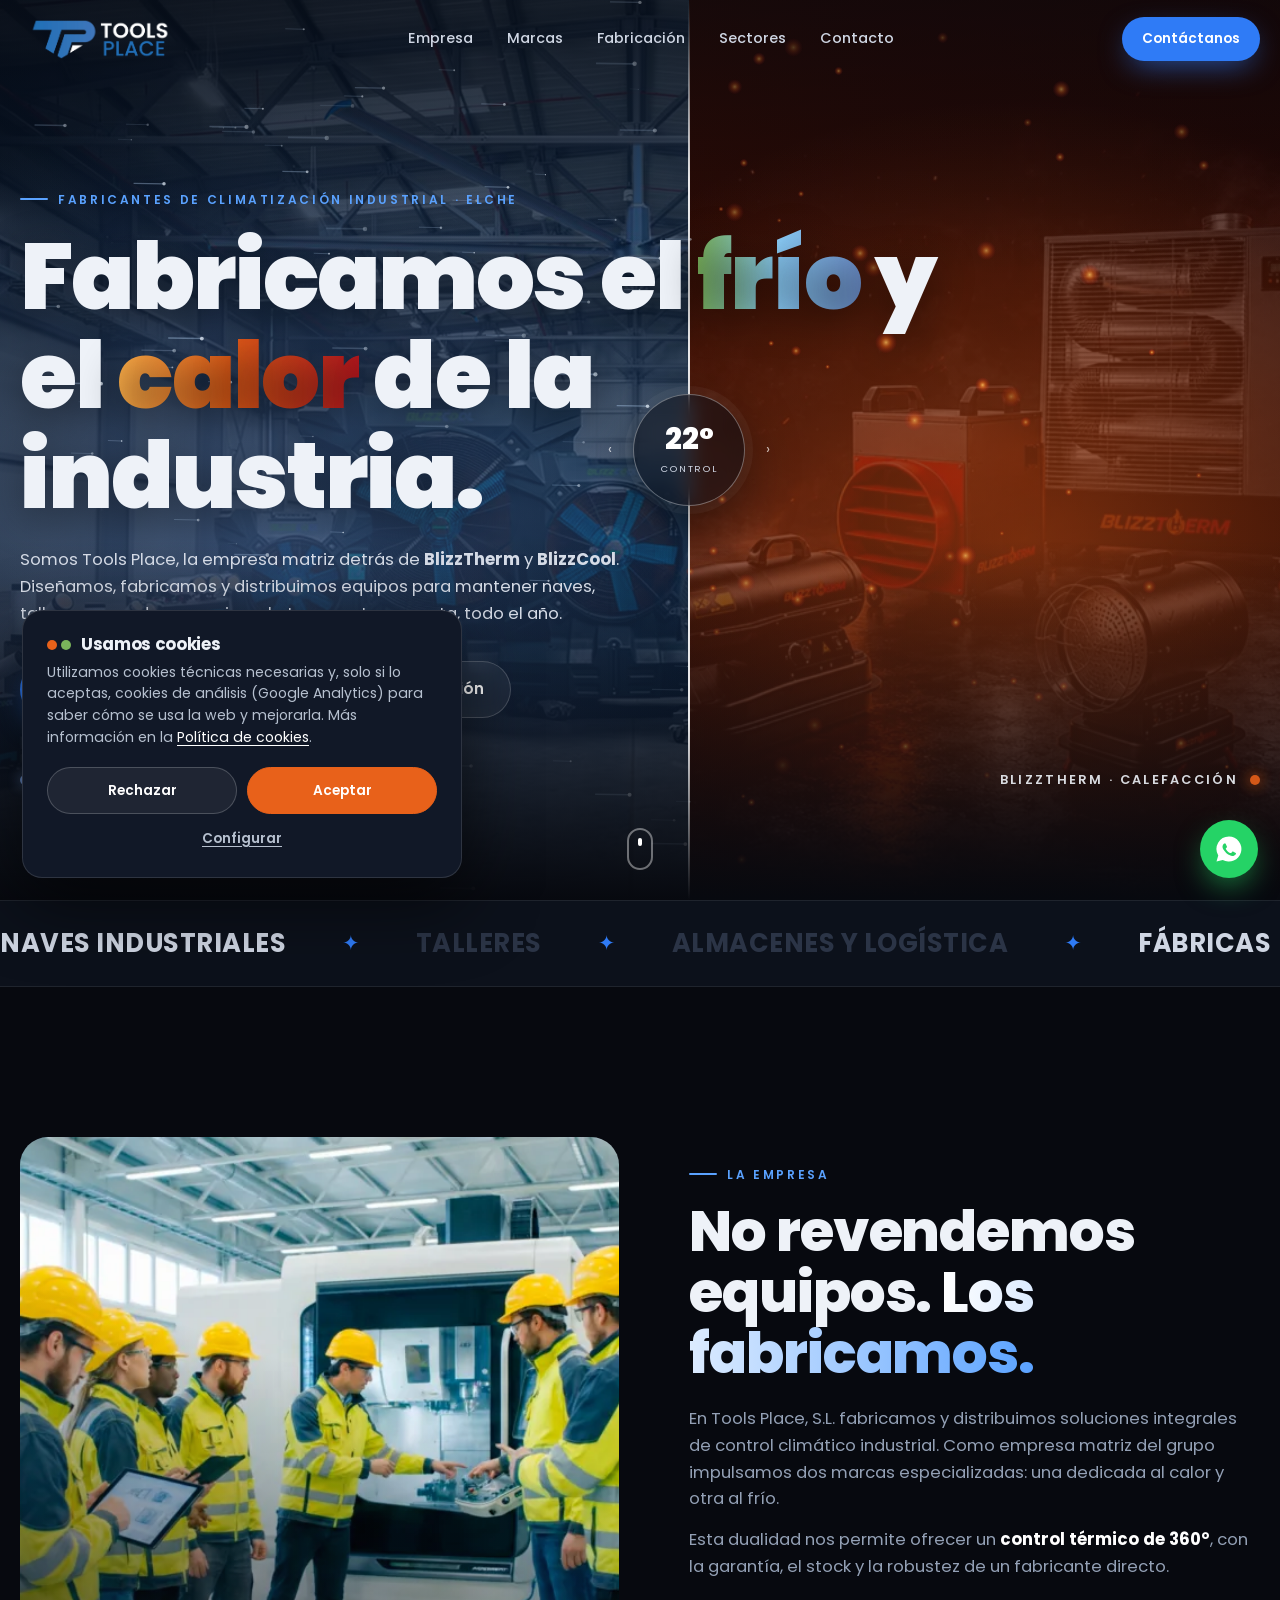
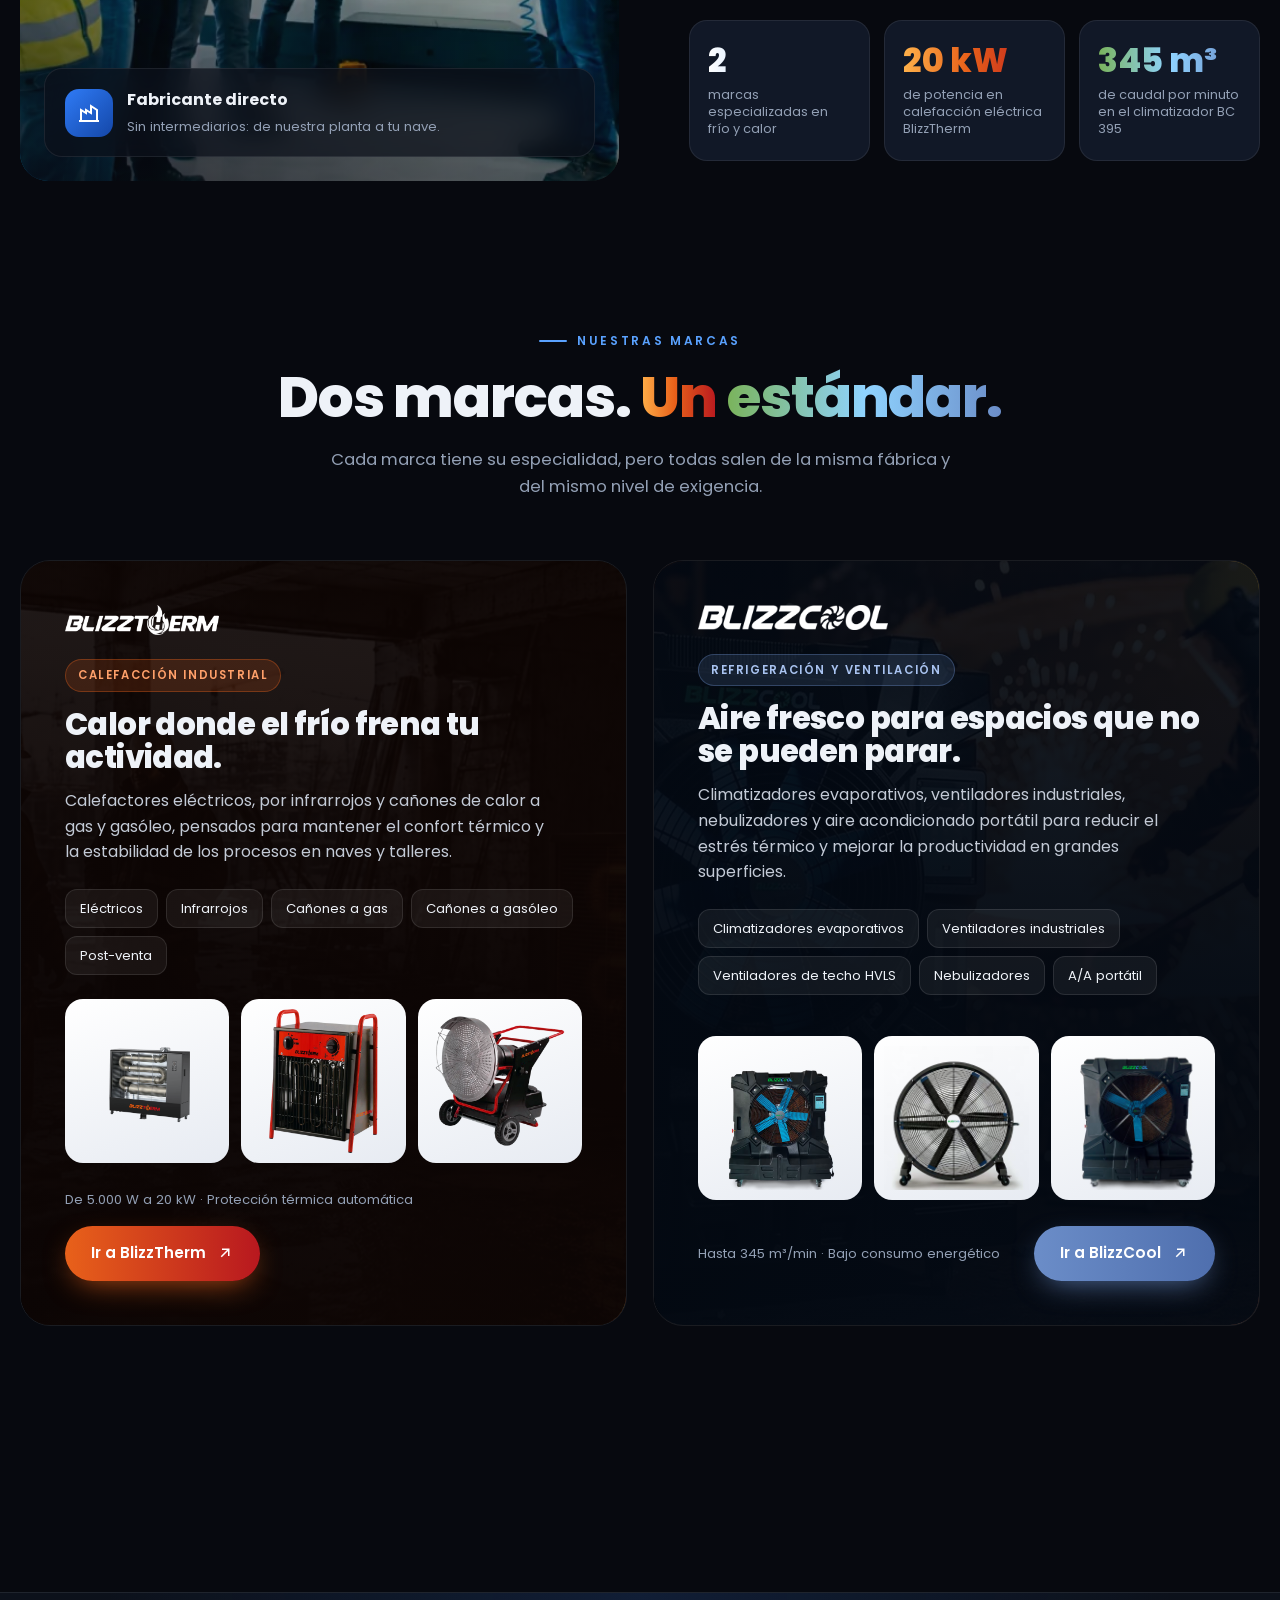
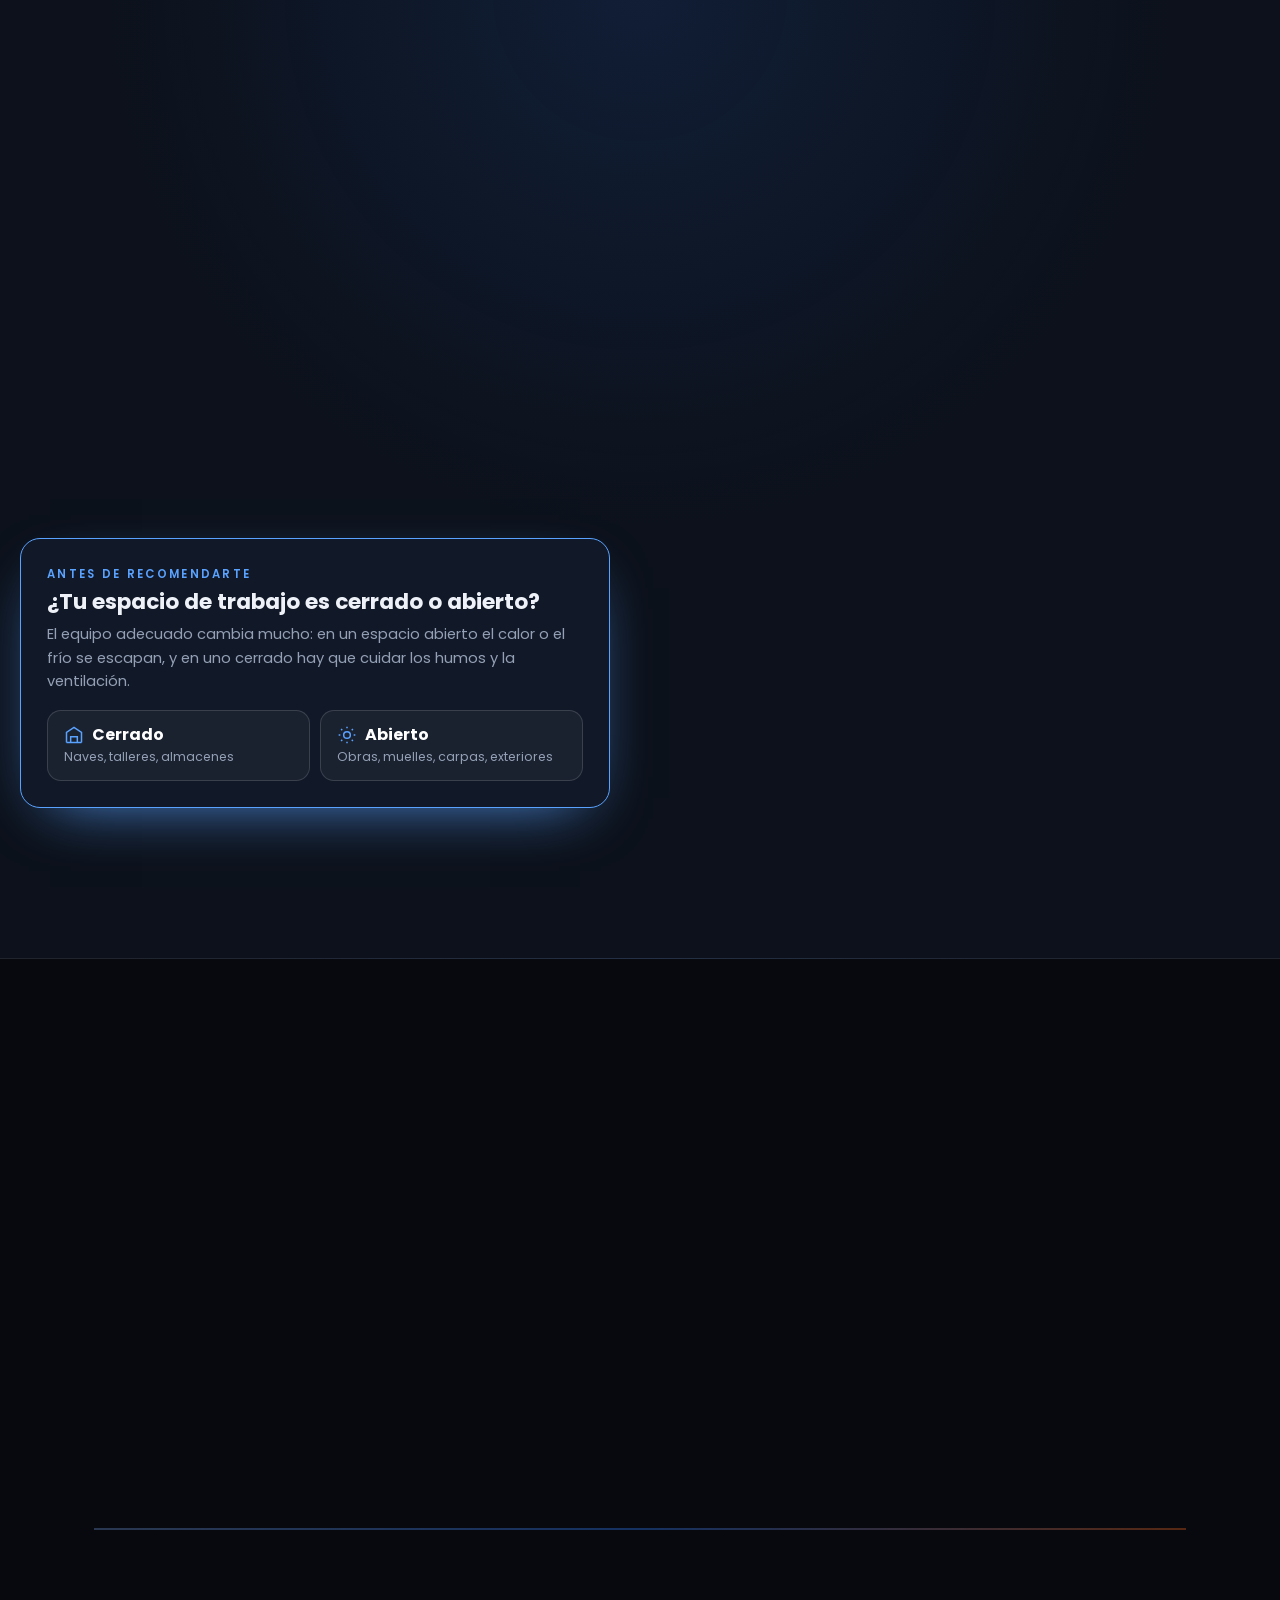
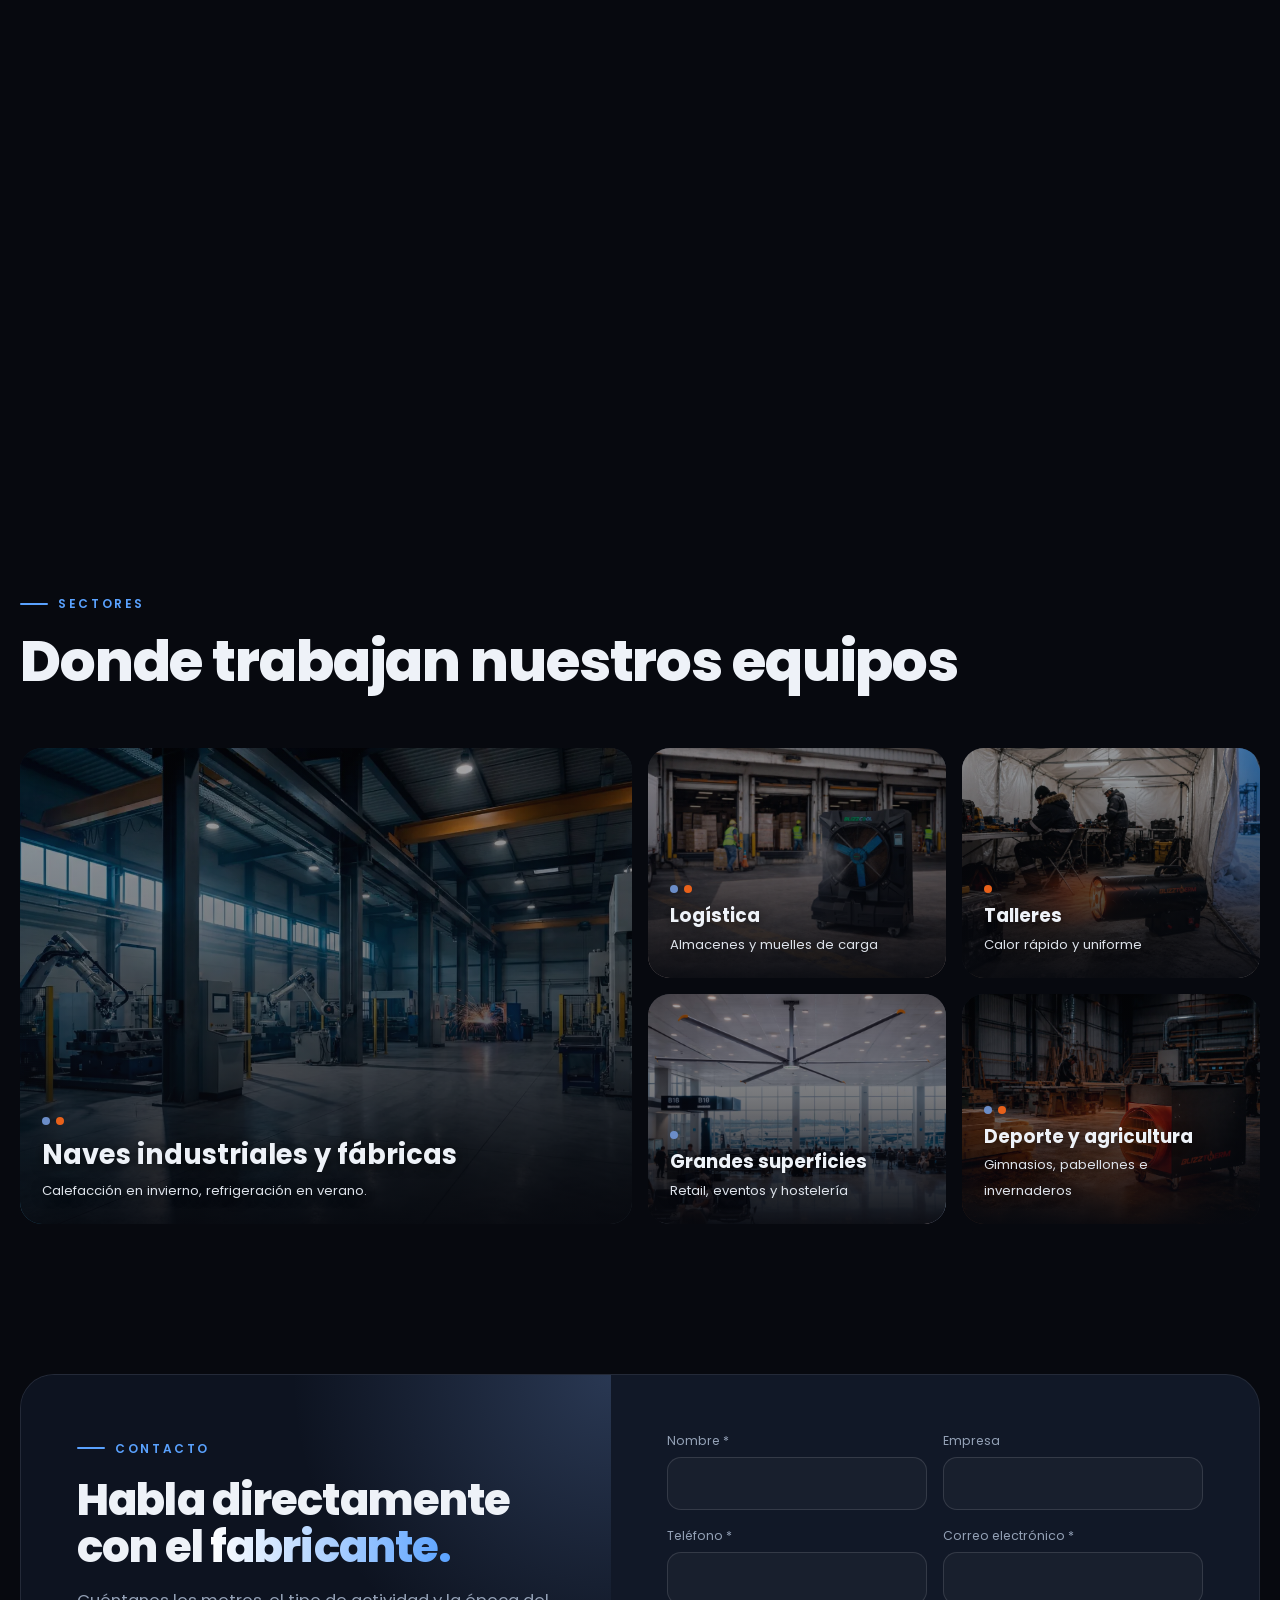
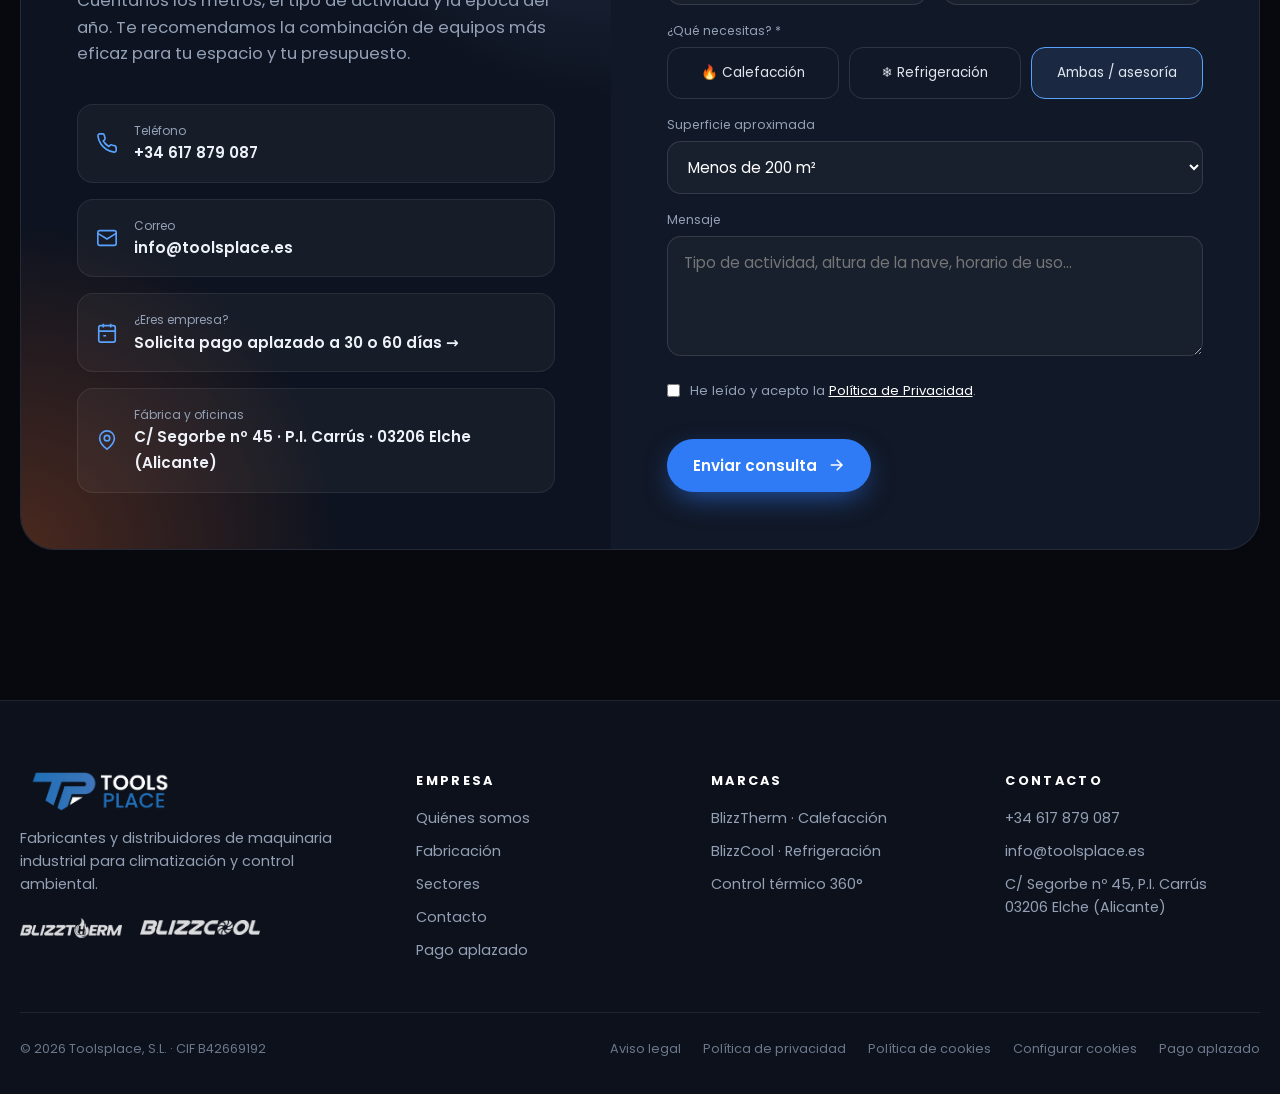
<file: index.html>
<!DOCTYPE html>
<html lang="es">
<head>
<meta charset="UTF-8">
<meta name="viewport" content="width=device-width, initial-scale=1">
<title>Tools Place | Fabricantes de climatización industrial · BlizzTherm y BlizzCool</title>
<meta name="description" content="Tools Place, S.L. es el fabricante detrás de BlizzTherm (calefacción industrial) y BlizzCool (refrigeración y ventilación industrial). Control térmico 360° para naves, talleres y grandes espacios.">
<link rel="icon" href="favicon.ico" sizes="48x48">
<link rel="icon" href="assets/icons/favicon-32.png" type="image/png" sizes="32x32">
<link rel="apple-touch-icon" href="assets/icons/apple-touch-icon.png">
<link rel="manifest" href="site.webmanifest">
<meta name="theme-color" content="#07090F">
<link rel="canonical" href="https://toolsplace.es/">
<meta property="og:type" content="website">
<meta property="og:site_name" content="Tools Place">
<meta property="og:locale" content="es_ES">
<meta property="og:url" content="https://toolsplace.es/">
<meta property="og:title" content="Tools Place | Fabricantes de climatización industrial · BlizzTherm y BlizzCool">
<meta property="og:description" content="Tools Place, S.L. es el fabricante detrás de BlizzTherm (calefacción industrial) y BlizzCool (refrigeración y ventilación industrial). Control térmico 360° para naves, talleres y grandes espacios.">
<meta property="og:image" content="https://toolsplace.es/assets/og/og-home.jpg">
<meta property="og:image:width" content="1200">
<meta property="og:image:height" content="630">
<meta property="og:image:alt" content="Tools Place: fabricamos el frío y el calor de la industria">
<meta name="twitter:card" content="summary_large_image">
<meta name="twitter:title" content="Tools Place | Fabricantes de climatización industrial · BlizzTherm y BlizzCool">
<meta name="twitter:description" content="Tools Place, S.L. es el fabricante detrás de BlizzTherm (calefacción industrial) y BlizzCool (refrigeración y ventilación industrial). Control térmico 360° para naves, talleres y grandes espacios.">
<meta name="twitter:image" content="https://toolsplace.es/assets/og/og-home.jpg">
<script type="application/ld+json">
{
 "@context": "https://schema.org",
 "@type": "Organization",
 "@id": "https://toolsplace.es/#organizacion",
 "name": "Tools Place, S.L.",
 "alternateName": "Tools Place",
 "url": "https://toolsplace.es/",
 "logo": "https://toolsplace.es/assets/img/Logo-Web-2-e1770219357109.webp",
 "image": "https://toolsplace.es/assets/og/og-home.jpg",
 "description": "Fabricante de climatización industrial: calefacción con BlizzTherm y refrigeración y ventilación con BlizzCool.",
 "email": "info@toolsplace.es",
 "telephone": "+34 617 879 087",
 "taxID": "B42669192",
 "address": {
  "@type": "PostalAddress",
  "streetAddress": "C/ Segorbe nº 45, P. I. Carrús",
  "postalCode": "03206",
  "addressLocality": "Elche",
  "addressRegion": "Alicante",
  "addressCountry": "ES"
 },
 "brand": [
  {
   "@type": "Brand",
   "name": "BlizzTherm",
   "url": "https://blizztherm.es/"
  },
  {
   "@type": "Brand",
   "name": "BlizzCool",
   "url": "https://blizzcool.es/"
  }
 ],
 "contactPoint": {
  "@type": "ContactPoint",
  "contactType": "customer service",
  "telephone": "+34 617 879 087",
  "email": "info@toolsplace.es",
  "areaServed": "ES",
  "availableLanguage": "es",
  "hoursAvailable": [
   {
    "@type": "OpeningHoursSpecification",
    "dayOfWeek": [
     "Monday",
     "Tuesday",
     "Wednesday",
     "Thursday",
     "Friday"
    ],
    "opens": "08:00",
    "closes": "14:00"
   },
   {
    "@type": "OpeningHoursSpecification",
    "dayOfWeek": [
     "Monday",
     "Tuesday",
     "Wednesday",
     "Thursday",
     "Friday"
    ],
    "opens": "15:30",
    "closes": "18:00"
   }
  ]
 }
}
</script>
<link rel="stylesheet" href="assets/css/fonts.css">
<style>
:root{
  --bg:#07090F;
  --bg-2:#0C111B;
  --panel:#111827;
  --line:rgba(255,255,255,.08);
  --text:#EEF2F8;
  --muted:#93A0B5;
  --tp:#2F7BF6;          /* azul Tools Place */
  --tp-2:#5AA2FF;
  --heat:#E8611A;        /* BlizzTherm */
  --heat-2:#B8181F;
  --cool:#6B8DC8;        /* BlizzCool */
  --cool-2:#7AB35B;
  --radius:22px;
  --ease:cubic-bezier(.22,1,.36,1);
}
*{box-sizing:border-box;margin:0;padding:0}
html{scroll-behavior:smooth}
body{font-family:'Poppins',system-ui,sans-serif;background:var(--bg);color:var(--text);overflow-x:hidden;-webkit-font-smoothing:antialiased;line-height:1.6}
img{max-width:100%;display:block}
a{color:inherit;text-decoration:none}
.wrap{width:min(1240px,100% - 40px);margin-inline:auto}
.eyebrow{display:inline-flex;align-items:center;gap:10px;font-size:.75rem;font-weight:600;letter-spacing:.22em;text-transform:uppercase;color:var(--tp-2)}
.eyebrow::before{content:"";width:28px;height:2px;background:currentColor;border-radius:2px}
h1,h2,h3{line-height:1.08;letter-spacing:-.02em}
h2{font-size:clamp(2rem,4.4vw,3.6rem);font-weight:800}
.lead{color:var(--muted);font-size:clamp(1rem,1.3vw,1.12rem);max-width:640px}
.t-heat{background:linear-gradient(90deg,#FFB14A,var(--heat) 45%,var(--heat-2));-webkit-background-clip:text;background-clip:text;color:transparent}
.t-cool{background:linear-gradient(90deg,var(--cool-2),#8FD3FF 50%,var(--cool));-webkit-background-clip:text;background-clip:text;color:transparent}
.t-tp{background:linear-gradient(90deg,#fff,var(--tp-2));-webkit-background-clip:text;background-clip:text;color:transparent}

.btn{display:inline-flex;align-items:center;gap:10px;padding:15px 26px;border-radius:999px;font-weight:600;font-size:.95rem;transition:transform .3s var(--ease),box-shadow .3s,background .3s;cursor:pointer;border:0;font-family:inherit}
.btn svg{width:18px;height:18px;transition:transform .3s var(--ease)}
.btn:hover svg{transform:translateX(4px)}
.btn-primary{background:var(--tp);color:#fff;box-shadow:0 10px 30px -8px rgba(47,123,246,.7)}
.btn-primary:hover{transform:translateY(-2px);box-shadow:0 16px 40px -8px rgba(47,123,246,.9)}
.btn-ghost{background:rgba(255,255,255,.06);color:#fff;border:1px solid rgba(255,255,255,.18);backdrop-filter:blur(8px)}
.btn-ghost:hover{background:rgba(255,255,255,.12)}

/* ---------- HEADER ---------- */
header{position:fixed;inset:0 0 auto 0;z-index:50;transition:background .4s,backdrop-filter .4s,border-color .4s;border-bottom:1px solid transparent}
header.scrolled{background:rgba(7,9,15,.78);backdrop-filter:blur(16px);border-color:var(--line)}
.nav{display:flex;align-items:center;justify-content:space-between;height:78px}
.logo{display:flex;align-items:center;gap:10px;font-weight:800;letter-spacing:.02em}
.logo img{height:40px;width:auto}
.logo .fallback{display:none;font-size:1.2rem}
.nav ul{display:flex;gap:34px;list-style:none;font-size:.9rem;font-weight:500}
.nav ul a{position:relative;color:#cfd6e3;transition:color .3s}
.nav ul a::after{content:"";position:absolute;left:0;bottom:-6px;height:2px;width:0;background:linear-gradient(90deg,var(--heat),var(--cool));transition:width .35s var(--ease)}
.nav ul a:hover{color:#fff}.nav ul a:hover::after{width:100%}
.nav .btn{padding:11px 20px;font-size:.85rem}
.burger{display:none;background:none;border:0;width:42px;height:42px;cursor:pointer}
.burger span{display:block;width:24px;height:2px;background:#fff;margin:5px auto;border-radius:2px;transition:transform .35s var(--ease),opacity .25s}
/* hamburguesa -> X */
.nav.open .burger span:nth-child(1){transform:translateY(7px) rotate(45deg)}
.nav.open .burger span:nth-child(2){opacity:0;transform:scaleX(0)}
.nav.open .burger span:nth-child(3){transform:translateY(-7px) rotate(-45deg)}

/* ---------- HERO (split frío / calor) ---------- */
.hero{position:relative;height:100vh;min-height:720px;overflow:hidden;--split:50%;cursor:ew-resize;user-select:none}
.hero .side{position:absolute;inset:0;background-size:cover;background-position:center}
.hero .cool{background-image:linear-gradient(115deg,rgba(6,20,40,.82),rgba(20,60,110,.55)),url("assets/img/General-4.avif");background-color:#0E2440}
.hero .heat{background-image:linear-gradient(245deg,rgba(40,8,4,.8),rgba(120,30,10,.5)),url("assets/img/Banner-1.webp");background-color:#3A1208;clip-path:inset(0 0 0 var(--split))}
.hero .cool::after,.hero .heat::after{content:"";position:absolute;inset:0}
.hero .cool::after{background:radial-gradient(60% 70% at 20% 60%,rgba(107,141,200,.35),transparent 70%)}
.hero .heat::after{background:radial-gradient(60% 70% at 80% 60%,rgba(232,97,26,.4),transparent 70%)}
#fx{position:absolute;inset:0;z-index:2;pointer-events:none}
.hero .shade{position:absolute;inset:0;z-index:3;background:linear-gradient(180deg,rgba(7,9,15,.55) 0%,transparent 30%,transparent 60%,var(--bg) 100%);pointer-events:none}
.divider{position:absolute;top:0;bottom:0;left:var(--split);z-index:4;width:2px;transform:translateX(-1px);background:linear-gradient(180deg,transparent,rgba(255,255,255,.9) 20%,rgba(255,255,255,.9) 80%,transparent);pointer-events:none}
.knob{position:absolute;top:50%;left:50%;transform:translate(-50%,-50%);width:112px;height:112px;border-radius:50%;background:rgba(10,14,22,.55);backdrop-filter:blur(10px);border:1px solid rgba(255,255,255,.35);display:grid;place-items:center;text-align:center;box-shadow:0 0 0 8px rgba(255,255,255,.04),0 20px 50px rgba(0,0,0,.5)}
.knob b{font-size:1.9rem;font-weight:800;line-height:1;font-variant-numeric:tabular-nums}
.knob small{display:block;font-size:.6rem;letter-spacing:.2em;color:#cfd6e3;margin-top:4px}
.knob .arrows{position:absolute;inset:-26px;display:flex;justify-content:space-between;align-items:center;font-size:.9rem;color:rgba(255,255,255,.7)}
.hero-content{position:absolute;z-index:5;inset:0;display:flex;flex-direction:column;justify-content:center;pointer-events:none}
.hero-content .wrap>*{pointer-events:auto}
.hero h1{font-size:clamp(2.6rem,7.2vw,6.4rem);font-weight:900;max-width:1000px;margin:18px 0 22px;text-shadow:0 10px 40px rgba(0,0,0,.45)}
.hero p.lead{color:#d5dbe6;max-width:600px}
.hero-cta{display:flex;gap:14px;flex-wrap:wrap;margin-top:34px}
.hero-labels{position:absolute;z-index:5;bottom:110px;left:0;right:0;pointer-events:none}
.hero-labels .wrap{display:flex;justify-content:space-between}
.hlabel{display:flex;align-items:center;gap:12px;font-size:.8rem;letter-spacing:.18em;text-transform:uppercase;font-weight:600;opacity:.9}
.hlabel i{width:10px;height:10px;border-radius:50%}
.hlabel.c i{background:var(--cool);box-shadow:0 0 14px var(--cool)}
.hlabel.h i{background:var(--heat);box-shadow:0 0 14px var(--heat)}
.scroll-hint{position:absolute;z-index:5;left:50%;bottom:30px;transform:translateX(-50%);width:26px;height:42px;border:2px solid rgba(255,255,255,.4);border-radius:14px}
.scroll-hint::after{content:"";position:absolute;left:50%;top:8px;width:4px;height:8px;margin-left:-2px;border-radius:2px;background:#fff;animation:sh 1.8s infinite}
@keyframes sh{0%{opacity:0;transform:translateY(0)}40%{opacity:1}100%{opacity:0;transform:translateY(14px)}}

/* ---------- MARQUEE ---------- */
.marquee{border-block:1px solid var(--line);background:var(--bg-2);overflow:hidden;padding:22px 0}
.marquee .track{display:flex;gap:56px;width:max-content;animation:mq 38s linear infinite}
.marquee span{display:flex;align-items:center;gap:56px;font-size:clamp(1.1rem,2vw,1.6rem);font-weight:700;color:#2b3446;white-space:nowrap;text-transform:uppercase;letter-spacing:.02em}
.marquee span::after{content:"✦";color:var(--tp);font-size:.8em}
.marquee span:nth-child(3n+1){color:#cfd6e3}
@keyframes mq{to{transform:translateX(-50%)}}

section{position:relative}
.sec{padding:clamp(90px,12vw,150px) 0}

/* ---------- FABRICANTES ---------- */
.maker{display:grid;grid-template-columns:1.05fr 1fr;gap:70px;align-items:center}
.maker-visual{position:relative;aspect-ratio:4/4.3;border-radius:28px;overflow:hidden;background:linear-gradient(135deg,#0f1a2e,#1b0f0c)}
.maker-visual img{width:100%;height:100%;object-fit:cover;transform:scale(1.08);transition:transform 1.4s var(--ease)}
.maker-visual.in img{transform:scale(1)}
.maker-visual::after{content:"";position:absolute;inset:0;background:linear-gradient(200deg,transparent 40%,rgba(7,9,15,.85))}
.badge-float{position:absolute;z-index:2;left:24px;bottom:24px;right:24px;display:flex;gap:14px;align-items:center;padding:18px 20px;border-radius:18px;background:rgba(12,17,27,.7);backdrop-filter:blur(14px);border:1px solid var(--line)}
.badge-float .ico{flex:none;width:48px;height:48px;border-radius:14px;display:grid;place-items:center;background:linear-gradient(135deg,var(--tp),#1447a8)}
.badge-float strong{display:block;font-size:1rem}
.badge-float small{color:var(--muted);font-size:.82rem}
.maker h2{margin:18px 0 22px}
.maker .lead+.lead{margin-top:14px}
.stats{display:grid;grid-template-columns:repeat(3,1fr);gap:14px;margin-top:40px}
.stat{padding:22px 18px;border-radius:18px;background:var(--panel);border:1px solid var(--line)}
.stat b{display:block;font-size:clamp(1.6rem,2.6vw,2.2rem);font-weight:800;line-height:1.1}
.stat small{color:var(--muted);font-size:.8rem;line-height:1.35;display:block;margin-top:6px}

/* ---------- MARCAS ---------- */
.brands-head{text-align:center;display:flex;flex-direction:column;align-items:center;gap:18px;margin-bottom:60px}
.brands{display:grid;grid-template-columns:1fr 1fr;gap:26px}
.brand{position:relative;border-radius:30px;overflow:hidden;min-height:660px;padding:44px;display:flex;flex-direction:column;border:1px solid var(--line);isolation:isolate;transform-style:preserve-3d;transition:transform .5s var(--ease),box-shadow .5s}
.brand .bg{position:absolute;inset:0;z-index:-2;background-size:cover;background-position:center;filter:grayscale(.35) brightness(.7);transform:scale(1.05);transition:transform 1.2s var(--ease)}
.brand:hover .bg{transform:scale(1.12)}
.brand::before{content:"";position:absolute;inset:0;z-index:-1}
.brand.therm .bg{background-image:url("assets/img/Calefactores-por-infrarrojos.webp");background-color:#2A0E08}
.brand.therm::before{background:linear-gradient(180deg,rgba(14,5,3,.86),rgba(12,5,4,.97) 55%),radial-gradient(80% 50% at 50% 115%,rgba(232,97,26,.45),transparent 70%)}
.brand.cool .bg{background-image:url("assets/img/Fundicion-2.webp");background-color:#0A1D33}
.brand.cool::before{background:linear-gradient(180deg,rgba(3,10,20,.86),rgba(3,9,18,.97) 55%),radial-gradient(80% 50% at 50% 115%,rgba(107,141,200,.45),transparent 70%)}
.brand.therm:hover{box-shadow:0 30px 90px -30px rgba(232,97,26,.65)}
.brand.cool:hover{box-shadow:0 30px 90px -30px rgba(107,141,200,.7)}
.brand .glow{position:absolute;z-index:-1;width:420px;height:420px;border-radius:50%;filter:blur(60px);opacity:0;transition:opacity .4s;pointer-events:none;transform:translate(-50%,-50%)}
.brand.therm .glow{background:rgba(232,97,26,.35)}
.brand.cool .glow{background:rgba(122,179,91,.28)}
.brand:hover .glow{opacity:1}
.brand-logo{align-self:flex-start;width:auto;height:auto;max-height:30px;max-width:190px;object-fit:contain;margin-bottom:6px}
.brand-logo-fb{display:none;font-size:2.2rem;font-weight:900;font-style:italic;letter-spacing:.02em}
.tag{display:inline-block;align-self:flex-start;padding:6px 12px;border-radius:999px;font-size:.72rem;font-weight:600;letter-spacing:.14em;text-transform:uppercase;margin:18px 0 16px}
.therm .tag{background:rgba(232,97,26,.16);color:#FFA06A;border:1px solid rgba(232,97,26,.35)}
.cool .tag{background:rgba(107,141,200,.16);color:#A9C3F0;border:1px solid rgba(107,141,200,.35)}
.brand h3{font-size:clamp(1.6rem,2.4vw,2.2rem);font-weight:800;margin-bottom:14px}
.brand p{color:#c3cad6;max-width:480px}
.lines{display:flex;flex-wrap:wrap;gap:8px;margin:24px 0}
.lines li{list-style:none}.lines a{display:block;padding:8px 14px;transition:background .3s,border-color .3s;border-radius:12px;background:rgba(255,255,255,.06);border:1px solid rgba(255,255,255,.1);font-size:.82rem}
.therm .lines a:hover{background:rgba(232,97,26,.2);border-color:rgba(232,97,26,.5)}.cool .lines a:hover{background:rgba(107,141,200,.2);border-color:rgba(107,141,200,.5)}
.products{margin-top:auto;display:grid;grid-template-columns:repeat(3,1fr);gap:12px}
.pcard{aspect-ratio:1;border-radius:18px;background:linear-gradient(160deg,#fff,#e7ebf2);display:grid;place-items:center;padding:10px;transition:transform .45s var(--ease)}
.pcard img{max-height:100%;object-fit:contain;mix-blend-mode:multiply}
.brand:hover .pcard:nth-child(1){transform:translateY(-6px)}
.brand:hover .pcard:nth-child(2){transform:translateY(-12px)}
.brand:hover .pcard:nth-child(3){transform:translateY(-6px)}
.brand-foot{display:flex;justify-content:space-between;align-items:center;margin-top:26px;gap:16px;flex-wrap:wrap}
.brand-foot small{color:var(--muted);font-size:.82rem}
.therm .btn{background:linear-gradient(90deg,var(--heat),var(--heat-2));color:#fff;box-shadow:0 10px 30px -10px rgba(232,97,26,.8)}
.cool .btn{background:linear-gradient(90deg,var(--cool),#4f6fae);color:#fff;box-shadow:0 10px 30px -10px rgba(107,141,200,.8)}
.brand .btn:hover{transform:translateY(-2px)}

/* ---------- PAGO APLAZADO (franja discreta) ---------- */
.paybar{margin-top:26px;display:flex;align-items:center;gap:22px;padding:18px 22px 18px 18px;border-radius:22px;background:var(--panel);border:1px solid var(--line);transition:border-color .4s,transform .4s var(--ease)}
.paybar:hover{border-color:rgba(90,162,255,.4);transform:translateY(-2px)}
.paybar .ico{flex:none;width:52px;height:52px;border-radius:16px;display:grid;place-items:center;background:rgba(47,123,246,.14);color:var(--tp-2)}
.paybar .ico svg{width:24px;height:24px}
.paybar .txt{flex:1;min-width:0}
.paybar strong{display:block;font-size:1rem}
.paybar small{color:var(--muted);font-size:.85rem}
.paybar .days{display:flex;gap:8px}
.paybar .days span{padding:6px 12px;border-radius:999px;font-size:.78rem;font-weight:600;color:#cfd6e3;background:rgba(255,255,255,.05);border:1px solid var(--line);white-space:nowrap}
.paybar .go{flex:none;display:inline-flex;align-items:center;gap:8px;padding:11px 18px;border-radius:999px;font-weight:600;font-size:.85rem;color:#fff;border:1px solid rgba(255,255,255,.18);background:rgba(255,255,255,.05);transition:background .3s}
.paybar:hover .go{background:var(--tp);border-color:var(--tp)}
.paybar .go svg{width:16px;height:16px;transition:transform .3s var(--ease)}
.paybar:hover .go svg{transform:translateX(3px)}
@media (max-width:860px){.paybar{flex-wrap:wrap}.paybar .txt{flex-basis:calc(100% - 80px)}.paybar .days{order:3}.paybar .go{order:4;margin-left:auto}}

/* ---------- 360 ---------- */
.dial-sec{background:radial-gradient(60% 80% at 50% 0%,rgba(47,123,246,.12),transparent 70%),var(--bg-2);border-block:1px solid var(--line);overflow:hidden}
.dial-grid{display:grid;grid-template-columns:1fr 1fr;grid-template-areas:"head dial" "ctrl dial" "reco dial";column-gap:60px;align-items:center}
.dial-head{grid-area:head;align-self:end}.dial-ctrl{grid-area:ctrl}.dial-grid .reco{grid-area:reco;align-self:start}.dial-wrap{grid-area:dial}
.dial-wrap{position:relative;display:grid;place-items:center}
.dial{width:min(460px,100%);aspect-ratio:1;position:relative}
.dial svg{width:100%;height:100%;overflow:visible}
.dial-center{position:absolute;inset:0;display:grid;place-items:center;text-align:center}
.dial-center b{font-size:clamp(3rem,7vw,5rem);font-weight:900;line-height:1;font-variant-numeric:tabular-nums;transition:color .3s}
.dial-center small{display:block;color:var(--muted);letter-spacing:.2em;text-transform:uppercase;font-size:.7rem;margin-top:8px}
.range{width:100%;margin-top:26px;touch-action:pan-y;-webkit-appearance:none;appearance:none;height:10px;border-radius:10px;background:linear-gradient(90deg,var(--cool-2),var(--cool) 30%,#9aa6b8 50%,var(--heat) 70%,var(--heat-2));outline:none}
.range::-webkit-slider-thumb{-webkit-appearance:none;width:28px;height:28px;border-radius:50%;background:#fff;border:4px solid var(--bg);box-shadow:0 0 0 2px #fff,0 6px 18px rgba(0,0,0,.5);cursor:grab}
.range::-moz-range-thumb{width:22px;height:22px;border-radius:50%;background:#fff;border:4px solid var(--bg);cursor:grab}
.range-labels{display:flex;justify-content:space-between;color:var(--muted);font-size:.75rem;margin-top:10px}
.xr{position:relative;display:block;padding:11px 0;cursor:pointer;touch-action:pan-y;-webkit-tap-highlight-color:transparent;-webkit-user-select:none;user-select:none;--xt:28px}
.xr>input{pointer-events:none;margin:0!important;display:block}
.xr>input::-webkit-slider-thumb{opacity:0}
.xr>input::-moz-range-thumb{opacity:0}
.xr-thumb{position:absolute;top:50%;left:calc(var(--xt) / 2 + var(--xp,0) * (100% - var(--xt)));width:var(--xt);height:var(--xt);box-sizing:border-box;border-radius:50%;background:#fff;border:4px solid var(--bg);box-shadow:0 0 0 2px #fff,0 6px 18px rgba(0,0,0,.5);transform:translate(-50%,-50%);pointer-events:none}
.xr:focus-within .xr-thumb{box-shadow:0 0 0 2px #fff,0 0 0 7px rgba(255,255,255,.25),0 6px 18px rgba(0,0,0,.5)}
@media (max-width:640px){.xr{--xt:34px;padding:14px 0}}
.dial-ctrl .xr{margin-top:15px}
@media (max-width:1024px){.dial-ctrl .xr{margin-top:7px}}

.reco{margin-top:30px;padding:26px;border-radius:20px;background:var(--panel);border:1px solid var(--line);min-height:170px;transition:border-color .4s,box-shadow .4s}
.reco .who{font-size:.72rem;letter-spacing:.2em;text-transform:uppercase;font-weight:600}
.reco h4{font-size:1.35rem;margin:6px 0 8px;line-height:1.2}
.reco p{color:var(--muted);font-size:.92rem}
.space-q{display:grid;grid-template-columns:1fr 1fr;gap:10px;margin-top:16px}
.space-q button{font:inherit;line-height:1.3;cursor:pointer;text-align:left;padding:14px 16px;border-radius:14px;border:1px solid rgba(255,255,255,.14);background:rgba(255,255,255,.04);color:#fff;transition:border-color .3s,background .3s,transform .3s}
.space-q button:hover,.space-q button:focus-visible{border-color:var(--tp-2);background:rgba(90,162,255,.1);transform:translateY(-2px);outline:none}
.space-q b{display:flex;align-items:center;gap:8px;font-size:1rem}
.space-q svg{width:20px;height:20px;flex:none;color:var(--tp-2)}
.space-q small{display:block;color:var(--muted);font-size:.78rem;margin-top:4px}
.space-seg{display:inline-flex;gap:4px;padding:4px;border-radius:999px;background:rgba(255,255,255,.05);border:1px solid var(--line);margin-bottom:14px}
.space-seg button{font:inherit;font-size:.78rem;font-weight:600;padding:6px 14px;border-radius:999px;border:0;background:transparent;color:var(--muted);cursor:pointer;transition:background .3s,color .3s}
.space-seg button:hover{color:#fff}
.space-seg button[aria-pressed="true"]{background:#fff;color:#07090F}
.reco-links{display:flex;flex-wrap:wrap;gap:10px;margin-top:16px}.reco-links a{display:inline-block;padding:10px 18px;border-radius:999px;font-weight:600;font-size:.85rem;border:1px solid transparent;transition:transform .3s var(--ease),filter .3s}.reco-links a:hover{transform:translateY(-2px);filter:brightness(1.1)}.reco-links a.sec{background:transparent}

/* ---------- FABRICACIÓN ---------- */
.process{display:grid;grid-template-columns:repeat(4,1fr);gap:18px;margin-top:60px;counter-reset:step;position:relative}
.process::before{content:"";position:absolute;top:34px;left:6%;right:6%;height:2px;background:linear-gradient(90deg,var(--cool),var(--tp),var(--heat));opacity:.35}
.step{position:relative;padding:0 6px}
.step .num{width:68px;height:68px;border-radius:20px;display:grid;place-items:center;background:var(--panel);border:1px solid var(--line);font-weight:800;font-size:1.2rem;margin-bottom:22px;position:relative;z-index:1;transition:transform .4s var(--ease),background .4s}
.step:hover .num{transform:translateY(-6px) rotate(-6deg);background:var(--tp)}
.step h4{font-size:1.12rem;margin-bottom:8px}
.step p{color:var(--muted);font-size:.9rem}
.values{display:grid;grid-template-columns:repeat(4,1fr);gap:18px;margin-top:70px}
.value{padding:30px 24px;border-radius:22px;background:linear-gradient(180deg,rgba(255,255,255,.04),rgba(255,255,255,.01));border:1px solid var(--line);transition:transform .4s var(--ease),border-color .4s}
.value:hover{transform:translateY(-6px);border-color:rgba(90,162,255,.4)}
.value svg{width:34px;height:34px;color:var(--tp-2);margin-bottom:18px}
.value h4{font-size:1.05rem;margin-bottom:6px}
.value p{color:var(--muted);font-size:.88rem}

/* ---------- SECTORES ---------- */
.sectors{display:grid;grid-template-columns:repeat(4,1fr);grid-auto-rows:230px;gap:16px;margin-top:56px}
.sector{position:relative;border-radius:22px;overflow:hidden;background:#141b28;display:flex;align-items:flex-end;padding:22px}
.sector.big{grid-column:span 2;grid-row:span 2}
.sector .img{position:absolute;inset:0;z-index:0;background-size:cover;background-position:center;transition:transform 1s var(--ease)}
.sector:hover .img{transform:scale(1.08)}
.sector::after{content:"";position:absolute;inset:0;background:linear-gradient(180deg,rgba(7,9,15,.35),rgba(7,9,15,.55) 45%,rgba(7,9,15,.95))}
.sector div{position:relative;z-index:1}
.sector h4{font-size:1.15rem}
.sector.big h4{font-size:1.7rem}
.sector small{color:#dde2ea;font-size:.82rem}
.sector h4,.sector small{text-shadow:0 2px 12px rgba(0,0,0,.7)}
.chips{display:flex;gap:6px;margin-bottom:8px}
.chip{width:8px;height:8px;border-radius:50%}
.chip.h{background:var(--heat)}.chip.c{background:var(--cool)}

/* ---------- CONTACTO ---------- */
.contact{border-radius:34px;overflow:hidden;display:grid;grid-template-columns:1fr 1.1fr;background:var(--panel);border:1px solid var(--line)}
.contact-info{padding:56px;position:relative;background:radial-gradient(90% 70% at 0% 100%,rgba(232,97,26,.28),transparent 60%),radial-gradient(90% 70% at 100% 0%,rgba(107,141,200,.3),transparent 60%),#0d1320}
.contact-info h2{font-size:clamp(1.9rem,3.4vw,2.8rem);margin:18px 0 18px}
.cinfo{margin-top:36px;display:grid;gap:16px}
.cinfo a,.cinfo div{display:flex;gap:16px;align-items:center;padding:16px 18px;border-radius:16px;background:rgba(255,255,255,.04);border:1px solid var(--line);transition:background .3s}
.cinfo a:hover{background:rgba(255,255,255,.09)}
.cinfo svg{width:22px;height:22px;flex:none;color:var(--tp-2)}
.cinfo small{display:block;color:var(--muted);font-size:.75rem}
.cinfo strong{font-weight:600;font-size:.95rem}
form{padding:56px;display:grid;grid-template-columns:1fr 1fr;gap:16px;align-content:start}
form .full{grid-column:1/-1}
label{font-size:.78rem;color:var(--muted);display:block;margin-bottom:6px}
input:not([type=range]),select,textarea{width:100%;padding:14px 16px;border-radius:14px;border:1px solid rgba(255,255,255,.12);background:rgba(255,255,255,.03);color:#fff;font-family:inherit;font-size:.95rem;transition:border-color .3s,background .3s}
/* iPhone/iPad: sin zoom al tocar los campos (Safari amplía si la letra es menor de 16 px) */
@supports (-webkit-touch-callout:none){input:not([type=range]),select,textarea{font-size:16px}}
input:not([type=range]):focus,select:focus,textarea:focus{outline:none;border-color:var(--tp-2);background:rgba(90,162,255,.06)}
select option{background:var(--panel)}
textarea{min-height:120px;resize:vertical}
.choice{display:grid;grid-template-columns:repeat(3,1fr);gap:10px}
.choice input{display:none}
.choice label{margin:0;padding:14px 10px;border-radius:14px;border:1px solid rgba(255,255,255,.12);text-align:center;color:#dfe5ee;font-size:.85rem;cursor:pointer;transition:.3s}
.choice input:checked+label.h{border-color:var(--heat);background:rgba(232,97,26,.15)}
.choice input:checked+label.c{border-color:var(--cool);background:rgba(107,141,200,.15)}
.choice input:checked+label.b{border-color:var(--tp-2);background:rgba(90,162,255,.12)}
.check{display:flex;gap:10px;align-items:flex-start;font-size:.82rem;color:var(--muted)}
.check input{width:auto;margin-top:4px}

/* ---------- FOOTER ---------- */
footer{border-top:1px solid var(--line);padding:70px 0 34px;margin-top:clamp(90px,12vw,150px);background:var(--bg-2)}
.fgrid{display:grid;grid-template-columns:1.4fr 1fr 1fr 1fr;gap:40px}
footer h5{font-size:.8rem;letter-spacing:.18em;text-transform:uppercase;color:#fff;margin-bottom:16px}
footer ul{list-style:none;display:grid;gap:10px;font-size:.9rem;color:var(--muted)}
footer ul a:hover{color:#fff}
footer p{color:var(--muted);font-size:.9rem;margin-top:16px;max-width:340px}
.fbrands{display:flex;gap:18px;align-items:center;margin-top:22px}
.fbrands img{width:auto;height:auto;max-height:20px;max-width:120px;object-fit:contain;opacity:.85}
.legal{display:flex;justify-content:space-between;gap:20px;flex-wrap:wrap;border-top:1px solid var(--line);margin-top:50px;padding-top:26px;font-size:.8rem;color:#6b778b}
.legal div{display:flex;gap:22px;flex-wrap:wrap}

.wa{position:fixed;right:22px;bottom:22px;z-index:60;width:58px;height:58px;border-radius:50%;background:#25D366;display:grid;place-items:center;box-shadow:0 12px 30px -6px rgba(37,211,102,.6);transition:transform .3s var(--ease)}
.wa:hover{transform:scale(1.08)}
.wa svg{width:30px;height:30px;fill:#fff}

/* reveal */
.rv{opacity:0;transform:translateY(40px);transition:opacity 1s var(--ease),transform 1s var(--ease)}
.rv.in{opacity:1;transform:none}
.rv.d1{transition-delay:.1s}.rv.d2{transition-delay:.2s}.rv.d3{transition-delay:.3s}

/* ---------- RESPONSIVE ---------- */
@media (max-width:1024px){
  .maker,.contact{grid-template-columns:1fr}
  .dial-grid{grid-template-columns:1fr;grid-template-areas:"head" "dial" "ctrl" "reco"}
  .dial-head{text-align:center}.dial-head .lead{margin-inline:auto}
  .dial-wrap{margin:24px 0 -30px}.dial{width:min(320px,72vw)}
  .dial-ctrl,.dial-grid .reco{max-width:560px;width:100%;justify-self:center}.dial-ctrl .range{margin-top:18px}
  .brands{grid-template-columns:1fr}
  .process,.values{grid-template-columns:1fr 1fr}
  .process::before{display:none}
  .sectors{grid-template-columns:1fr 1fr}
  .fgrid{grid-template-columns:1fr 1fr}
}
@media (max-width:860px){
  .nav .btn{display:none}
  .burger{display:block}
  /* menú móvil: aparece deslizando y los enlaces entran escalonados */
  .nav ul{flex-direction:column;position:absolute;top:78px;left:0;right:0;padding:26px 20px;gap:22px;background:rgba(7,9,15,.97);border-bottom:1px solid var(--line);font-size:1.05rem;
    opacity:0;visibility:hidden;transform:translateY(-12px);pointer-events:none;transition:opacity .35s var(--ease),transform .35s var(--ease),visibility 0s linear .35s}
  .nav.open ul{opacity:1;visibility:visible;transform:none;pointer-events:auto;transition:opacity .35s var(--ease),transform .35s var(--ease)}
  .nav ul li{opacity:0;transform:translateY(-8px);transition:opacity .3s,transform .35s var(--ease)}
  .nav.open ul li{opacity:1;transform:none}
  .nav.open ul li:nth-child(2){transition-delay:.05s}.nav.open ul li:nth-child(3){transition-delay:.1s}
  .nav.open ul li:nth-child(4){transition-delay:.15s}.nav.open ul li:nth-child(5){transition-delay:.2s}
}
@media (max-width:640px){
  .wrap{width:calc(100% - 32px)}
  /* hero en móvil: el alto lo marca el contenido; control y etiquetas debajo de los botones */
  .hero{height:auto;min-height:100svh;display:flex;flex-direction:column}
  .hero-content{position:relative;inset:auto;flex:1;justify-content:flex-start;padding:112px 0 232px}
  .hero h1{font-size:clamp(2.3rem,11vw,3rem);margin:14px 0 16px}
  .hero p.lead{font-size:.98rem}
  .hero-cta{margin-top:26px;flex-direction:column;align-items:stretch}.hero-cta .btn{justify-content:center}
  .knob{top:auto;bottom:108px;transform:translate(-50%,0);width:84px;height:84px}.knob b{font-size:1.35rem}.knob .arrows{inset:-22px}
  .hero-labels{bottom:44px}.hlabel{font-size:.66rem;letter-spacing:.12em;gap:8px}
  .scroll-hint{display:none}
  .brand{padding:28px;min-height:auto}
  .stats{grid-template-columns:1fr 1fr}
  .process,.values,.sectors{grid-template-columns:1fr}
  .sector.big{grid-column:auto;grid-row:span 1}
  form,.contact-info{padding:30px 22px}
  form{grid-template-columns:1fr}
  .choice{grid-template-columns:1fr}
  .dial-head .eyebrow{letter-spacing:.16em}.dial-head .eyebrow::before{display:none}
  .dial{width:min(250px,68vw)}
  .dial-center b{font-size:clamp(2.6rem,14vw,3.4rem)}.dial-center small{font-size:.62rem}
  .range{height:12px}.range::-webkit-slider-thumb{width:34px;height:34px}.range::-moz-range-thumb{width:26px;height:26px}
  .reco{padding:20px;margin-top:22px;min-height:0}.reco h4{font-size:1.18rem}
  .reco-links{flex-direction:column}.reco-links a{text-align:center;padding:13px 18px}
  .space-q{grid-template-columns:1fr}
  .fgrid{grid-template-columns:1fr}
}
@media (prefers-reduced-motion:reduce){
  *,*::before,*::after{animation:none!important;transition:none!important}
  .rv{opacity:1;transform:none}
}

.fstatus{font-size:.88rem;border-radius:14px}
.fstatus.ok,.fstatus.err{padding:14px 16px}
.fstatus.ok{background:rgba(122,179,91,.14);border:1px solid rgba(122,179,91,.45);color:#cfe9bf}
.fstatus.err{background:rgba(184,24,31,.14);border:1px solid rgba(184,24,31,.5);color:#ffc9c9}
.hp{position:absolute!important;left:-9999px!important;width:1px;height:1px;opacity:0}
button[disabled]{opacity:.7;cursor:wait}
</style>
</head>
<body>

<!-- ============ HEADER ============ -->
<header id="top">
  <div class="wrap nav" id="nav">
    <a href="#top" class="logo" aria-label="Tools Place">
      <img src="assets/img/Logo-Web-2-e1770219357109.webp" alt="Tools Place" onerror="this.style.display='none';this.nextElementSibling.style.display='block'">
      <span class="fallback"><span class="t-tp">TOOLS</span> PLACE</span>
    </a>
    <ul>
      <li><a href="#fabricantes">Empresa</a></li>
      <li><a href="#marcas">Marcas</a></li>
      <li><a href="#fabricacion">Fabricación</a></li>
      <li><a href="#sectores">Sectores</a></li>
      <li><a href="#contacto">Contacto</a></li>
    </ul>
    <a href="#contacto" class="btn btn-primary">Contáctanos</a>
    <button class="burger" type="button" aria-label="Abrir menú" aria-expanded="false"><span></span><span></span><span></span></button>
  </div>
</header>

<!-- ============ HERO ============ -->
<section class="hero" id="hero" aria-label="Frío y calor industrial">
  <div class="side cool"></div>
  <div class="side heat"></div>
  <canvas id="fx"></canvas>
  <div class="shade"></div>
  <div class="divider"><div class="knob"><div class="arrows"><span>‹</span><span>›</span></div><div><b id="temp">21°</b><small>CONTROL</small></div></div></div>

  <div class="hero-content">
    <div class="wrap">
      <span class="eyebrow rv">Fabricantes de climatización industrial · Elche</span>
      <h1 class="rv d1">Fabricamos el <span class="t-cool">frío</span> y el <span class="t-heat">calor</span> de la industria.</h1>
      <p class="lead rv d2">Somos Tools Place, la empresa matriz detrás de <strong>BlizzTherm</strong> y <strong>BlizzCool</strong>. Diseñamos, fabricamos y distribuimos equipos para mantener naves, talleres y grandes espacios a la temperatura exacta, todo el año.</p>
      <div class="hero-cta rv d3">
        <a href="#marcas" class="btn btn-primary">Descubrir las marcas <svg viewBox="0 0 24 24" fill="none" stroke="currentColor" stroke-width="2"><path d="M5 12h14M13 5l7 7-7 7"/></svg></a>
        <a href="#contacto" class="btn btn-ghost">Solicitar información</a>
      </div>
    </div>
  </div>
  <div class="hero-labels"><div class="wrap"><span class="hlabel c"><i></i>BlizzCool · Refrigeración</span><span class="hlabel h">BlizzTherm · Calefacción<i></i></span></div></div>
  <div class="scroll-hint" aria-hidden="true"></div>
</section>

<!-- ============ MARQUEE ============ -->
<div class="marquee" aria-hidden="true">
  <div class="track" id="mq">
    <span>Naves industriales</span><span>Talleres</span><span>Almacenes y logística</span><span>Fábricas</span><span>Gimnasios</span><span>Pabellones deportivos</span><span>Agricultura</span><span>Eventos</span><span>Hostelería</span><span>Retail</span>
  </div>
</div>

<!-- ============ SOMOS FABRICANTES ============ -->
<section class="sec" id="fabricantes">
  <div class="wrap maker">
    <div class="maker-visual rv" id="mv">
      <img src="assets/img/Section-2-scaled-1-1024x572.webp" alt="Planta industrial Tools Place" loading="lazy" onerror="this.style.display='none'">
      <div class="badge-float">
        <div class="ico"><svg width="24" height="24" viewBox="0 0 24 24" fill="none" stroke="#fff" stroke-width="2"><path d="M2 20h20M4 20V9l5 3V9l5 3V5l6 4v11"/></svg></div>
        <div><strong>Fabricante directo</strong><small>Sin intermediarios: de nuestra planta a tu nave.</small></div>
      </div>
    </div>
    <div>
      <span class="eyebrow rv">La empresa</span>
      <h2 class="rv d1">No revendemos equipos. <span class="t-tp">Los fabricamos.</span></h2>
      <p class="lead rv d2">En Tools Place, S.L. fabricamos y distribuimos soluciones integrales de control climático industrial. Como empresa matriz del grupo impulsamos dos marcas especializadas: una dedicada al calor y otra al frío.</p>
      <p class="lead rv d2">Esta dualidad nos permite ofrecer un <strong style="color:#fff">control térmico de 360°</strong>, con la garantía, el stock y la robustez de un fabricante directo.</p>
      <div class="stats">
        <div class="stat rv d1"><b class="t-tp"><span data-count="2">0</span></b><small>marcas especializadas en frío y calor</small></div>
        <div class="stat rv d2"><b class="t-heat"><span data-count="20">0</span> kW</b><small>de potencia en calefacción eléctrica BlizzTherm</small></div>
        <div class="stat rv d3"><b class="t-cool"><span data-count="345">0</span> m³</b><small>de caudal por minuto en el climatizador BC 395</small></div>
      </div>
    </div>
  </div>
</section>

<!-- ============ MARCAS ============ -->
<section class="sec" id="marcas" style="padding-top:0">
  <div class="wrap">
    <div class="brands-head">
      <span class="eyebrow rv">Nuestras marcas</span>
      <h2 class="rv d1">Dos marcas. <span class="t-heat">Un</span> <span class="t-cool">estándar.</span></h2>
      <p class="lead rv d2">Cada marca tiene su especialidad, pero todas salen de la misma fábrica y del mismo nivel de exigencia.</p>
    </div>

    <div class="brands">
      <!-- BLIZZTHERM -->
      <article class="brand therm rv d1">
        <div class="bg"></div><div class="glow"></div>
        <img class="brand-logo" src="assets/img/LOGO_BLIZZTHERM_BLANCO-1024x200.png" alt="BlizzTherm" onerror="this.style.display='none';this.nextElementSibling.style.display='block'">
        <span class="brand-logo-fb t-heat">BLIZZTHERM</span>
        <span class="tag">Calefacción industrial</span>
        <h3>Calor donde el frío frena tu actividad.</h3>
        <p>Calefactores eléctricos, por infrarrojos y cañones de calor a gas y gasóleo, pensados para mantener el confort térmico y la estabilidad de los procesos en naves y talleres.</p>
        <ul class="lines"><li><a href="https://blizztherm.es/calefactor-industrial-electrico/" target="_blank" rel="noopener">Eléctricos</a></li><li><a href="https://blizztherm.es/calefactor-infrarrojos-industrial/" target="_blank" rel="noopener">Infrarrojos</a></li><li><a href="https://blizztherm.es/canon-calor-industrial/gas/" target="_blank" rel="noopener">Cañones a gas</a></li><li><a href="https://blizztherm.es/canon-calor-industrial/gasoil/" target="_blank" rel="noopener">Cañones a gasóleo</a></li><li><a href="https://blizztherm.es/post-venta/" target="_blank" rel="noopener">Post-venta</a></li></ul>
        <div class="products">
          <div class="pcard"><img src="assets/img/BGO5201-18-1.webp" alt="Calefactor infrarrojo BTC 18" loading="lazy" onerror="this.remove()"></div>
          <div class="pcard"><img src="assets/img/IFH03-150G.webp" alt="Calefactor eléctrico BTE 150" loading="lazy" onerror="this.remove()"></div>
          <div class="pcard"><img src="assets/img/BGO1402-45.webp" alt="Calefactor infrarrojos BTI 45" loading="lazy" onerror="this.remove()"></div>
        </div>
        <div class="brand-foot">
          <small>De 5.000 W a 20 kW · Protección térmica automática</small>
          <a class="btn" href="https://blizztherm.es/" target="_blank" rel="noopener">Ir a BlizzTherm <svg viewBox="0 0 24 24" fill="none" stroke="currentColor" stroke-width="2"><path d="M7 17 17 7M8 7h9v9"/></svg></a>
        </div>
      </article>

      <!-- BLIZZCOOL -->
      <article class="brand cool rv d2">
        <div class="bg"></div><div class="glow"></div>
        <img class="brand-logo" src="assets/img/Recurso-1@2x-1-1024x131.webp" alt="BlizzCool" onerror="this.style.display='none';this.nextElementSibling.style.display='block'">
        <span class="brand-logo-fb t-cool">BLIZZCOOL</span>
        <span class="tag">Refrigeración y ventilación</span>
        <h3>Aire fresco para espacios que no se pueden parar.</h3>
        <p>Climatizadores evaporativos, ventiladores industriales, nebulizadores y aire acondicionado portátil para reducir el estrés térmico y mejorar la productividad en grandes superficies.</p>
        <ul class="lines"><li><a href="https://blizzcool.es/climatizador-evaporativo-industrial/" target="_blank" rel="noopener">Climatizadores evaporativos</a></li><li><a href="https://blizzcool.es/ventilador-industrial/" target="_blank" rel="noopener">Ventiladores industriales</a></li><li><a href="https://blizzcool.es/ventilador-industrial/de-techo/" target="_blank" rel="noopener">Ventiladores de techo HVLS</a></li><li><a href="https://blizzcool.es/nebulizadores/" target="_blank" rel="noopener">Nebulizadores</a></li><li><a href="https://blizzcool.es/aire-acondicionado-industrial/" target="_blank" rel="noopener">A/A portátil</a></li></ul>
        <div class="products">
          <div class="pcard"><img src="assets/img/Enfriador-evaporativo-Blizzcool-BC-290-Frontal-2-1024x1024.avif" alt="Climatizador evaporativo BC290" loading="lazy" onerror="this.remove()"></div>
          <div class="pcard"><img src="assets/img/Ventilador-Movil-Blizzcool-HDY-2-32-O2000-Buena-2.avif" alt="Ventilador móvil GD200" loading="lazy" onerror="this.remove()"></div>
          <div class="pcard"><img src="assets/img/Enfriador-evaporativo-Blizzcool-BC-395-Frontal-2.avif" alt="Climatizador evaporativo BC395" loading="lazy" onerror="this.remove()"></div>
        </div>
        <div class="brand-foot">
          <small>Hasta 345 m³/min · Bajo consumo energético</small>
          <a class="btn" href="https://blizzcool.es/" target="_blank" rel="noopener">Ir a BlizzCool <svg viewBox="0 0 24 24" fill="none" stroke="currentColor" stroke-width="2"><path d="M7 17 17 7M8 7h9v9"/></svg></a>
        </div>
      </article>
    </div>

    <a class="paybar rv" href="aplazamiento-de-pago.html">
      <span class="ico"><svg viewBox="0 0 24 24" fill="none" stroke="currentColor" stroke-width="1.8"><rect x="3" y="4" width="18" height="18" rx="2"/><path d="M16 2v4M8 2v4M3 10h18M8 15h3"/></svg></span>
      <span class="txt"><strong>¿Eres empresa? Equipa tu nave hoy y paga más adelante.</strong><small>Solicita el pago aplazado de tu pedido BlizzTherm o BlizzCool. Respuesta en 2 días laborables.</small></span>
      <span class="days"><span>30 días</span><span>60 días</span></span>
      <span class="go">Solicitar <svg viewBox="0 0 24 24" fill="none" stroke="currentColor" stroke-width="2"><path d="M5 12h14M13 5l7 7-7 7"/></svg></span>
    </a>
  </div>
</section>

<!-- ============ CONTROL 360 ============ -->
<section class="sec dial-sec" id="control">
  <div class="wrap dial-grid">
    <div class="dial-head">
      <span class="eyebrow rv">Control térmico 360°</span>
      <h2 class="rv d1">¿Qué temperatura tiene hoy tu espacio de trabajo?</h2>
      <p class="lead rv d2">Mueve el control, dinos si tu espacio es cerrado o abierto y te decimos qué equipo encaja. Frío o calor, verano o invierno: siempre hay una marca del grupo preparada.</p>
    </div>
    <div class="dial-ctrl rv d3">
      <input type="range" min="-5" max="45" value="32" class="range" id="range" aria-label="Temperatura del espacio">
      <div class="range-labels"><span>-5 °C</span><span>20 °C</span><span>45 °C</span></div>
    </div>
    <div class="reco" id="reco"></div>
    <div class="dial-wrap rv d2">
      <div class="dial">
        <svg viewBox="0 0 400 400" aria-hidden="true">
          <defs>
            <linearGradient id="dg" x1="0" y1="0" x2="1" y2="0" gradientTransform="rotate(-135 .5 .5)">
              <stop offset=".1" stop-color="#7AB35B"/><stop offset=".3" stop-color="#6B8DC8"/><stop offset=".5" stop-color="#9aa6b8"/><stop offset=".7" stop-color="#E8611A"/><stop offset=".9" stop-color="#B8181F"/>
            </linearGradient>
          </defs>
          <circle cx="200" cy="200" r="170" fill="none" stroke="rgba(255,255,255,.06)" stroke-width="22" stroke-dasharray="801 1068" transform="rotate(135 200 200)" stroke-linecap="round"/>
          <circle id="arc" cx="200" cy="200" r="170" fill="none" stroke="url(#dg)" stroke-width="22" stroke-linecap="round" transform="rotate(135 200 200)"/>
          <g id="ticks"></g>
          <circle cx="200" cy="200" r="118" fill="#0b101a" stroke="rgba(255,255,255,.07)"/>
        </svg>
        <div class="dial-center"><div><b id="dialT">32°</b><small id="dialL">Calor extremo</small></div></div>
      </div>
    </div>
  </div>
</section>

<!-- ============ FABRICACIÓN ============ -->
<section class="sec" id="fabricacion">
  <div class="wrap">
    <span class="eyebrow rv">Fabricación</span>
    <h2 class="rv d1" style="max-width:820px;margin-top:18px">Diseño y producción de maquinaria <span class="t-tp">pensada para no parar.</span></h2>
    <p class="lead rv d2" style="margin-top:18px">Fabricamos equipos propios y a medida con materiales de alta resistencia y componentes seleccionados, para garantizar fiabilidad, durabilidad y rendimiento continuo en entornos exigentes.</p>

    <div class="process">
      <div class="step rv"><div class="num">01</div><h4>Ingeniería y diseño</h4><p>Cada equipo se diseña para uso intensivo en grandes superficies y condiciones reales de trabajo.</p></div>
      <div class="step rv d1"><div class="num">02</div><h4>Materiales de alta resistencia</h4><p>Acero resistente al calor y componentes seleccionados para una larga vida útil.</p></div>
      <div class="step rv d2"><div class="num">03</div><h4>Producción propia y a medida</h4><p>Fabricamos gamas propias y adaptamos equipos a las necesidades de cada proyecto.</p></div>
      <div class="step rv d3"><div class="num">04</div><h4>Distribución y post-venta</h4><p>Stock listo para enviar, asesoramiento técnico, documentación y garantía de fabricante.</p></div>
    </div>

    <div class="values">
      <div class="value rv"><svg viewBox="0 0 24 24" fill="none" stroke="currentColor" stroke-width="1.8"><path d="M12 2v4M12 18v4M4.9 4.9l2.8 2.8M16.3 16.3l2.8 2.8M2 12h4M18 12h4M4.9 19.1l2.8-2.8M16.3 7.7l2.8-2.8"/><circle cx="12" cy="12" r="3"/></svg><h4>Uso intensivo y continuo</h4><p>Equipos preparados para jornadas largas sin pérdida de rendimiento.</p></div>
      <div class="value rv d1"><svg viewBox="0 0 24 24" fill="none" stroke="currentColor" stroke-width="1.8"><path d="M14.7 6.3a4 4 0 0 0-5.4 5.4L3 18l3 3 6.3-6.3a4 4 0 0 0 5.4-5.4l-2.5 2.5-2.4-.6-.6-2.4z"/></svg><h4>Reducción de mantenimiento</h4><p>Diseños robustos y sencillos que minimizan paradas e intervenciones.</p></div>
      <div class="value rv d2"><svg viewBox="0 0 24 24" fill="none" stroke="currentColor" stroke-width="1.8"><path d="M13 2 3 14h9l-1 8 10-12h-9z"/></svg><h4>Eficiencia operativa</h4><p>Termostatos de precisión y bajo consumo para controlar el gasto energético.</p></div>
      <div class="value rv d3"><svg viewBox="0 0 24 24" fill="none" stroke="currentColor" stroke-width="1.8"><path d="M12 2 4 5v6c0 5 3.4 9.7 8 11 4.6-1.3 8-6 8-11V5z"/><path d="m9 12 2 2 4-4"/></svg><h4>Seguridad y estabilidad</h4><p>Protección térmica automática y funcionamiento estable y fiable.</p></div>
    </div>
  </div>
</section>

<!-- ============ SECTORES ============ -->
<section class="sec" id="sectores" style="padding-top:0">
  <div class="wrap">
    <span class="eyebrow rv">Sectores</span>
    <h2 class="rv d1" style="margin-top:18px">Donde trabajan nuestros equipos</h2>
    <div class="sectors">
      <div class="sector big rv"><div class="img" style="background-image:url('assets/img/Section-1-scaled-1-1536x857.webp')"></div><div><div class="chips"><i class="chip c"></i><i class="chip h"></i></div><h4>Naves industriales y fábricas</h4><small>Calefacción en invierno, refrigeración en verano.</small></div></div>
      <div class="sector rv d1"><div class="img" style="background-image:url('assets/img/Muelle-de-Carga.webp')"></div><div><div class="chips"><i class="chip c"></i><i class="chip h"></i></div><h4>Logística</h4><small>Almacenes y muelles de carga</small></div></div>
      <div class="sector rv d2"><div class="img" style="background-image:url('assets/img/Calor-a-gas.webp')"></div><div><div class="chips"><i class="chip h"></i></div><h4>Talleres</h4><small>Calor rápido y uniforme</small></div></div>
      <div class="sector rv d1"><div class="img" style="background-image:url('assets/img/Aeropuerto.avif')"></div><div><div class="chips"><i class="chip c"></i></div><h4>Grandes superficies</h4><small>Retail, eventos y hostelería</small></div></div>
      <div class="sector rv d2"><div class="img" style="background-image:url('assets/img/Electrico-1.webp')"></div><div><div class="chips"><i class="chip c"></i><i class="chip h"></i></div><h4>Deporte y agricultura</h4><small>Gimnasios, pabellones e invernaderos</small></div></div>
    </div>
  </div>
</section>

<!-- ============ CONTACTO ============ -->
<section id="contacto">
  <div class="wrap">
    <div class="contact rv">
      <div class="contact-info">
        <span class="eyebrow">Contacto</span>
        <h2>Habla directamente con el <span class="t-tp">fabricante.</span></h2>
        <p class="lead">Cuéntanos los metros, el tipo de actividad y la época del año. Te recomendamos la combinación de equipos más eficaz para tu espacio y tu presupuesto.</p>
        <div class="cinfo">
          <a href="tel:+34617879087"><svg viewBox="0 0 24 24" fill="none" stroke="currentColor" stroke-width="1.8"><path d="M22 16.9v3a2 2 0 0 1-2.2 2 19.8 19.8 0 0 1-8.6-3.1 19.5 19.5 0 0 1-6-6A19.8 19.8 0 0 1 2.1 4.2 2 2 0 0 1 4.1 2h3a2 2 0 0 1 2 1.7c.1.9.4 1.8.7 2.7a2 2 0 0 1-.5 2.1L8 9.8a16 16 0 0 0 6 6l1.3-1.3a2 2 0 0 1 2.1-.4c.9.3 1.8.6 2.7.7a2 2 0 0 1 1.7 2z"/></svg><span><small>Teléfono</small><strong>+34 617 879 087</strong></span></a>
          <a href="mailto:info@toolsplace.es"><svg viewBox="0 0 24 24" fill="none" stroke="currentColor" stroke-width="1.8"><rect x="2" y="4" width="20" height="16" rx="2"/><path d="m22 7-10 6L2 7"/></svg><span><small>Correo</small><strong>info@toolsplace.es</strong></span></a>
          <a href="aplazamiento-de-pago.html"><svg viewBox="0 0 24 24" fill="none" stroke="currentColor" stroke-width="1.8"><rect x="3" y="4" width="18" height="18" rx="2"/><path d="M16 2v4M8 2v4M3 10h18M8 15h3"/></svg><span><small>¿Eres empresa?</small><strong>Solicita pago aplazado a 30 o 60 días →</strong></span></a>
          <div><svg viewBox="0 0 24 24" fill="none" stroke="currentColor" stroke-width="1.8"><path d="M20 10c0 6-8 12-8 12s-8-6-8-12a8 8 0 0 1 16 0z"/><circle cx="12" cy="10" r="3"/></svg><span><small>Fábrica y oficinas</small><strong>C/ Segorbe nº 45 · P.I. Carrús · 03206 Elche (Alicante)</strong></span></div>
        </div>
      </div>
      <form id="cform" action="https://formsubmit.co/info@toolsplace.es" method="POST">
        <input type="hidden" name="_form" value="contacto">
        <input type="hidden" name="_subject" value="Nueva consulta web · Tools Place">
        <input type="hidden" name="_template" value="table">
        <input type="hidden" name="_captcha" value="false">
        <input type="text" name="_honey" class="hp" tabindex="-1" autocomplete="off" aria-hidden="true">
        <div><label for="n">Nombre *</label><input id="n" name="Nombre" required></div>
        <div><label for="e">Empresa</label><input id="e" name="Empresa"></div>
        <div><label for="t">Teléfono *</label><input id="t" name="Teléfono" type="tel" required></div>
        <div><label for="m">Correo electrónico *</label><input id="m" name="email" type="email" required></div>
        <div class="full"><label>¿Qué necesitas? *</label>
          <div class="choice">
            <input type="radio" name="Necesita" value="Calefacción (BlizzTherm)" id="nh"><label for="nh" class="h">🔥 Calefacción</label>
            <input type="radio" name="Necesita" value="Refrigeración (BlizzCool)" id="nc"><label for="nc" class="c">❄️ Refrigeración</label>
            <input type="radio" name="Necesita" value="Ambas / asesoría" id="nb" checked><label for="nb" class="b">Ambas / asesoría</label>
          </div>
        </div>
        <div class="full"><label for="s">Superficie aproximada</label>
          <select id="s" name="Superficie"><option>Menos de 200 m²</option><option>200 – 1.000 m²</option><option>1.000 – 5.000 m²</option><option>Más de 5.000 m²</option></select></div>
        <div class="full"><label for="msg">Mensaje</label><textarea id="msg" name="Mensaje" placeholder="Tipo de actividad, altura de la nave, horario de uso…"></textarea></div>
        <label class="check full"><input type="checkbox" name="Privacidad" value="Aceptada" required> <span>He leído y acepto la <a href="politica-de-privacidad.html" target="_blank" style="color:#fff;text-decoration:underline">Política de Privacidad</a>.</span></label>
        <p class="fstatus full" role="status" aria-live="polite"></p>
        <div class="full"><button class="btn btn-primary" type="submit">Enviar consulta <svg viewBox="0 0 24 24" fill="none" stroke="currentColor" stroke-width="2"><path d="M5 12h14M13 5l7 7-7 7"/></svg></button></div>
      </form>
    </div>
  </div>
</section>

<!-- ============ FOOTER ============ -->
<footer>
  <div class="wrap">
    <div class="fgrid">
      <div>
        <a href="#top" class="logo"><img src="assets/img/Logo-Web-2-e1770219357109.webp" alt="Tools Place" onerror="this.style.display='none';this.nextElementSibling.style.display='block'"><span class="fallback"><span class="t-tp">TOOLS</span> PLACE</span></a>
        <p>Fabricantes y distribuidores de maquinaria industrial para climatización y control ambiental.</p>
        <div class="fbrands">
          <a href="https://blizztherm.es/" target="_blank" rel="noopener"><img src="assets/img/LOGO_BLIZZTHERM_BLANCO-1024x200.png" alt="BlizzTherm" onerror="this.remove()"></a>
          <a href="https://blizzcool.es/" target="_blank" rel="noopener"><img src="assets/img/Recurso-1@2x-1-1024x131.webp" alt="BlizzCool" onerror="this.remove()"></a>
        </div>
      </div>
      <div><h5>Empresa</h5><ul><li><a href="#fabricantes">Quiénes somos</a></li><li><a href="#fabricacion">Fabricación</a></li><li><a href="#sectores">Sectores</a></li><li><a href="#contacto">Contacto</a></li><li><a href="aplazamiento-de-pago.html">Pago aplazado</a></li></ul></div>
      <div><h5>Marcas</h5><ul><li><a href="https://blizztherm.es/" target="_blank" rel="noopener">BlizzTherm · Calefacción</a></li><li><a href="https://blizzcool.es/" target="_blank" rel="noopener">BlizzCool · Refrigeración</a></li><li><a href="#control">Control térmico 360°</a></li></ul></div>
      <div><h5>Contacto</h5><ul><li><a href="tel:+34617879087">+34 617 879 087</a></li><li><a href="mailto:info@toolsplace.es">info@toolsplace.es</a></li><li>C/ Segorbe nº 45, P.I. Carrús<br>03206 Elche (Alicante)</li></ul></div>
    </div>
    <div class="legal">
      <span>© <span id="yr"></span> Toolsplace, S.L. · CIF B42669192</span>
      <div><a href="aviso-legal.html">Aviso legal</a><a href="politica-de-privacidad.html">Política de privacidad</a><a href="politica-de-cookies.html">Política de cookies</a><a href="#" data-cookie-settings>Configurar cookies</a><a href="aplazamiento-de-pago.html">Pago aplazado</a></div>
    </div>
  </div>
</footer>

<a class="wa" href="https://wa.me/34617879087" target="_blank" rel="noopener" aria-label="WhatsApp"><svg viewBox="0 0 24 24"><path d="M12 2a10 10 0 0 0-8.6 15.1L2 22l5-1.3A10 10 0 1 0 12 2zm5.3 14.2c-.2.6-1.3 1.2-1.8 1.3-.5.1-1 .1-1.7-.1-.4-.1-.9-.3-1.5-.6-2.6-1.1-4.3-3.8-4.4-4-.1-.2-1.1-1.4-1.1-2.7s.7-1.9.9-2.2c.2-.3.5-.3.7-.3h.5c.2 0 .4 0 .6.5l.8 1.9c.1.1.1.3 0 .5l-.3.5-.4.4c-.1.1-.3.3-.1.6.2.3.7 1.2 1.5 1.9 1 .9 1.9 1.2 2.2 1.3.3.1.4.1.6-.1l.8-1c.2-.3.4-.2.6-.1l1.8.9c.3.1.4.2.5.3.1.2.1.7-.1 1.3z"/></svg></a>

<script>
(()=>{
const reduce = matchMedia('(prefers-reduced-motion: reduce)').matches;
document.getElementById('yr').textContent = new Date().getFullYear();

/* header */
const hd=document.querySelector('header');
addEventListener('scroll',()=>hd.classList.toggle('scrolled',scrollY>40),{passive:true});
/* menú móvil: abrir/cerrar con animación y el icono pasa a X */
const navEl=document.getElementById('nav'),burger=navEl.querySelector('.burger');
const setMenu=o=>{navEl.classList.toggle('open',o);burger.setAttribute('aria-expanded',o);burger.setAttribute('aria-label',o?'Cerrar menú':'Abrir menú')};
burger.addEventListener('click',()=>setMenu(!navEl.classList.contains('open')));
navEl.querySelectorAll('ul a').forEach(a=>a.addEventListener('click',()=>setMenu(false)));
addEventListener('keydown',e=>{if(e.key==='Escape')setMenu(false)});

/* marquee duplicate */
const mq=document.getElementById('mq'); mq.innerHTML+=mq.innerHTML;

/* reveal + counters */
const io=new IntersectionObserver(es=>es.forEach(e=>{
  if(!e.isIntersecting) return;
  e.target.classList.add('in');
  e.target.querySelectorAll?.('[data-count]').forEach(countUp);
  io.unobserve(e.target);
}),{threshold:.15});
document.querySelectorAll('.rv,#mv').forEach(el=>io.observe(el));
function countUp(el){
  if(el.dataset.done) return; el.dataset.done=1;
  const end=+el.dataset.count, t0=performance.now(), d=reduce?0:1600;
  const f=t=>{const p=d?Math.min(1,(t-t0)/d):1;el.textContent=Math.round(end*(1-Math.pow(1-p,3))).toLocaleString('es-ES');if(p<1)requestAnimationFrame(f)};
  requestAnimationFrame(f);
}

/* ---------- HERO split ---------- */
const hero=document.getElementById('hero'), tempEl=document.getElementById('temp');
let target=.5, cur=.5, auto=true, autoT=0;
function setFromX(x){const r=hero.getBoundingClientRect();target=Math.min(.92,Math.max(.08,(x-r.left)/r.width));auto=false;clearTimeout(autoT);autoT=setTimeout(()=>auto=true,4000)}
hero.addEventListener('pointermove',e=>setFromX(e.clientX));
hero.addEventListener('touchmove',e=>setFromX(e.touches[0].clientX),{passive:true});

/* particles: aire/copos en el lado frío, brasas en el lado caliente */
const cv=document.getElementById('fx'),ctx=cv.getContext('2d');
let W,H,DPR=Math.min(2,devicePixelRatio||1),parts=[];
function size(){W=hero.clientWidth;H=hero.clientHeight;cv.width=W*DPR;cv.height=H*DPR;cv.style.width=W+'px';cv.style.height=H+'px';ctx.setTransform(DPR,0,0,DPR,0,0)}
size();addEventListener('resize',size);
const N=reduce?0:(innerWidth<700?70:150);
function spawn(p){p.x=Math.random()*W;p.y=Math.random()*H;p.r=Math.random()*2.2+.6;p.v=Math.random()*.6+.25;p.ph=Math.random()*6.28;p.a=Math.random()*.6+.3;return p}
for(let i=0;i<N;i++)parts.push(spawn({}));

let t=0;
function loop(){
  t+=.016;
  if(auto) target=.5+Math.sin(t*.45)*.18;
  cur+=(target-cur)*.08;
  hero.style.setProperty('--split',(cur*100)+'%');
  const temp=Math.round(-2+cur*44); // cursor a la izquierda = frío, a la derecha = calor
  tempEl.textContent=temp+'°';
  tempEl.style.color=temp<16?'#A9C3F0':temp>26?'#FFA06A':'#fff';

  ctx.clearRect(0,0,W,H);
  const sx=cur*W;
  for(const p of parts){
    const hot=p.x>sx;
    if(hot){p.y-=p.v*1.6;p.x+=Math.sin(t*2+p.ph)*.6}
    else{p.x+=p.v*2.2;p.y+=Math.sin(t+p.ph)*.35+.15}
    if(p.y<-10||p.y>H+10||p.x>W+10||p.x<-10){spawn(p);if(hot)p.y=H+5}
    ctx.beginPath();
    if(hot){
      const g=ctx.createRadialGradient(p.x,p.y,0,p.x,p.y,p.r*4);
      g.addColorStop(0,`rgba(255,190,90,${p.a})`);g.addColorStop(.4,`rgba(232,97,26,${p.a*.6})`);g.addColorStop(1,'rgba(184,24,31,0)');
      ctx.fillStyle=g;ctx.arc(p.x,p.y,p.r*4,0,6.28);ctx.fill();
    }else{
      ctx.strokeStyle=`rgba(190,220,255,${p.a*.5})`;ctx.lineWidth=p.r*.6;
      ctx.moveTo(p.x,p.y);ctx.lineTo(p.x-p.r*14,p.y-.5);ctx.stroke();
      ctx.beginPath();ctx.fillStyle=`rgba(230,242,255,${p.a})`;ctx.arc(p.x,p.y,p.r*.8,0,6.28);ctx.fill();
    }
  }
  requestAnimationFrame(loop);
}
requestAnimationFrame(loop);

/* ---------- brand cards: tilt + glow ---------- */
document.querySelectorAll('.brand').forEach(card=>{
  const glow=card.querySelector('.glow');
  card.addEventListener('pointermove',e=>{
    const r=card.getBoundingClientRect(),x=e.clientX-r.left,y=e.clientY-r.top;
    glow.style.left=x+'px';glow.style.top=y+'px';
    if(reduce||innerWidth<900)return;
    const rx=((y/r.height)-.5)*-5, ry=((x/r.width)-.5)*6;
    card.style.transform=`perspective(1200px) rotateX(${rx}deg) rotateY(${ry}deg)`;
  });
  card.addEventListener('pointerleave',()=>card.style.transform='');
});

/* ---------- dial 360 ---------- */
const arc=document.getElementById('arc'),C=2*Math.PI*170,SPAN=C*.75;
const ticks=document.getElementById('ticks');
for(let i=0;i<=50;i++){const a=(135+i*270/50)*Math.PI/180,r1=i%5?142:136,r2=148;
  const l=document.createElementNS('http://www.w3.org/2000/svg','line');
  l.setAttribute('x1',200+Math.cos(a)*r1);l.setAttribute('y1',200+Math.sin(a)*r1);l.setAttribute('x2',200+Math.cos(a)*r2);l.setAttribute('y2',200+Math.sin(a)*r2);
  l.setAttribute('stroke','rgba(255,255,255,'+(i%5?.12:.35)+')');l.setAttribute('stroke-width',i%5?1:2);ticks.appendChild(l)}
const range=document.getElementById('range'),dT=document.getElementById('dialT'),dL=document.getElementById('dialL'),reco=document.getElementById('reco');
/* color y etiqueta del número según la temperatura (frío azul · confort blanco · calor naranja) */
const TEMP=[{max:5,lbl:'Frío extremo',col:'#8FB4F0'},{max:14,lbl:'Frío',col:'#A9C3F0'},{max:19,lbl:'Fresco',col:'#C9D8F2'},{max:25,lbl:'Confort',col:'#ffffff'},{max:31,lbl:'Calor',col:'#FFC08A'},{max:99,lbl:'Calor extremo',col:'#FFA06A'}];
/* recomendaciones por tipo de espacio: cada tramo se aplica hasta su temperatura 'max' (°C) */
const CONFORT={max:25,who:'Tools Place',h:'Tu espacio está en su punto',p:'Aun así, prepárate para la próxima temporada: con BlizzTherm y BlizzCool cubres el invierno y el verano con un solo proveedor.',links:[['Planificar con un técnico','#contacto']]};
const ASK={h:'¿Tu espacio de trabajo es cerrado o abierto?',p:'El equipo adecuado cambia mucho: en un espacio abierto el calor o el frío se escapan, y en uno cerrado hay que cuidar los humos y la ventilación.',cerrado:['Cerrado','Naves, talleres, almacenes'],abierto:['Abierto','Obras, muelles, carpas, exteriores']};
const SPACES={
  cerrado:[
    {max:5, who:'BlizzTherm',h:'Calefactores con extracción de humos',p:'La potencia de la combustión con los gases conducidos al exterior: la opción para calentar naves y talleres cerrados cuando hace mucho frío.',links:[['Ver BTC 18','https://blizztherm.es/calefactor-industrial-infrarrojos/calefactor-por-infrarrojos-btc-18/'],['Ver BTC 13','https://blizztherm.es/calefactor-industrial-infrarrojos/calefactor-por-infrarrojos-btc-13/']]},
    {max:12,who:'BlizzTherm',h:'Calefactores eléctricos de alta potencia',p:'Sin combustión ni humos, así que son seguros en espacios cerrados. Los modelos más potentes calientan naves y talleres de buen tamaño.',links:[['Ver BTE 150','https://blizztherm.es/calefactor-industrial-electrico/calefactor-electrico-bte-150/'],['Todos los eléctricos','https://blizztherm.es/calefactor-industrial-electrico/']]},
    {max:19,who:'BlizzTherm',h:'Calefactores eléctricos portátiles',p:'Enchufar y listo: sin humos y con termostato de precisión para mantener talleres, almacenes y oficinas de nave a la temperatura justa.',links:[['Ver BTE 50','https://blizztherm.es/calefactor-industrial-electrico/calentador-electrico-bte-50/'],['Todos los eléctricos','https://blizztherm.es/calefactor-industrial-electrico/']]},
    CONFORT,
    {max:29,who:'BlizzCool',h:'Ventiladores de techo HVLS',p:'En naves cerradas y altas mueven todo el volumen de aire con muy poco consumo y bajan la sensación térmica de forma uniforme.',links:[['Ver ventiladores HVLS','https://blizzcool.es/ventilador-industrial/de-techo/'],['Ventiladores industriales','https://blizzcool.es/ventilador-industrial/']]},
    {max:35,who:'BlizzCool',h:'Climatizadores evaporativos',p:'Enfrían el aire con agua y bajo consumo. En espacios cerrados funcionan mejor con algo de renovación de aire (puertas o ventanas abiertas). Del BC 200 al BC 395, hasta 345 m³/min.',links:[['Ver climatizadores evaporativos','https://blizzcool.es/climatizador-evaporativo-industrial/']]},
    {max:99,who:'BlizzCool',h:'Aire acondicionado portátil industrial',p:'En espacios cerrados y con calor extremo, baja la temperatura real del aire, no solo la sensación térmica.',links:[['Ver A/A portátil','https://blizzcool.es/aire-acondicionado-portatil-industrial/'],['Climatizadores evaporativos','https://blizzcool.es/climatizador-evaporativo-industrial/']]}
  ],
  abierto:[
    {max:2, who:'BlizzTherm',h:'Cañones de calor a gasóleo',p:'Máxima potencia y autonomía para obras, naves sin cerrar y espacios abiertos bajo cero, donde la ventilación es natural.',links:[['Ver cañones a gasóleo','https://blizztherm.es/canon-calor-industrial/gasoil/'],['Cañones a gas','https://blizztherm.es/canon-calor-industrial/gas/']]},
    {max:9, who:'BlizzTherm',h:'Cañones de calor a gas',p:'Calor inmediato para zonas abiertas o muy ventiladas: obras, muelles de carga y explotaciones agrícolas.',links:[['Ver cañones a gas','https://blizztherm.es/canon-calor-industrial/gas/'],['Cañones a gasóleo','https://blizztherm.es/canon-calor-industrial/gasoil/']]},
    {max:19,who:'BlizzTherm',h:'Calefactores por infrarrojos',p:'En un espacio abierto el aire caliente se escapa. El infrarrojo calienta directamente a las personas y superficies, así que no se pierde: ideal para muelles, carpas y puestos de trabajo al aire libre.',links:[['Ver calefactores por infrarrojos','https://blizztherm.es/calefactor-infrarrojos-industrial/']]},
    CONFORT,
    {max:29,who:'BlizzCool',h:'Ventiladores industriales móviles',p:'Grandes caudales de aire que se llevan donde hacen falta: muelles de carga, obras y zonas de trabajo al aire libre.',links:[['Ver ventiladores industriales','https://blizzcool.es/ventilador-industrial/']]},
    {max:35,who:'BlizzCool',h:'Nebulizadores',p:'Enfrían el ambiente con agua pulverizada: perfectos para terrazas, eventos y zonas de trabajo exteriores.',links:[['Ver nebulizadores','https://blizzcool.es/nebulizadores/'],['Climatizadores evaporativos','https://blizzcool.es/climatizador-evaporativo-industrial/']]},
    {max:99,who:'BlizzCool',h:'Climatizadores evaporativos',p:'Con calor extremo al aire libre, enfrían el aire que llega a las personas con un consumo mínimo. El BC 395 mueve hasta 345 m³/min.',links:[['Ver climatizadores evaporativos','https://blizzcool.es/climatizador-evaporativo-industrial/'],['Nebulizadores','https://blizzcool.es/nebulizadores/']]}
  ]
};
const ICO_SP={cerrado:'<svg viewBox="0 0 24 24" fill="none" stroke="currentColor" stroke-width="1.8"><path d="M3 21V9l9-6 9 6v12"/><path d="M8 21v-7h8v7M3 21h18"/></svg>',
  abierto:'<svg viewBox="0 0 24 24" fill="none" stroke="currentColor" stroke-width="1.8"><circle cx="12" cy="12" r="4"/><path d="M12 2v2M12 20v2M4.9 4.9l1.4 1.4M17.7 17.7l1.4 1.4M2 12h2M20 12h2M4.9 19.1l1.4-1.4M17.7 6.3l1.4-1.4"/></svg>'};
let space=null; /* 'cerrado' | 'abierto': se pregunta antes de la primera recomendación */
function upd(){
  const v=+range.value, p=(v+5)/50;
  arc.setAttribute('stroke-dasharray',`${SPAN*p} ${C}`);
  const t=TEMP.find(x=>v<=x.max);
  dT.textContent=v+'°';dT.style.color=t.col;dL.textContent=t.lbl;
  if(!space){
    reco.style.borderColor='var(--tp-2)';reco.style.boxShadow='0 20px 60px -30px var(--tp-2)';
    reco.innerHTML=`<div class="who" style="color:var(--tp-2)">Antes de recomendarte</div><h4>${ASK.h}</h4><p>${ASK.p}</p><div class="space-q">${['cerrado','abierto'].map(k=>`<button type="button" data-space="${k}"><b>${ICO_SP[k]}${ASK[k][0]}</b><small>${ASK[k][1]}</small></button>`).join('')}</div>`;
    return;
  }
  const r=SPACES[space].find(x=>v<=x.max);
  const accent=r.who==='BlizzTherm'?'var(--heat)':r.who==='BlizzCool'?'var(--cool)':'var(--tp-2)';
  reco.style.borderColor=accent;reco.style.boxShadow=`0 20px 60px -30px ${accent}`;
  const seg=`<div class="space-seg" role="group" aria-label="Tipo de espacio">${['cerrado','abierto'].map(k=>`<button type="button" data-space="${k}" aria-pressed="${k===space}">${ASK[k][0]}</button>`).join('')}</div>`;
  reco.innerHTML=seg+`<div class="who" style="color:${accent}">Recomendación · ${r.who}</div><h4>${r.h}</h4><p>${r.p}</p><div class="reco-links">${r.links.map(([t,u],i)=>`<a class="${i?'sec':''}" href="${u}" ${u.startsWith('http')?'target="_blank" rel="noopener"':''} style="${i?`color:${accent};border-color:${accent}`:`background:${accent};color:${r.who==='Tools Place'?'#07090F':'#fff'}`}">${t} →</a>`).join('')}</div>`;
}
reco.addEventListener('click',e=>{const b=e.target.closest('[data-space]');if(!b)return;space=b.dataset.space;upd();const f=reco.querySelector(`[data-space="${space}"]`);if(f)f.focus({preventScroll:true})});
/* barra propia: la bola la dibujamos nosotros (siempre centrada) y el toque, el arrastre y el clic
   funcionan igual en ordenador, Android e iPhone. El <input> nativo queda debajo, invisible, para el teclado. */
function xRange(input){
  const w=document.createElement('span'),th=document.createElement('span');
  w.className='xr';th.className='xr-thumb';input.parentNode.insertBefore(w,input);w.appendChild(input);w.appendChild(th);
  const min=+input.min,max=+input.max,step=+input.step||1;
  const pos=()=>w.style.setProperty('--xp',(input.value-min)/(max-min));
  const set=x=>{const b=input.getBoundingClientRect(),t=th.offsetWidth,p=Math.min(1,Math.max(0,(x-b.left-t/2)/(b.width-t))),v=Math.round((min+p*(max-min))/step)*step;
    if(+input.value!==v){input.value=v;input.dispatchEvent(new Event('input',{bubbles:true}))}pos()};
  let drag=false,sx=0,sy=0,lock=null;
  w.addEventListener('pointerdown',e=>{if(e.button>0)return;drag=true;try{w.setPointerCapture(e.pointerId)}catch(_){}set(e.clientX);input.focus({preventScroll:true})});
  w.addEventListener('pointermove',e=>{if(drag)set(e.clientX)});
  ['pointerup','pointercancel'].forEach(n=>w.addEventListener(n,()=>drag=false));
  /* iPhone: si Safari cancela el puntero, seguimos con los eventos táctiles; el gesto vertical sigue haciendo scroll */
  w.addEventListener('touchstart',e=>{const t=e.touches[0];sx=t.clientX;sy=t.clientY;lock=null;set(sx)},{passive:true});
  w.addEventListener('touchmove',e=>{const t=e.touches[0];if(lock===null)lock=Math.abs(t.clientX-sx)>=Math.abs(t.clientY-sy);if(lock){e.preventDefault();set(t.clientX)}},{passive:false});
  input.addEventListener('input',pos);pos();
}
xRange(range);
range.addEventListener('input',upd);upd();

/* Envío de formularios (FormSubmit) */
/* Envío de formularios: enviar.php en nuestro servidor (Plesk), igual que catalogo.blizzcool.es.
   Donde no hay PHP (vista previa en GitHub Pages o en local) se usa FormSubmit como respaldo. */
async function sendForm(form){
  const r=await fetch('enviar.php',{method:'POST',body:new FormData(form),headers:{'Accept':'application/json'}}).catch(()=>null);
  const j=r&&(r.headers.get('content-type')||'').includes('application/json')?await r.json().catch(()=>null):null;
  if(j){if(!j.ok)throw new Error(j.error||'send-failed');return}
  const data=Object.fromEntries(new FormData(form).entries());
  const f=await fetch(form.action.replace('formsubmit.co/','formsubmit.co/ajax/'),{method:'POST',headers:{'Content-Type':'application/json','Accept':'application/json'},body:JSON.stringify(data)});
  const k=await f.json().catch(()=>({}));
  if(!f.ok||k.success===false||k.success==='false')throw new Error(k.message||'Error');
}
function wireForm(form,okMsg){
  const btn=form.querySelector('button[type=submit]'),label=btn.innerHTML,st=form.querySelector('.fstatus');
  form.addEventListener('submit',async e=>{
    e.preventDefault();
    btn.disabled=true;btn.textContent='Enviando…';st.textContent='';st.className='fstatus full';
    try{
      await sendForm(form);
      form.reset();form.dispatchEvent(new Event('reset-ui'));
      st.textContent=okMsg;st.classList.add('ok');btn.innerHTML=label;
    }catch(err){
      console.warn('Formulario no enviado:',err.message);
      st.textContent='No se ha podido enviar. Inténtalo de nuevo o escríbenos a info@toolsplace.es / +34 617 879 087.';st.classList.add('err');btn.innerHTML=label;
    }finally{btn.disabled=false}
  });
}
wireForm(document.getElementById('cform'),'¡Gracias! Hemos recibido tu consulta y te contactaremos lo antes posible.');
})();
</script>
<script src="assets/js/cookies.js" defer></script>
</body>
</html>
</file>
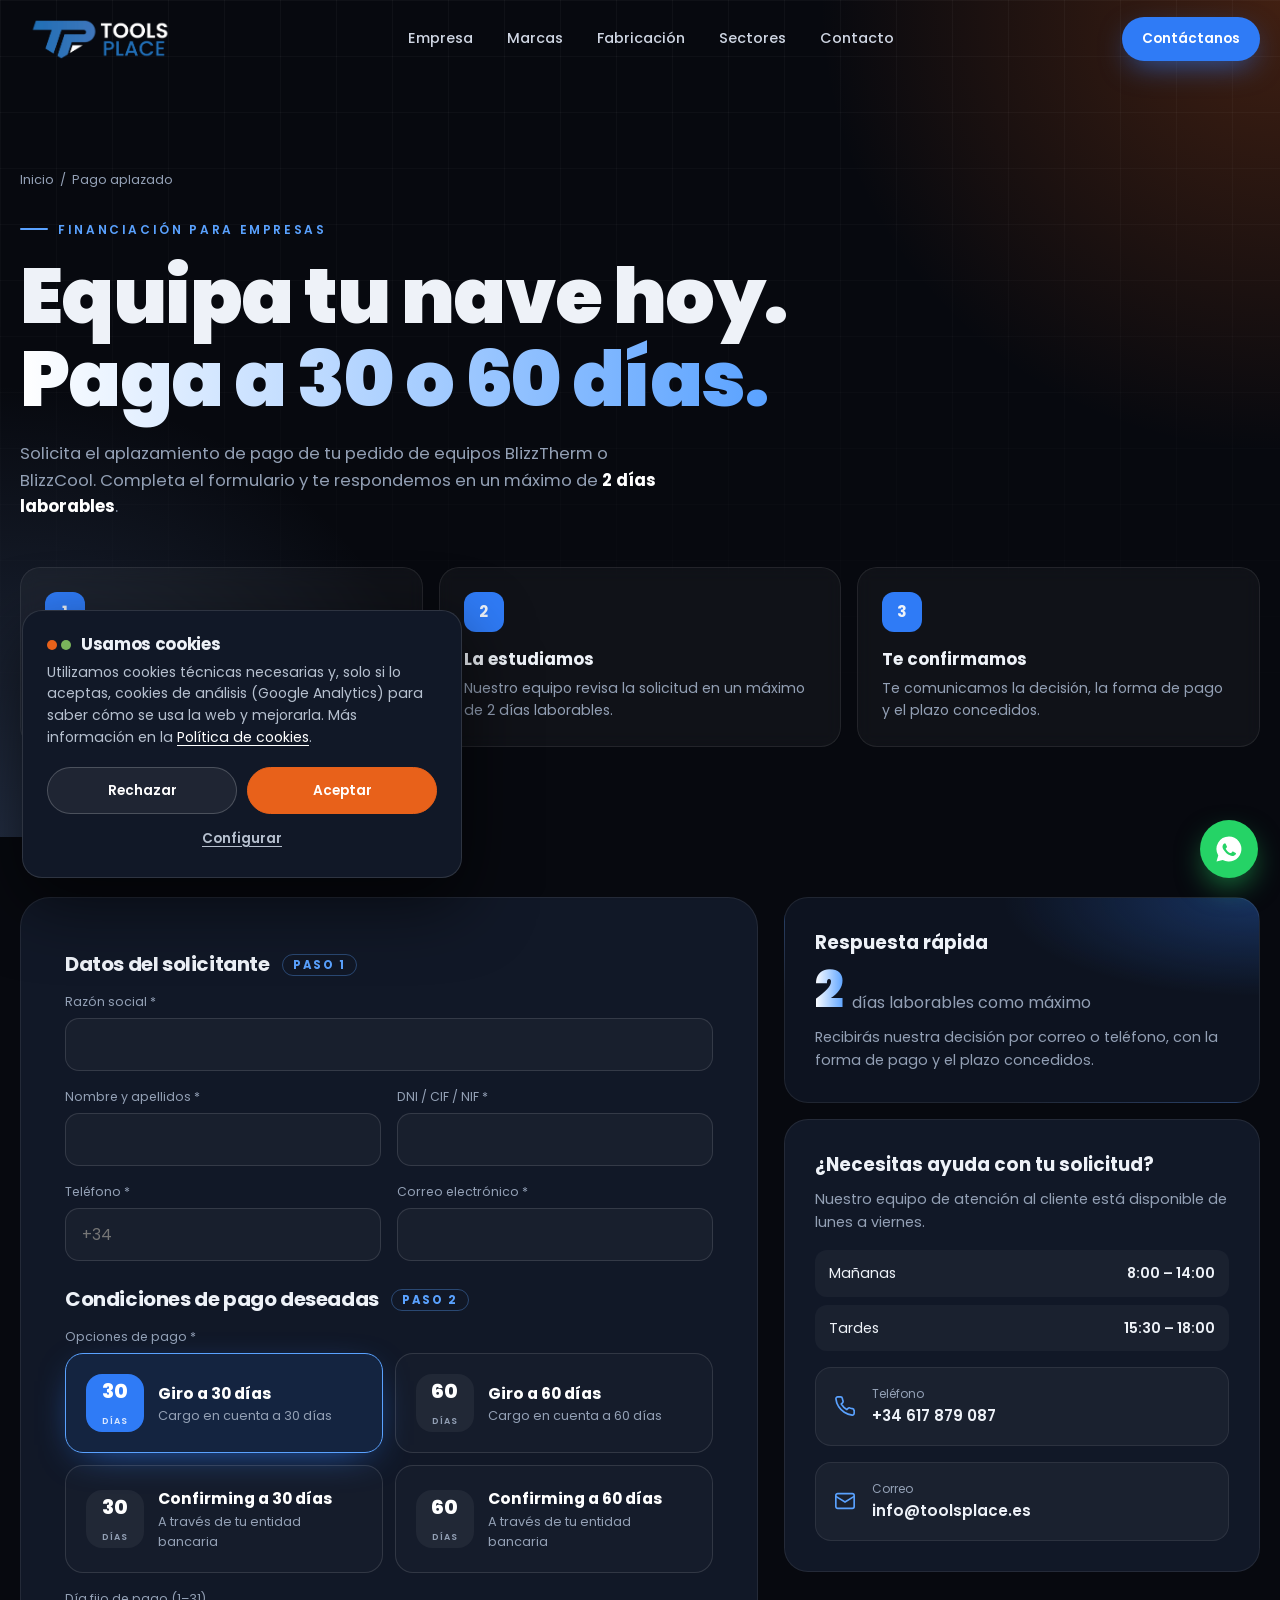
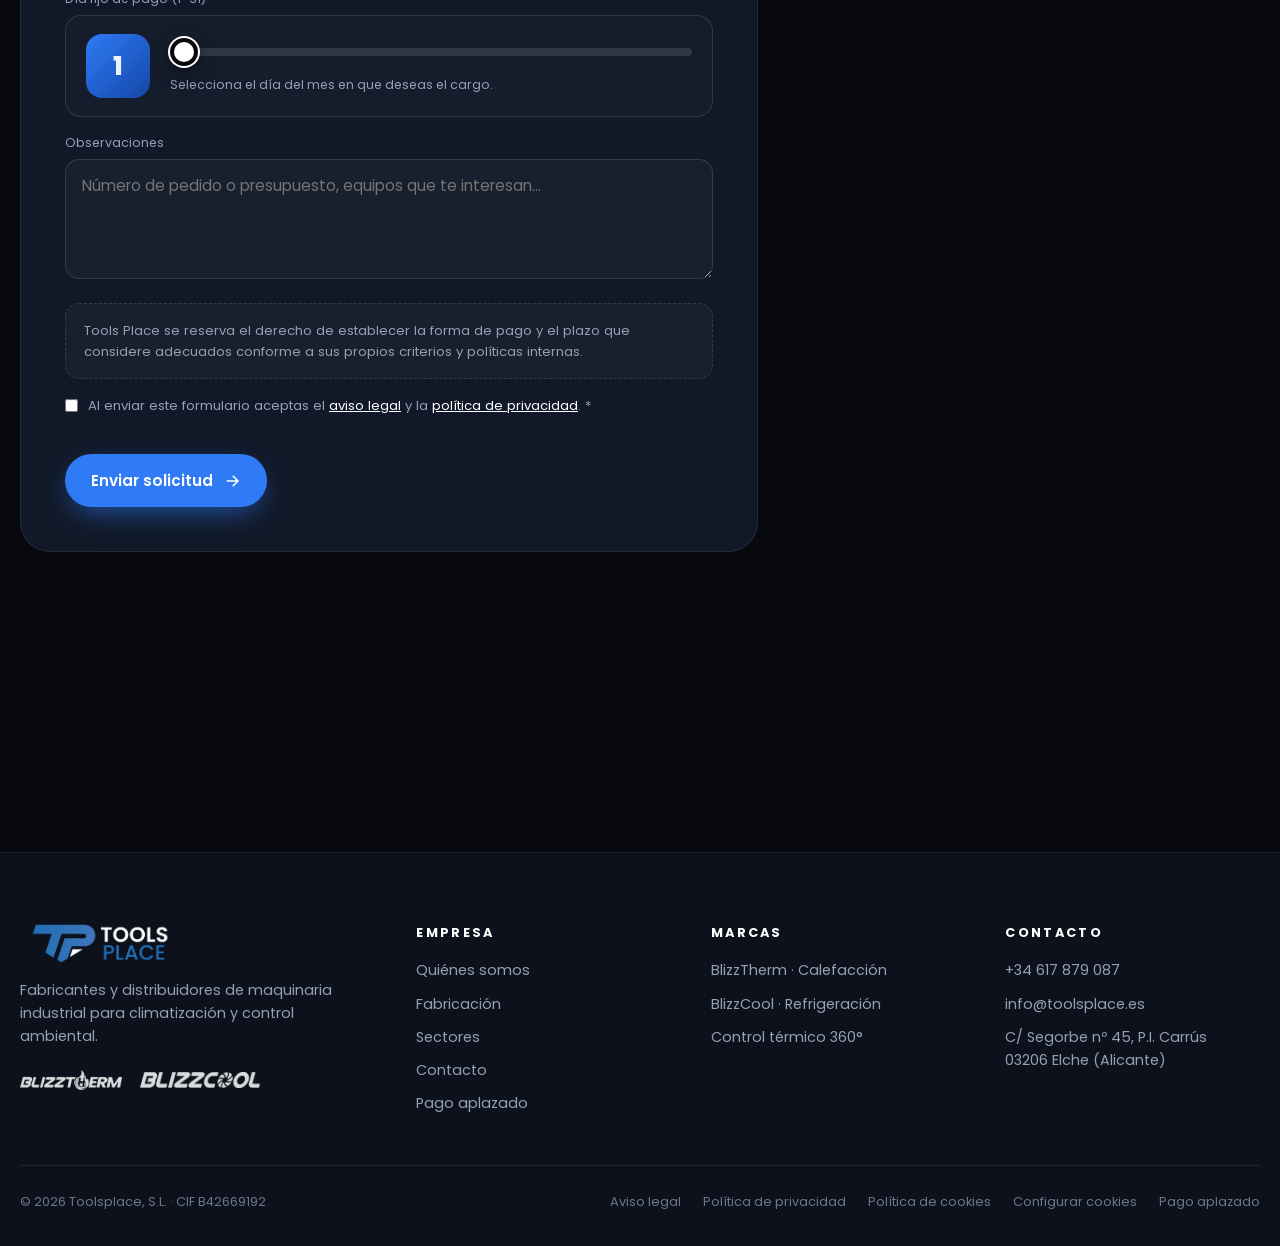
<file: aplazamiento-de-pago.html>
<!DOCTYPE html>
<html lang="es">
<head>
<meta charset="UTF-8">
<meta name="viewport" content="width=device-width, initial-scale=1">
<title>Aplazamiento de pago | Tools Place</title>
<meta name="description" content="Solicita el aplazamiento de pago de tus pedidos de Tools Place (BlizzTherm y BlizzCool): giro o confirming a 30 o 60 días. Respuesta en un máximo de 2 días laborables.">
<link rel="icon" href="favicon.ico" sizes="48x48">
<link rel="icon" href="assets/icons/favicon-32.png" type="image/png" sizes="32x32">
<link rel="apple-touch-icon" href="assets/icons/apple-touch-icon.png">
<link rel="manifest" href="site.webmanifest">
<meta name="theme-color" content="#07090F">
<link rel="canonical" href="https://toolsplace.es/aplazamiento-de-pago.html">
<meta property="og:type" content="website">
<meta property="og:site_name" content="Tools Place">
<meta property="og:locale" content="es_ES">
<meta property="og:url" content="https://toolsplace.es/aplazamiento-de-pago.html">
<meta property="og:title" content="Aplazamiento de pago a 30 o 60 días | Tools Place">
<meta property="og:description" content="Solicita el aplazamiento de pago de tus pedidos de Tools Place (BlizzTherm y BlizzCool): giro o confirming a 30 o 60 días. Respuesta en un máximo de 2 días laborables.">
<meta property="og:image" content="https://toolsplace.es/assets/og/og-aplazamiento.jpg">
<meta property="og:image:width" content="1200">
<meta property="og:image:height" content="630">
<meta property="og:image:alt" content="Equipa tu nave hoy. Paga a 30 o 60 días">
<meta name="twitter:card" content="summary_large_image">
<meta name="twitter:title" content="Aplazamiento de pago a 30 o 60 días | Tools Place">
<meta name="twitter:description" content="Solicita el aplazamiento de pago de tus pedidos de Tools Place (BlizzTherm y BlizzCool): giro o confirming a 30 o 60 días. Respuesta en un máximo de 2 días laborables.">
<meta name="twitter:image" content="https://toolsplace.es/assets/og/og-aplazamiento.jpg">
<link rel="stylesheet" href="assets/css/fonts.css">
<style>
:root{
  --bg:#07090F;
  --bg-2:#0C111B;
  --panel:#111827;
  --line:rgba(255,255,255,.08);
  --text:#EEF2F8;
  --muted:#93A0B5;
  --tp:#2F7BF6;          /* azul Tools Place */
  --tp-2:#5AA2FF;
  --heat:#E8611A;        /* BlizzTherm */
  --heat-2:#B8181F;
  --cool:#6B8DC8;        /* BlizzCool */
  --cool-2:#7AB35B;
  --radius:22px;
  --ease:cubic-bezier(.22,1,.36,1);
}
*{box-sizing:border-box;margin:0;padding:0}
html{scroll-behavior:smooth}
body{font-family:'Poppins',system-ui,sans-serif;background:var(--bg);color:var(--text);overflow-x:hidden;-webkit-font-smoothing:antialiased;line-height:1.6}
img{max-width:100%;display:block}
a{color:inherit;text-decoration:none}
.wrap{width:min(1240px,100% - 40px);margin-inline:auto}
.eyebrow{display:inline-flex;align-items:center;gap:10px;font-size:.75rem;font-weight:600;letter-spacing:.22em;text-transform:uppercase;color:var(--tp-2)}
.eyebrow::before{content:"";width:28px;height:2px;background:currentColor;border-radius:2px}
h1,h2,h3{line-height:1.08;letter-spacing:-.02em}
h2{font-size:clamp(2rem,4.4vw,3.6rem);font-weight:800}
.lead{color:var(--muted);font-size:clamp(1rem,1.3vw,1.12rem);max-width:640px}
.t-heat{background:linear-gradient(90deg,#FFB14A,var(--heat) 45%,var(--heat-2));-webkit-background-clip:text;background-clip:text;color:transparent}
.t-cool{background:linear-gradient(90deg,var(--cool-2),#8FD3FF 50%,var(--cool));-webkit-background-clip:text;background-clip:text;color:transparent}
.t-tp{background:linear-gradient(90deg,#fff,var(--tp-2));-webkit-background-clip:text;background-clip:text;color:transparent}

.btn{display:inline-flex;align-items:center;gap:10px;padding:15px 26px;border-radius:999px;font-weight:600;font-size:.95rem;transition:transform .3s var(--ease),box-shadow .3s,background .3s;cursor:pointer;border:0;font-family:inherit}
.btn svg{width:18px;height:18px;transition:transform .3s var(--ease)}
.btn:hover svg{transform:translateX(4px)}
.btn-primary{background:var(--tp);color:#fff;box-shadow:0 10px 30px -8px rgba(47,123,246,.7)}
.btn-primary:hover{transform:translateY(-2px);box-shadow:0 16px 40px -8px rgba(47,123,246,.9)}
.btn-ghost{background:rgba(255,255,255,.06);color:#fff;border:1px solid rgba(255,255,255,.18);backdrop-filter:blur(8px)}
.btn-ghost:hover{background:rgba(255,255,255,.12)}

/* ---------- HEADER ---------- */
header{position:fixed;inset:0 0 auto 0;z-index:50;transition:background .4s,backdrop-filter .4s,border-color .4s;border-bottom:1px solid transparent}
header.scrolled{background:rgba(7,9,15,.78);backdrop-filter:blur(16px);border-color:var(--line)}
.nav{display:flex;align-items:center;justify-content:space-between;height:78px}
.logo{display:flex;align-items:center;gap:10px;font-weight:800;letter-spacing:.02em}
.logo img{height:40px;width:auto}
.logo .fallback{display:none;font-size:1.2rem}
.nav ul{display:flex;gap:34px;list-style:none;font-size:.9rem;font-weight:500}
.nav ul a{position:relative;color:#cfd6e3;transition:color .3s}
.nav ul a::after{content:"";position:absolute;left:0;bottom:-6px;height:2px;width:0;background:linear-gradient(90deg,var(--heat),var(--cool));transition:width .35s var(--ease)}
.nav ul a:hover{color:#fff}.nav ul a:hover::after{width:100%}
.nav .btn{padding:11px 20px;font-size:.85rem}
.burger{display:none;background:none;border:0;width:42px;height:42px;cursor:pointer}
.burger span{display:block;width:24px;height:2px;background:#fff;margin:5px auto;border-radius:2px;transition:transform .35s var(--ease),opacity .25s}
/* hamburguesa -> X */
.nav.open .burger span:nth-child(1){transform:translateY(7px) rotate(45deg)}
.nav.open .burger span:nth-child(2){opacity:0;transform:scaleX(0)}
.nav.open .burger span:nth-child(3){transform:translateY(-7px) rotate(-45deg)}

/* ---------- HERO (split frío / calor) ---------- */
.hero{position:relative;height:100vh;min-height:720px;overflow:hidden;--split:50%;cursor:ew-resize;user-select:none}
.hero .side{position:absolute;inset:0;background-size:cover;background-position:center}
.hero .cool{background-image:linear-gradient(115deg,rgba(6,20,40,.82),rgba(20,60,110,.55)),url("assets/img/General-4.avif");background-color:#0E2440}
.hero .heat{background-image:linear-gradient(245deg,rgba(40,8,4,.8),rgba(120,30,10,.5)),url("assets/img/Banner-1.webp");background-color:#3A1208;clip-path:inset(0 0 0 var(--split))}
.hero .cool::after,.hero .heat::after{content:"";position:absolute;inset:0}
.hero .cool::after{background:radial-gradient(60% 70% at 20% 60%,rgba(107,141,200,.35),transparent 70%)}
.hero .heat::after{background:radial-gradient(60% 70% at 80% 60%,rgba(232,97,26,.4),transparent 70%)}
#fx{position:absolute;inset:0;z-index:2;pointer-events:none}
.hero .shade{position:absolute;inset:0;z-index:3;background:linear-gradient(180deg,rgba(7,9,15,.55) 0%,transparent 30%,transparent 60%,var(--bg) 100%);pointer-events:none}
.divider{position:absolute;top:0;bottom:0;left:var(--split);z-index:4;width:2px;transform:translateX(-1px);background:linear-gradient(180deg,transparent,rgba(255,255,255,.9) 20%,rgba(255,255,255,.9) 80%,transparent);pointer-events:none}
.knob{position:absolute;top:50%;left:50%;transform:translate(-50%,-50%);width:112px;height:112px;border-radius:50%;background:rgba(10,14,22,.55);backdrop-filter:blur(10px);border:1px solid rgba(255,255,255,.35);display:grid;place-items:center;text-align:center;box-shadow:0 0 0 8px rgba(255,255,255,.04),0 20px 50px rgba(0,0,0,.5)}
.knob b{font-size:1.9rem;font-weight:800;line-height:1;font-variant-numeric:tabular-nums}
.knob small{display:block;font-size:.6rem;letter-spacing:.2em;color:#cfd6e3;margin-top:4px}
.knob .arrows{position:absolute;inset:-26px;display:flex;justify-content:space-between;align-items:center;font-size:.9rem;color:rgba(255,255,255,.7)}
.hero-content{position:absolute;z-index:5;inset:0;display:flex;flex-direction:column;justify-content:center;pointer-events:none}
.hero-content .wrap>*{pointer-events:auto}
.hero h1{font-size:clamp(2.6rem,7.2vw,6.4rem);font-weight:900;max-width:1000px;margin:18px 0 22px;text-shadow:0 10px 40px rgba(0,0,0,.45)}
.hero p.lead{color:#d5dbe6;max-width:600px}
.hero-cta{display:flex;gap:14px;flex-wrap:wrap;margin-top:34px}
.hero-labels{position:absolute;z-index:5;bottom:110px;left:0;right:0;pointer-events:none}
.hero-labels .wrap{display:flex;justify-content:space-between}
.hlabel{display:flex;align-items:center;gap:12px;font-size:.8rem;letter-spacing:.18em;text-transform:uppercase;font-weight:600;opacity:.9}
.hlabel i{width:10px;height:10px;border-radius:50%}
.hlabel.c i{background:var(--cool);box-shadow:0 0 14px var(--cool)}
.hlabel.h i{background:var(--heat);box-shadow:0 0 14px var(--heat)}
.scroll-hint{position:absolute;z-index:5;left:50%;bottom:30px;transform:translateX(-50%);width:26px;height:42px;border:2px solid rgba(255,255,255,.4);border-radius:14px}
.scroll-hint::after{content:"";position:absolute;left:50%;top:8px;width:4px;height:8px;margin-left:-2px;border-radius:2px;background:#fff;animation:sh 1.8s infinite}
@keyframes sh{0%{opacity:0;transform:translateY(0)}40%{opacity:1}100%{opacity:0;transform:translateY(14px)}}

/* ---------- MARQUEE ---------- */
.marquee{border-block:1px solid var(--line);background:var(--bg-2);overflow:hidden;padding:22px 0}
.marquee .track{display:flex;gap:56px;width:max-content;animation:mq 38s linear infinite}
.marquee span{display:flex;align-items:center;gap:56px;font-size:clamp(1.1rem,2vw,1.6rem);font-weight:700;color:#2b3446;white-space:nowrap;text-transform:uppercase;letter-spacing:.02em}
.marquee span::after{content:"✦";color:var(--tp);font-size:.8em}
.marquee span:nth-child(3n+1){color:#cfd6e3}
@keyframes mq{to{transform:translateX(-50%)}}

section{position:relative}
.sec{padding:clamp(90px,12vw,150px) 0}

/* ---------- FABRICANTES ---------- */
.maker{display:grid;grid-template-columns:1.05fr 1fr;gap:70px;align-items:center}
.maker-visual{position:relative;aspect-ratio:4/4.3;border-radius:28px;overflow:hidden;background:linear-gradient(135deg,#0f1a2e,#1b0f0c)}
.maker-visual img{width:100%;height:100%;object-fit:cover;transform:scale(1.08);transition:transform 1.4s var(--ease)}
.maker-visual.in img{transform:scale(1)}
.maker-visual::after{content:"";position:absolute;inset:0;background:linear-gradient(200deg,transparent 40%,rgba(7,9,15,.85))}
.badge-float{position:absolute;z-index:2;left:24px;bottom:24px;right:24px;display:flex;gap:14px;align-items:center;padding:18px 20px;border-radius:18px;background:rgba(12,17,27,.7);backdrop-filter:blur(14px);border:1px solid var(--line)}
.badge-float .ico{flex:none;width:48px;height:48px;border-radius:14px;display:grid;place-items:center;background:linear-gradient(135deg,var(--tp),#1447a8)}
.badge-float strong{display:block;font-size:1rem}
.badge-float small{color:var(--muted);font-size:.82rem}
.maker h2{margin:18px 0 22px}
.maker .lead+.lead{margin-top:14px}
.stats{display:grid;grid-template-columns:repeat(3,1fr);gap:14px;margin-top:40px}
.stat{padding:22px 18px;border-radius:18px;background:var(--panel);border:1px solid var(--line)}
.stat b{display:block;font-size:clamp(1.6rem,2.6vw,2.2rem);font-weight:800;line-height:1.1}
.stat small{color:var(--muted);font-size:.8rem;line-height:1.35;display:block;margin-top:6px}

/* ---------- MARCAS ---------- */
.brands-head{text-align:center;display:flex;flex-direction:column;align-items:center;gap:18px;margin-bottom:60px}
.brands{display:grid;grid-template-columns:1fr 1fr;gap:26px}
.brand{position:relative;border-radius:30px;overflow:hidden;min-height:660px;padding:44px;display:flex;flex-direction:column;border:1px solid var(--line);isolation:isolate;transform-style:preserve-3d;transition:transform .5s var(--ease),box-shadow .5s}
.brand .bg{position:absolute;inset:0;z-index:-2;background-size:cover;background-position:center;filter:grayscale(.35) brightness(.7);transform:scale(1.05);transition:transform 1.2s var(--ease)}
.brand:hover .bg{transform:scale(1.12)}
.brand::before{content:"";position:absolute;inset:0;z-index:-1}
.brand.therm .bg{background-image:url("assets/img/Calefactores-por-infrarrojos.webp");background-color:#2A0E08}
.brand.therm::before{background:linear-gradient(180deg,rgba(14,5,3,.86),rgba(12,5,4,.97) 55%),radial-gradient(80% 50% at 50% 115%,rgba(232,97,26,.45),transparent 70%)}
.brand.cool .bg{background-image:url("assets/img/Fundicion-2.webp");background-color:#0A1D33}
.brand.cool::before{background:linear-gradient(180deg,rgba(3,10,20,.86),rgba(3,9,18,.97) 55%),radial-gradient(80% 50% at 50% 115%,rgba(107,141,200,.45),transparent 70%)}
.brand.therm:hover{box-shadow:0 30px 90px -30px rgba(232,97,26,.65)}
.brand.cool:hover{box-shadow:0 30px 90px -30px rgba(107,141,200,.7)}
.brand .glow{position:absolute;z-index:-1;width:420px;height:420px;border-radius:50%;filter:blur(60px);opacity:0;transition:opacity .4s;pointer-events:none;transform:translate(-50%,-50%)}
.brand.therm .glow{background:rgba(232,97,26,.35)}
.brand.cool .glow{background:rgba(122,179,91,.28)}
.brand:hover .glow{opacity:1}
.brand-logo{align-self:flex-start;width:auto;height:auto;max-height:30px;max-width:190px;object-fit:contain;margin-bottom:6px}
.brand-logo-fb{display:none;font-size:2.2rem;font-weight:900;font-style:italic;letter-spacing:.02em}
.tag{display:inline-block;align-self:flex-start;padding:6px 12px;border-radius:999px;font-size:.72rem;font-weight:600;letter-spacing:.14em;text-transform:uppercase;margin:18px 0 16px}
.therm .tag{background:rgba(232,97,26,.16);color:#FFA06A;border:1px solid rgba(232,97,26,.35)}
.cool .tag{background:rgba(107,141,200,.16);color:#A9C3F0;border:1px solid rgba(107,141,200,.35)}
.brand h3{font-size:clamp(1.6rem,2.4vw,2.2rem);font-weight:800;margin-bottom:14px}
.brand p{color:#c3cad6;max-width:480px}
.lines{display:flex;flex-wrap:wrap;gap:8px;margin:24px 0}
.lines li{list-style:none}.lines a{display:block;padding:8px 14px;transition:background .3s,border-color .3s;border-radius:12px;background:rgba(255,255,255,.06);border:1px solid rgba(255,255,255,.1);font-size:.82rem}
.therm .lines a:hover{background:rgba(232,97,26,.2);border-color:rgba(232,97,26,.5)}.cool .lines a:hover{background:rgba(107,141,200,.2);border-color:rgba(107,141,200,.5)}
.products{margin-top:auto;display:grid;grid-template-columns:repeat(3,1fr);gap:12px}
.pcard{aspect-ratio:1;border-radius:18px;background:linear-gradient(160deg,#fff,#e7ebf2);display:grid;place-items:center;padding:10px;transition:transform .45s var(--ease)}
.pcard img{max-height:100%;object-fit:contain;mix-blend-mode:multiply}
.brand:hover .pcard:nth-child(1){transform:translateY(-6px)}
.brand:hover .pcard:nth-child(2){transform:translateY(-12px)}
.brand:hover .pcard:nth-child(3){transform:translateY(-6px)}
.brand-foot{display:flex;justify-content:space-between;align-items:center;margin-top:26px;gap:16px;flex-wrap:wrap}
.brand-foot small{color:var(--muted);font-size:.82rem}
.therm .btn{background:linear-gradient(90deg,var(--heat),var(--heat-2));color:#fff;box-shadow:0 10px 30px -10px rgba(232,97,26,.8)}
.cool .btn{background:linear-gradient(90deg,var(--cool),#4f6fae);color:#fff;box-shadow:0 10px 30px -10px rgba(107,141,200,.8)}
.brand .btn:hover{transform:translateY(-2px)}

/* ---------- 360 ---------- */
.dial-sec{background:radial-gradient(60% 80% at 50% 0%,rgba(47,123,246,.12),transparent 70%),var(--bg-2);border-block:1px solid var(--line);overflow:hidden}
.dial-grid{display:grid;grid-template-columns:1fr 1fr;gap:60px;align-items:center}
.dial-wrap{position:relative;display:grid;place-items:center}
.dial{width:min(460px,100%);aspect-ratio:1;position:relative}
.dial svg{width:100%;height:100%;overflow:visible}
.dial-center{position:absolute;inset:0;display:grid;place-items:center;text-align:center}
.dial-center b{font-size:clamp(3rem,7vw,5rem);font-weight:900;line-height:1;font-variant-numeric:tabular-nums;transition:color .3s}
.dial-center small{display:block;color:var(--muted);letter-spacing:.2em;text-transform:uppercase;font-size:.7rem;margin-top:8px}
.range{width:100%;margin-top:26px;touch-action:pan-y;-webkit-appearance:none;appearance:none;height:10px;border-radius:10px;background:linear-gradient(90deg,var(--cool-2),var(--cool) 30%,#9aa6b8 50%,var(--heat) 70%,var(--heat-2));outline:none}
.range::-webkit-slider-thumb{-webkit-appearance:none;width:28px;height:28px;border-radius:50%;background:#fff;border:4px solid var(--bg);box-shadow:0 0 0 2px #fff,0 6px 18px rgba(0,0,0,.5);cursor:grab}
.range::-moz-range-thumb{width:22px;height:22px;border-radius:50%;background:#fff;border:4px solid var(--bg);cursor:grab}
.range-labels{display:flex;justify-content:space-between;color:var(--muted);font-size:.75rem;margin-top:10px}
.reco{margin-top:30px;padding:26px;border-radius:20px;background:var(--panel);border:1px solid var(--line);min-height:170px;transition:border-color .4s,box-shadow .4s}
.reco .who{font-size:.72rem;letter-spacing:.2em;text-transform:uppercase;font-weight:600}
.reco h4{font-size:1.35rem;margin:6px 0 8px;line-height:1.2}
.reco p{color:var(--muted);font-size:.92rem}
.reco-links{display:flex;flex-wrap:wrap;gap:10px;margin-top:16px}.reco-links a{display:inline-block;padding:10px 18px;border-radius:999px;font-weight:600;font-size:.85rem;border:1px solid transparent;transition:transform .3s var(--ease),filter .3s}.reco-links a:hover{transform:translateY(-2px);filter:brightness(1.1)}.reco-links a.sec{background:transparent}

/* ---------- FABRICACIÓN ---------- */
.process{display:grid;grid-template-columns:repeat(4,1fr);gap:18px;margin-top:60px;counter-reset:step;position:relative}
.process::before{content:"";position:absolute;top:34px;left:6%;right:6%;height:2px;background:linear-gradient(90deg,var(--cool),var(--tp),var(--heat));opacity:.35}
.step{position:relative;padding:0 6px}
.step .num{width:68px;height:68px;border-radius:20px;display:grid;place-items:center;background:var(--panel);border:1px solid var(--line);font-weight:800;font-size:1.2rem;margin-bottom:22px;position:relative;z-index:1;transition:transform .4s var(--ease),background .4s}
.step:hover .num{transform:translateY(-6px) rotate(-6deg);background:var(--tp)}
.step h4{font-size:1.12rem;margin-bottom:8px}
.step p{color:var(--muted);font-size:.9rem}
.values{display:grid;grid-template-columns:repeat(4,1fr);gap:18px;margin-top:70px}
.value{padding:30px 24px;border-radius:22px;background:linear-gradient(180deg,rgba(255,255,255,.04),rgba(255,255,255,.01));border:1px solid var(--line);transition:transform .4s var(--ease),border-color .4s}
.value:hover{transform:translateY(-6px);border-color:rgba(90,162,255,.4)}
.value svg{width:34px;height:34px;color:var(--tp-2);margin-bottom:18px}
.value h4{font-size:1.05rem;margin-bottom:6px}
.value p{color:var(--muted);font-size:.88rem}

/* ---------- SECTORES ---------- */
.sectors{display:grid;grid-template-columns:repeat(4,1fr);grid-auto-rows:230px;gap:16px;margin-top:56px}
.sector{position:relative;border-radius:22px;overflow:hidden;background:#141b28;display:flex;align-items:flex-end;padding:22px}
.sector.big{grid-column:span 2;grid-row:span 2}
.sector .img{position:absolute;inset:0;z-index:0;background-size:cover;background-position:center;transition:transform 1s var(--ease)}
.sector:hover .img{transform:scale(1.08)}
.sector::after{content:"";position:absolute;inset:0;background:linear-gradient(180deg,rgba(7,9,15,.35),rgba(7,9,15,.55) 45%,rgba(7,9,15,.95))}
.sector div{position:relative;z-index:1}
.sector h4{font-size:1.15rem}
.sector.big h4{font-size:1.7rem}
.sector small{color:#dde2ea;font-size:.82rem}
.sector h4,.sector small{text-shadow:0 2px 12px rgba(0,0,0,.7)}
.chips{display:flex;gap:6px;margin-bottom:8px}
.chip{width:8px;height:8px;border-radius:50%}
.chip.h{background:var(--heat)}.chip.c{background:var(--cool)}

/* ---------- CONTACTO ---------- */
.contact{border-radius:34px;overflow:hidden;display:grid;grid-template-columns:1fr 1.1fr;background:var(--panel);border:1px solid var(--line)}
.contact-info{padding:56px;position:relative;background:radial-gradient(90% 70% at 0% 100%,rgba(232,97,26,.28),transparent 60%),radial-gradient(90% 70% at 100% 0%,rgba(107,141,200,.3),transparent 60%),#0d1320}
.contact-info h2{font-size:clamp(1.9rem,3.4vw,2.8rem);margin:18px 0 18px}
.cinfo{margin-top:36px;display:grid;gap:16px}
.cinfo a,.cinfo div{display:flex;gap:16px;align-items:center;padding:16px 18px;border-radius:16px;background:rgba(255,255,255,.04);border:1px solid var(--line);transition:background .3s}
.cinfo a:hover{background:rgba(255,255,255,.09)}
.cinfo svg{width:22px;height:22px;flex:none;color:var(--tp-2)}
.cinfo small{display:block;color:var(--muted);font-size:.75rem}
.cinfo strong{font-weight:600;font-size:.95rem}
form{padding:56px;display:grid;grid-template-columns:1fr 1fr;gap:16px;align-content:start}
form .full{grid-column:1/-1}
label{font-size:.78rem;color:var(--muted);display:block;margin-bottom:6px}
input:not([type=range]),select,textarea{width:100%;padding:14px 16px;border-radius:14px;border:1px solid rgba(255,255,255,.12);background:rgba(255,255,255,.03);color:#fff;font-family:inherit;font-size:.95rem;transition:border-color .3s,background .3s}
/* iPhone/iPad: sin zoom al tocar los campos (Safari amplía si la letra es menor de 16 px) */
@supports (-webkit-touch-callout:none){input:not([type=range]),select,textarea{font-size:16px}}
input:not([type=range]):focus,select:focus,textarea:focus{outline:none;border-color:var(--tp-2);background:rgba(90,162,255,.06)}
select option{background:var(--panel)}
textarea{min-height:120px;resize:vertical}
.choice{display:grid;grid-template-columns:repeat(3,1fr);gap:10px}
.choice input{display:none}
.choice label{margin:0;padding:14px 10px;border-radius:14px;border:1px solid rgba(255,255,255,.12);text-align:center;color:#dfe5ee;font-size:.85rem;cursor:pointer;transition:.3s}
.choice input:checked+label.h{border-color:var(--heat);background:rgba(232,97,26,.15)}
.choice input:checked+label.c{border-color:var(--cool);background:rgba(107,141,200,.15)}
.choice input:checked+label.b{border-color:var(--tp-2);background:rgba(90,162,255,.12)}
.check{display:flex;gap:10px;align-items:flex-start;font-size:.82rem;color:var(--muted)}
.check input{width:auto;margin-top:4px}

/* ---------- FOOTER ---------- */
footer{border-top:1px solid var(--line);padding:70px 0 34px;margin-top:clamp(90px,12vw,150px);background:var(--bg-2)}
.fgrid{display:grid;grid-template-columns:1.4fr 1fr 1fr 1fr;gap:40px}
footer h5{font-size:.8rem;letter-spacing:.18em;text-transform:uppercase;color:#fff;margin-bottom:16px}
footer ul{list-style:none;display:grid;gap:10px;font-size:.9rem;color:var(--muted)}
footer ul a:hover{color:#fff}
footer p{color:var(--muted);font-size:.9rem;margin-top:16px;max-width:340px}
.fbrands{display:flex;gap:18px;align-items:center;margin-top:22px}
.fbrands img{width:auto;height:auto;max-height:20px;max-width:120px;object-fit:contain;opacity:.85}
.legal{display:flex;justify-content:space-between;gap:20px;flex-wrap:wrap;border-top:1px solid var(--line);margin-top:50px;padding-top:26px;font-size:.8rem;color:#6b778b}
.legal div{display:flex;gap:22px;flex-wrap:wrap}

.wa{position:fixed;right:22px;bottom:22px;z-index:60;width:58px;height:58px;border-radius:50%;background:#25D366;display:grid;place-items:center;box-shadow:0 12px 30px -6px rgba(37,211,102,.6);transition:transform .3s var(--ease)}
.wa:hover{transform:scale(1.08)}
.wa svg{width:30px;height:30px;fill:#fff}

/* reveal */
.rv{opacity:0;transform:translateY(40px);transition:opacity 1s var(--ease),transform 1s var(--ease)}
.rv.in{opacity:1;transform:none}
.rv.d1{transition-delay:.1s}.rv.d2{transition-delay:.2s}.rv.d3{transition-delay:.3s}

/* ---------- RESPONSIVE ---------- */
@media (max-width:1024px){
  .maker,.dial-grid,.contact{grid-template-columns:1fr}
  .brands{grid-template-columns:1fr}
  .process,.values{grid-template-columns:1fr 1fr}
  .process::before{display:none}
  .sectors{grid-template-columns:1fr 1fr}
  .fgrid{grid-template-columns:1fr 1fr}
}
@media (max-width:860px){
  .nav .btn{display:none}
  .burger{display:block}
  /* menú móvil: aparece deslizando y los enlaces entran escalonados */
  .nav ul{flex-direction:column;position:absolute;top:78px;left:0;right:0;padding:26px 20px;gap:22px;background:rgba(7,9,15,.97);border-bottom:1px solid var(--line);font-size:1.05rem;
    opacity:0;visibility:hidden;transform:translateY(-12px);pointer-events:none;transition:opacity .35s var(--ease),transform .35s var(--ease),visibility 0s linear .35s}
  .nav.open ul{opacity:1;visibility:visible;transform:none;pointer-events:auto;transition:opacity .35s var(--ease),transform .35s var(--ease)}
  .nav ul li{opacity:0;transform:translateY(-8px);transition:opacity .3s,transform .35s var(--ease)}
  .nav.open ul li{opacity:1;transform:none}
  .nav.open ul li:nth-child(2){transition-delay:.05s}.nav.open ul li:nth-child(3){transition-delay:.1s}
  .nav.open ul li:nth-child(4){transition-delay:.15s}.nav.open ul li:nth-child(5){transition-delay:.2s}
}
@media (max-width:640px){
  .wrap{width:calc(100% - 32px)}
  .hero{min-height:680px}
  .knob{width:88px;height:88px}.knob b{font-size:1.4rem}
  .hero-labels{bottom:90px}
  .brand{padding:28px;min-height:auto}
  .stats{grid-template-columns:1fr 1fr}
  .process,.values,.sectors{grid-template-columns:1fr}
  .sector.big{grid-column:auto;grid-row:span 1}
  form,.contact-info{padding:30px 22px}
  form{grid-template-columns:1fr}
  .choice{grid-template-columns:1fr}
  .fgrid{grid-template-columns:1fr}
}
@media (prefers-reduced-motion:reduce){
  *,*::before,*::after{animation:none!important;transition:none!important}
  .rv{opacity:1;transform:none}
}

/* ---------- PAGO APLAZADO ---------- */
.phero{position:relative;padding:170px 0 90px;overflow:hidden;background:radial-gradient(60% 90% at 0% 100%,rgba(107,141,200,.28),transparent 60%),radial-gradient(60% 90% at 100% 0%,rgba(232,97,26,.26),transparent 60%),var(--bg)}
.phero::after{content:"";position:absolute;inset:0;background-image:linear-gradient(rgba(255,255,255,.035) 1px,transparent 1px),linear-gradient(90deg,rgba(255,255,255,.035) 1px,transparent 1px);background-size:56px 56px;mask-image:linear-gradient(180deg,#000,transparent);pointer-events:none}
.phero .wrap{position:relative;z-index:1}
.crumbs{font-size:.8rem;color:var(--muted);margin-bottom:22px}.crumbs a:hover{color:#fff}
.phero h1{font-size:clamp(2.4rem,6vw,4.8rem);font-weight:900;margin:16px 0 20px;max-width:900px}
.psteps{display:grid;grid-template-columns:repeat(3,1fr);gap:16px;margin-top:46px}
.pstep{padding:24px;border-radius:20px;background:rgba(255,255,255,.04);border:1px solid var(--line);backdrop-filter:blur(8px)}
.pstep b{display:inline-grid;place-items:center;width:40px;height:40px;border-radius:12px;background:var(--tp);font-size:.95rem;margin-bottom:14px}
.pstep h4{font-size:1.05rem;margin-bottom:4px}.pstep p{color:var(--muted);font-size:.88rem}
.pgrid{display:grid;grid-template-columns:1.55fr 1fr;gap:26px;align-items:start}
.pform{padding:44px;border-radius:30px;background:var(--panel);border:1px solid var(--line);display:grid;grid-template-columns:1fr 1fr;gap:16px}
.pform h3{grid-column:1/-1;font-size:1.25rem;display:flex;align-items:center;gap:12px;margin-top:12px}
.pform h3:first-child{margin-top:0}
.pform h3 span{font-size:.72rem;color:var(--tp-2);letter-spacing:.18em;border:1px solid rgba(90,162,255,.35);padding:4px 10px;border-radius:999px}
.pform .full{grid-column:1/-1}
.opts{display:grid;grid-template-columns:repeat(2,1fr);gap:12px}
.opts input{display:none}
.opts label{margin:0;cursor:pointer;padding:20px;border-radius:18px;border:1px solid rgba(255,255,255,.12);background:rgba(255,255,255,.02);display:flex;align-items:center;gap:14px;color:#fff;transition:.3s}
.opts label:hover{border-color:rgba(90,162,255,.45)}
.opts .d{flex:none;width:58px;height:58px;border-radius:16px;display:grid;place-items:center;background:rgba(255,255,255,.05);font-weight:800;font-size:1.25rem;line-height:1;text-align:center;transition:.3s}
.opts .d small{display:block;font-size:.55rem;font-weight:600;letter-spacing:.12em;color:var(--muted);margin-top:3px}
.opts strong{display:block;font-size:.98rem}.opts em{font-style:normal;color:var(--muted);font-size:.8rem}
.opts input:checked+label{border-color:var(--tp-2);background:rgba(47,123,246,.12);box-shadow:0 10px 40px -18px var(--tp)}
.opts input:checked+label .d{background:var(--tp)}
.opts input:checked+label .d small{color:#dbe8ff}
.day{display:flex;align-items:center;gap:20px;padding:18px 20px;border-radius:16px;border:1px solid rgba(255,255,255,.12);background:rgba(255,255,255,.02)}
.day output{flex:none;width:64px;height:64px;border-radius:16px;display:grid;place-items:center;font-size:1.6rem;font-weight:800;background:linear-gradient(135deg,var(--tp),#1447a8)}
.day .range{margin:0;background:linear-gradient(90deg,var(--tp) var(--p,0%),rgba(255,255,255,.12) var(--p,0%));height:8px}
.xr{position:relative;display:block;padding:11px 0;cursor:pointer;touch-action:pan-y;-webkit-tap-highlight-color:transparent;-webkit-user-select:none;user-select:none;--xt:28px}
.xr>input{pointer-events:none;margin:0!important;display:block}
.xr>input::-webkit-slider-thumb{opacity:0}
.xr>input::-moz-range-thumb{opacity:0}
.xr-thumb{position:absolute;top:50%;left:calc(var(--xt) / 2 + var(--xp,0) * (100% - var(--xt)));width:var(--xt);height:var(--xt);box-sizing:border-box;border-radius:50%;background:#fff;border:4px solid var(--bg);box-shadow:0 0 0 2px #fff,0 6px 18px rgba(0,0,0,.5);transform:translate(-50%,-50%);pointer-events:none}
.xr:focus-within .xr-thumb{box-shadow:0 0 0 2px #fff,0 0 0 7px rgba(255,255,255,.25),0 6px 18px rgba(0,0,0,.5)}
@media (max-width:640px){.xr{--xt:34px;padding:14px 0}}

.day small{display:block;color:var(--muted);font-size:.78rem;margin-top:8px}
.pnote{grid-column:1/-1;font-size:.82rem;color:var(--muted);padding:16px 18px;border-radius:14px;background:rgba(255,255,255,.03);border:1px dashed rgba(255,255,255,.12)}
.aside{position:sticky;top:100px;display:grid;gap:16px}
.acard{padding:30px;border-radius:24px;background:var(--panel);border:1px solid var(--line)}
.acard h4{font-size:1.15rem;margin-bottom:8px}.acard p{color:var(--muted);font-size:.9rem}
.acard.glow{background:radial-gradient(90% 80% at 100% 0%,rgba(47,123,246,.3),transparent 60%),#0d1320}
.hours{display:grid;gap:8px;margin:16px 0 4px}
.hours div{display:flex;justify-content:space-between;padding:12px 14px;border-radius:12px;background:rgba(255,255,255,.04);font-size:.88rem}
.hours b{font-weight:600}
.acard .cinfo{margin-top:16px}
.big2{display:flex;align-items:baseline;gap:8px;margin:6px 0 10px}.big2 b{font-size:3.2rem;font-weight:900;line-height:1}.big2 span{color:var(--muted)}
@media (max-width:1024px){.pgrid{grid-template-columns:1fr}.aside{position:static}}
@media (max-width:640px){.psteps,.opts{grid-template-columns:1fr}.pform{grid-template-columns:1fr;padding:26px 20px}.phero{padding:130px 0 60px}}

.fstatus{font-size:.88rem;border-radius:14px}
.fstatus.ok,.fstatus.err{padding:14px 16px}
.fstatus.ok{background:rgba(122,179,91,.14);border:1px solid rgba(122,179,91,.45);color:#cfe9bf}
.fstatus.err{background:rgba(184,24,31,.14);border:1px solid rgba(184,24,31,.5);color:#ffc9c9}
.hp{position:absolute!important;left:-9999px!important;width:1px;height:1px;opacity:0}
button[disabled]{opacity:.7;cursor:wait}
</style>
</head>
<body>

<header id="top">
  <div class="wrap nav" id="nav">
    <a href="index.html" class="logo" aria-label="Tools Place">
      <img src="assets/img/Logo-Web-2-e1770219357109.webp" alt="Tools Place" onerror="this.style.display='none';this.nextElementSibling.style.display='block'">
      <span class="fallback"><span class="t-tp">TOOLS</span> PLACE</span>
    </a>
    <ul>
      <li><a href="index.html#fabricantes">Empresa</a></li>
      <li><a href="index.html#marcas">Marcas</a></li>
      <li><a href="index.html#fabricacion">Fabricación</a></li>
      <li><a href="index.html#sectores">Sectores</a></li>
      <li><a href="index.html#contacto">Contacto</a></li>
    </ul>
    <a href="index.html#contacto" class="btn btn-primary">Contáctanos</a>
    <button class="burger" type="button" aria-label="Abrir menú" aria-expanded="false"><span></span><span></span><span></span></button>
  </div>
</header>

<section class="phero">
  <div class="wrap">
    <div class="crumbs rv"><a href="index.html">Inicio</a> &nbsp;/&nbsp; Pago aplazado</div>
    <span class="eyebrow rv">Financiación para empresas</span>
    <h1 class="rv d1">Equipa tu nave hoy. <span class="t-tp">Paga a 30 o 60 días.</span></h1>
    <p class="lead rv d2">Solicita el aplazamiento de pago de tu pedido de equipos BlizzTherm o BlizzCool. Completa el formulario y te respondemos en un máximo de <strong style="color:#fff">2 días laborables</strong>.</p>
    <div class="psteps">
      <div class="pstep rv"><b>1</b><h4>Envía la solicitud</h4><p>Rellena tus datos fiscales y las condiciones de pago que prefieres.</p></div>
      <div class="pstep rv d1"><b>2</b><h4>La estudiamos</h4><p>Nuestro equipo revisa la solicitud en un máximo de 2 días laborables.</p></div>
      <div class="pstep rv d2"><b>3</b><h4>Te confirmamos</h4><p>Te comunicamos la decisión, la forma de pago y el plazo concedidos.</p></div>
    </div>
  </div>
</section>

<section class="sec" style="padding-top:60px">
  <div class="wrap pgrid">
    <form class="pform rv" id="pform" action="https://formsubmit.co/administracion@toolsplace.es" method="POST">
        <input type="hidden" name="_form" value="aplazamiento">
        <input type="hidden" name="_subject" value="Solicitud de aplazamiento de pago · Tools Place">
        <input type="hidden" name="_cc" value="info@toolsplace.es">
        <input type="hidden" name="_template" value="table">
        <input type="hidden" name="_captcha" value="false">
        <input type="text" name="_honey" class="hp" tabindex="-1" autocomplete="off" aria-hidden="true">
      <h3>Datos del solicitante <span>PASO 1</span></h3>
      <div class="full"><label for="rs">Razón social *</label><input id="rs" name="Razón social" required></div>
      <div><label for="nom">Nombre y apellidos *</label><input id="nom" name="Nombre y apellidos" required></div>
      <div><label for="nif">DNI / CIF / NIF *</label><input id="nif" name="DNI / CIF / NIF" required></div>
      <div><label for="tel">Teléfono *</label><input id="tel" name="Teléfono" type="tel" placeholder="+34" required></div>
      <div><label for="mail">Correo electrónico *</label><input id="mail" name="email" type="email" required></div>

      <h3>Condiciones de pago deseadas <span>PASO 2</span></h3>
      <div class="full"><label>Opciones de pago *</label>
        <div class="opts">
          <input type="radio" name="Opción de pago" value="Giro a 30 días" id="g30" required checked><label for="g30"><span class="d">30<small>DÍAS</small></span><span><strong>Giro a 30 días</strong><em>Cargo en cuenta a 30 días</em></span></label>
          <input type="radio" name="Opción de pago" value="Giro a 60 días" id="g60"><label for="g60"><span class="d">60<small>DÍAS</small></span><span><strong>Giro a 60 días</strong><em>Cargo en cuenta a 60 días</em></span></label>
          <input type="radio" name="Opción de pago" value="Confirming a 30 días" id="c30"><label for="c30"><span class="d">30<small>DÍAS</small></span><span><strong>Confirming a 30 días</strong><em>A través de tu entidad bancaria</em></span></label>
          <input type="radio" name="Opción de pago" value="Confirming a 60 días" id="c60"><label for="c60"><span class="d">60<small>DÍAS</small></span><span><strong>Confirming a 60 días</strong><em>A través de tu entidad bancaria</em></span></label>
        </div>
      </div>
      <div class="full"><label for="dia">Día fijo de pago (1–31)</label>
        <div class="day"><output id="diaOut">1</output><div style="flex:1"><input type="range" class="range" id="dia" name="Día fijo de pago" min="1" max="31" value="1"><small>Selecciona el día del mes en que deseas el cargo.</small></div></div>
      </div>
      <div class="full"><label for="obs">Observaciones</label><textarea id="obs" name="Observaciones" placeholder="Número de pedido o presupuesto, equipos que te interesan…"></textarea></div>
      <p class="pnote">Tools Place se reserva el derecho de establecer la forma de pago y el plazo que considere adecuados conforme a sus propios criterios y políticas internas.</p>
      <label class="check full"><input type="checkbox" name="Aviso legal y privacidad" value="Aceptado" required> <span>Al enviar este formulario aceptas el <a href="aviso-legal.html" target="_blank" style="color:#fff;text-decoration:underline">aviso legal</a> y la <a href="politica-de-privacidad.html" target="_blank" style="color:#fff;text-decoration:underline">política de privacidad</a>. *</span></label>
      <p class="fstatus full" role="status" aria-live="polite"></p>
      <div class="full"><button class="btn btn-primary" type="submit">Enviar solicitud <svg viewBox="0 0 24 24" fill="none" stroke="currentColor" stroke-width="2"><path d="M5 12h14M13 5l7 7-7 7"/></svg></button></div>
    </form>

    <aside class="aside">
      <div class="acard glow rv d1">
        <h4>Respuesta rápida</h4>
        <div class="big2"><b class="t-tp">2</b><span>días laborables como máximo</span></div>
        <p>Recibirás nuestra decisión por correo o teléfono, con la forma de pago y el plazo concedidos.</p>
      </div>
      <div class="acard rv d2">
        <h4>¿Necesitas ayuda con tu solicitud?</h4>
        <p>Nuestro equipo de atención al cliente está disponible de lunes a viernes.</p>
        <div class="hours"><div><span>Mañanas</span><b>8:00 – 14:00</b></div><div><span>Tardes</span><b>15:30 – 18:00</b></div></div>
        <div class="cinfo">
          <a href="tel:+34617879087"><svg viewBox="0 0 24 24" fill="none" stroke="currentColor" stroke-width="1.8"><path d="M22 16.9v3a2 2 0 0 1-2.2 2 19.8 19.8 0 0 1-8.6-3.1 19.5 19.5 0 0 1-6-6A19.8 19.8 0 0 1 2.1 4.2 2 2 0 0 1 4.1 2h3a2 2 0 0 1 2 1.7c.1.9.4 1.8.7 2.7a2 2 0 0 1-.5 2.1L8 9.8a16 16 0 0 0 6 6l1.3-1.3a2 2 0 0 1 2.1-.4c.9.3 1.8.6 2.7.7a2 2 0 0 1 1.7 2z"/></svg><span><small>Teléfono</small><strong>+34 617 879 087</strong></span></a>
          <a href="mailto:info@toolsplace.es"><svg viewBox="0 0 24 24" fill="none" stroke="currentColor" stroke-width="1.8"><rect x="2" y="4" width="20" height="16" rx="2"/><path d="m22 7-10 6L2 7"/></svg><span><small>Correo</small><strong>info@toolsplace.es</strong></span></a>
        </div>
      </div>
    </aside>
  </div>
</section>

<footer>
  <div class="wrap">
    <div class="fgrid">
      <div>
        <a href="index.html" class="logo"><img src="assets/img/Logo-Web-2-e1770219357109.webp" alt="Tools Place" onerror="this.style.display='none';this.nextElementSibling.style.display='block'"><span class="fallback"><span class="t-tp">TOOLS</span> PLACE</span></a>
        <p>Fabricantes y distribuidores de maquinaria industrial para climatización y control ambiental.</p>
        <div class="fbrands">
          <a href="https://blizztherm.es/" target="_blank" rel="noopener"><img src="assets/img/LOGO_BLIZZTHERM_BLANCO-1024x200.png" alt="BlizzTherm" onerror="this.remove()"></a>
          <a href="https://blizzcool.es/" target="_blank" rel="noopener"><img src="assets/img/Recurso-1@2x-1-1024x131.webp" alt="BlizzCool" onerror="this.remove()"></a>
        </div>
      </div>
      <div><h5>Empresa</h5><ul><li><a href="index.html#fabricantes">Quiénes somos</a></li><li><a href="index.html#fabricacion">Fabricación</a></li><li><a href="index.html#sectores">Sectores</a></li><li><a href="index.html#contacto">Contacto</a></li><li><a href="aplazamiento-de-pago.html">Pago aplazado</a></li></ul></div>
      <div><h5>Marcas</h5><ul><li><a href="https://blizztherm.es/" target="_blank" rel="noopener">BlizzTherm · Calefacción</a></li><li><a href="https://blizzcool.es/" target="_blank" rel="noopener">BlizzCool · Refrigeración</a></li><li><a href="index.html#control">Control térmico 360°</a></li></ul></div>
      <div><h5>Contacto</h5><ul><li><a href="tel:+34617879087">+34 617 879 087</a></li><li><a href="mailto:info@toolsplace.es">info@toolsplace.es</a></li><li>C/ Segorbe nº 45, P.I. Carrús<br>03206 Elche (Alicante)</li></ul></div>
    </div>
    <div class="legal">
      <span>© <span id="yr"></span> Toolsplace, S.L. · CIF B42669192</span>
      <div><a href="aviso-legal.html">Aviso legal</a><a href="politica-de-privacidad.html">Política de privacidad</a><a href="politica-de-cookies.html">Política de cookies</a><a href="#" data-cookie-settings>Configurar cookies</a><a href="aplazamiento-de-pago.html">Pago aplazado</a></div>
    </div>
  </div>
</footer>

<a class="wa" href="https://wa.me/34617879087" target="_blank" rel="noopener" aria-label="WhatsApp"><svg viewBox="0 0 24 24"><path d="M12 2a10 10 0 0 0-8.6 15.1L2 22l5-1.3A10 10 0 1 0 12 2zm5.3 14.2c-.2.6-1.3 1.2-1.8 1.3-.5.1-1 .1-1.7-.1-.4-.1-.9-.3-1.5-.6-2.6-1.1-4.3-3.8-4.4-4-.1-.2-1.1-1.4-1.1-2.7s.7-1.9.9-2.2c.2-.3.5-.3.7-.3h.5c.2 0 .4 0 .6.5l.8 1.9c.1.1.1.3 0 .5l-.3.5-.4.4c-.1.1-.3.3-.1.6.2.3.7 1.2 1.5 1.9 1 .9 1.9 1.2 2.2 1.3.3.1.4.1.6-.1l.8-1c.2-.3.4-.2.6-.1l1.8.9c.3.1.4.2.5.3.1.2.1.7-.1 1.3z"/></svg></a>

<script>
(()=>{
document.getElementById('yr').textContent=new Date().getFullYear();
const hd=document.querySelector('header');
const sc=()=>hd.classList.toggle('scrolled',scrollY>40);sc();addEventListener('scroll',sc,{passive:true});
/* menú móvil: abrir/cerrar con animación y el icono pasa a X */
const navEl=document.getElementById('nav'),burger=navEl.querySelector('.burger');
const setMenu=o=>{navEl.classList.toggle('open',o);burger.setAttribute('aria-expanded',o);burger.setAttribute('aria-label',o?'Cerrar menú':'Abrir menú')};
burger.addEventListener('click',()=>setMenu(!navEl.classList.contains('open')));
navEl.querySelectorAll('ul a').forEach(a=>a.addEventListener('click',()=>setMenu(false)));
addEventListener('keydown',e=>{if(e.key==='Escape')setMenu(false)});
const io=new IntersectionObserver(es=>es.forEach(e=>{if(e.isIntersecting){e.target.classList.add('in');io.unobserve(e.target)}}),{threshold:.1});
document.querySelectorAll('.rv').forEach(el=>io.observe(el));
const d=document.getElementById('dia'),o=document.getElementById('diaOut');
const u=()=>{o.textContent=d.value;d.style.setProperty('--p',((d.value-1)/30*100)+'%')};d.addEventListener('input',u);u();
/* barra propia: la bola la dibujamos nosotros (siempre centrada) y el toque, el arrastre y el clic
   funcionan igual en ordenador, Android e iPhone. El <input> nativo queda debajo, invisible, para el teclado. */
function xRange(input){
  const w=document.createElement('span'),th=document.createElement('span');
  w.className='xr';th.className='xr-thumb';input.parentNode.insertBefore(w,input);w.appendChild(input);w.appendChild(th);
  const min=+input.min,max=+input.max,step=+input.step||1;
  const pos=()=>w.style.setProperty('--xp',(input.value-min)/(max-min));
  const set=x=>{const b=input.getBoundingClientRect(),t=th.offsetWidth,p=Math.min(1,Math.max(0,(x-b.left-t/2)/(b.width-t))),v=Math.round((min+p*(max-min))/step)*step;
    if(+input.value!==v){input.value=v;input.dispatchEvent(new Event('input',{bubbles:true}))}pos()};
  let drag=false,sx=0,sy=0,lock=null;
  w.addEventListener('pointerdown',e=>{if(e.button>0)return;drag=true;try{w.setPointerCapture(e.pointerId)}catch(_){}set(e.clientX);input.focus({preventScroll:true})});
  w.addEventListener('pointermove',e=>{if(drag)set(e.clientX)});
  ['pointerup','pointercancel'].forEach(n=>w.addEventListener(n,()=>drag=false));
  /* iPhone: si Safari cancela el puntero, seguimos con los eventos táctiles; el gesto vertical sigue haciendo scroll */
  w.addEventListener('touchstart',e=>{const t=e.touches[0];sx=t.clientX;sy=t.clientY;lock=null;set(sx)},{passive:true});
  w.addEventListener('touchmove',e=>{const t=e.touches[0];if(lock===null)lock=Math.abs(t.clientX-sx)>=Math.abs(t.clientY-sy);if(lock){e.preventDefault();set(t.clientX)}},{passive:false});
  input.addEventListener('input',pos);pos();
}
xRange(d);

/* Envío de formularios (FormSubmit) */
/* Envío de formularios: enviar.php en nuestro servidor (Plesk), igual que catalogo.blizzcool.es.
   Donde no hay PHP (vista previa en GitHub Pages o en local) se usa FormSubmit como respaldo. */
async function sendForm(form){
  const r=await fetch('enviar.php',{method:'POST',body:new FormData(form),headers:{'Accept':'application/json'}}).catch(()=>null);
  const j=r&&(r.headers.get('content-type')||'').includes('application/json')?await r.json().catch(()=>null):null;
  if(j){if(!j.ok)throw new Error(j.error||'send-failed');return}
  const data=Object.fromEntries(new FormData(form).entries());
  const f=await fetch(form.action.replace('formsubmit.co/','formsubmit.co/ajax/'),{method:'POST',headers:{'Content-Type':'application/json','Accept':'application/json'},body:JSON.stringify(data)});
  const k=await f.json().catch(()=>({}));
  if(!f.ok||k.success===false||k.success==='false')throw new Error(k.message||'Error');
}
function wireForm(form,okMsg){
  const btn=form.querySelector('button[type=submit]'),label=btn.innerHTML,st=form.querySelector('.fstatus');
  form.addEventListener('submit',async e=>{
    e.preventDefault();
    btn.disabled=true;btn.textContent='Enviando…';st.textContent='';st.className='fstatus full';
    try{
      await sendForm(form);
      form.reset();form.dispatchEvent(new Event('reset-ui'));
      st.textContent=okMsg;st.classList.add('ok');btn.innerHTML=label;
    }catch(err){
      console.warn('Formulario no enviado:',err.message);
      st.textContent='No se ha podido enviar. Inténtalo de nuevo o escríbenos a info@toolsplace.es / +34 617 879 087.';st.classList.add('err');btn.innerHTML=label;
    }finally{btn.disabled=false}
  });
}
const pf=document.getElementById('pform');pf.addEventListener('reset-ui',()=>setTimeout(u,0));
wireForm(pf,'¡Solicitud enviada! La estudiaremos y te responderemos en un máximo de 2 días laborables.');
})();
</script>
<script src="assets/js/cookies.js" defer></script>
</body>
</html>
</file>
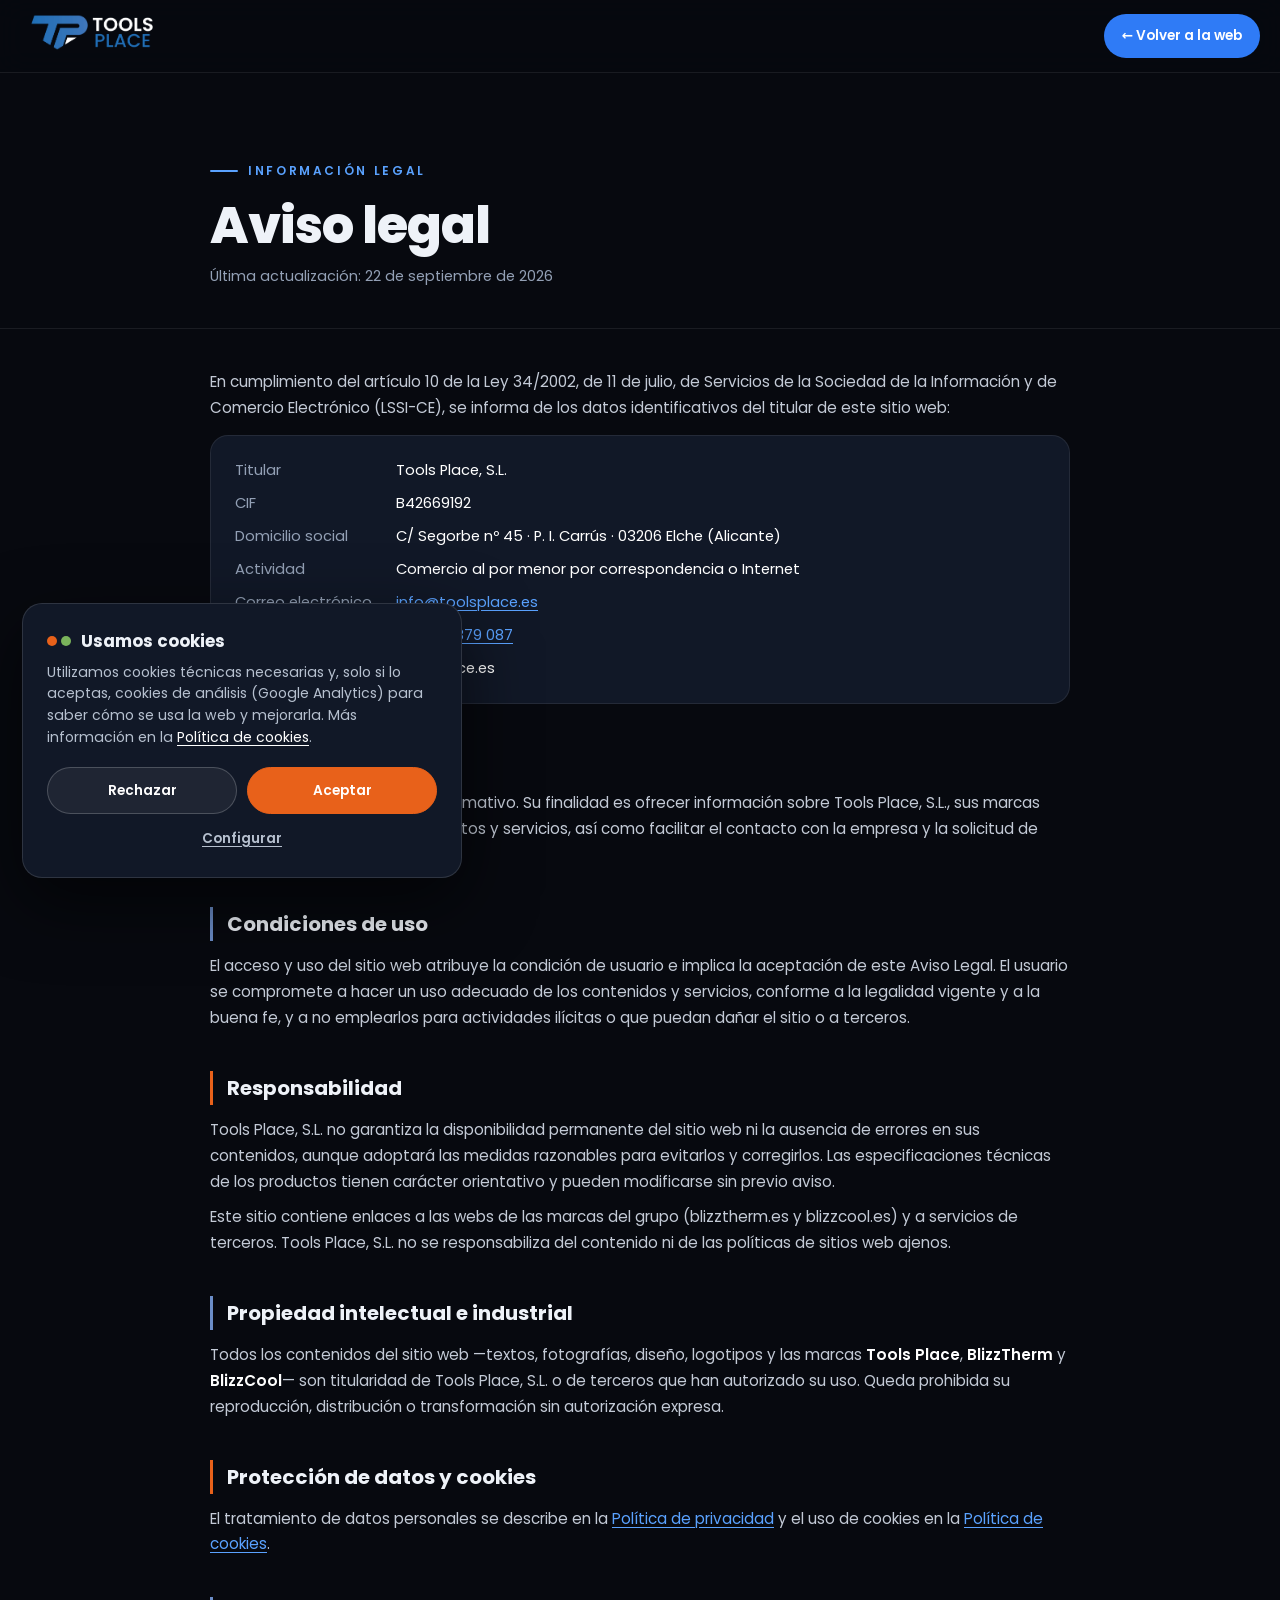
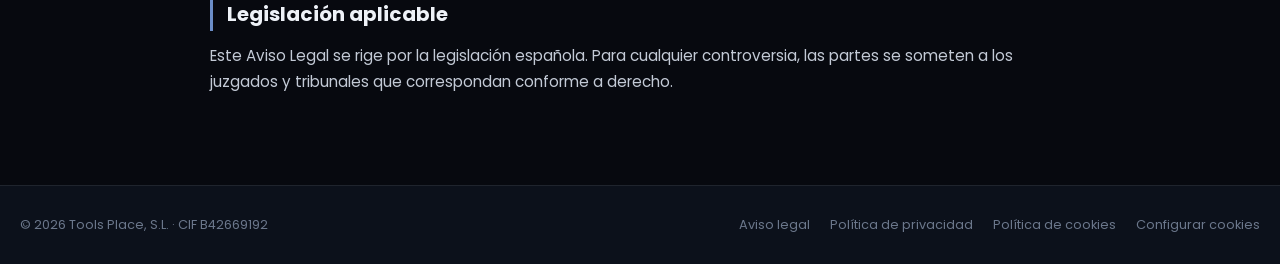
<file: aviso-legal.html>
<!DOCTYPE html>
<html lang="es">
<head>
<meta charset="UTF-8">
<meta name="viewport" content="width=device-width, initial-scale=1">
<title>Aviso legal | Tools Place</title>
<meta name="robots" content="noindex, follow">
<link rel="canonical" href="https://toolsplace.es/aviso-legal.html">
<link rel="icon" href="favicon.ico" sizes="48x48">
<link rel="icon" href="assets/icons/favicon-32.png" type="image/png" sizes="32x32">
<link rel="apple-touch-icon" href="assets/icons/apple-touch-icon.png">
<link rel="manifest" href="site.webmanifest">
<meta name="theme-color" content="#07090F">
<link rel="stylesheet" href="assets/css/fonts.css">
<link rel="stylesheet" href="assets/css/legal.css">
</head>
<body>
<header><div class="nav">
  <a href="index.html" aria-label="Tools Place · inicio"><img src="assets/img/Logo-Web-2-e1770219357109.webp" alt="Tools Place"></a>
  <a href="index.html" class="back">← Volver a la web</a>
</div></header>
<div class="head"><div class="wrap">
  <span class="eyebrow">Información legal</span>
  <h1>Aviso legal</h1>
  <p class="upd">Última actualización: 22 de septiembre de 2026</p>
</div></div>
<main><div class="wrap">
<p>En cumplimiento del artículo 10 de la Ley 34/2002, de 11 de julio, de Servicios de la Sociedad de la Información y de Comercio Electrónico (LSSI-CE), se informa de los datos identificativos del titular de este sitio web:</p>
<dl class="data">
  <dt>Titular</dt><dd>Tools Place, S.L.</dd>
  <dt>CIF</dt><dd>B42669192</dd>
  <dt>Domicilio social</dt><dd>C/ Segorbe nº 45 · P. I. Carrús · 03206 Elche (Alicante)</dd>
  <dt>Actividad</dt><dd>Comercio al por menor por correspondencia o Internet</dd>
  <dt>Correo electrónico</dt><dd><a href="mailto:info@toolsplace.es">info@toolsplace.es</a></dd>
  <dt>Teléfono</dt><dd><a href="tel:+34617879087">+34 617 879 087</a></dd>
  <dt>Dominio</dt><dd>toolsplace.es</dd>
</dl>

<h2>Objeto del sitio web</h2>
<p>Este sitio web tiene carácter informativo. Su finalidad es ofrecer información sobre Tools Place, S.L., sus marcas BlizzTherm y BlizzCool, sus productos y servicios, así como facilitar el contacto con la empresa y la solicitud de condiciones de pago aplazado.</p>

<h2>Condiciones de uso</h2>
<p>El acceso y uso del sitio web atribuye la condición de usuario e implica la aceptación de este Aviso Legal. El usuario se compromete a hacer un uso adecuado de los contenidos y servicios, conforme a la legalidad vigente y a la buena fe, y a no emplearlos para actividades ilícitas o que puedan dañar el sitio o a terceros.</p>

<h2>Responsabilidad</h2>
<p>Tools Place, S.L. no garantiza la disponibilidad permanente del sitio web ni la ausencia de errores en sus contenidos, aunque adoptará las medidas razonables para evitarlos y corregirlos. Las especificaciones técnicas de los productos tienen carácter orientativo y pueden modificarse sin previo aviso.</p>
<p>Este sitio contiene enlaces a las webs de las marcas del grupo (blizztherm.es y blizzcool.es) y a servicios de terceros. Tools Place, S.L. no se responsabiliza del contenido ni de las políticas de sitios web ajenos.</p>

<h2>Propiedad intelectual e industrial</h2>
<p>Todos los contenidos del sitio web —textos, fotografías, diseño, logotipos y las marcas <strong>Tools Place</strong>, <strong>BlizzTherm</strong> y <strong>BlizzCool</strong>— son titularidad de Tools Place, S.L. o de terceros que han autorizado su uso. Queda prohibida su reproducción, distribución o transformación sin autorización expresa.</p>

<h2>Protección de datos y cookies</h2>
<p>El tratamiento de datos personales se describe en la <a href="politica-de-privacidad.html">Política de privacidad</a> y el uso de cookies en la <a href="politica-de-cookies.html">Política de cookies</a>.</p>

<h2>Legislación aplicable</h2>
<p>Este Aviso Legal se rige por la legislación española. Para cualquier controversia, las partes se someten a los juzgados y tribunales que correspondan conforme a derecho.</p>
</div></main>
<footer><div class="wrap">
  <span>© <span id="yr"></span> Tools Place, S.L. · CIF B42669192</span>
  <nav><a href="aviso-legal.html">Aviso legal</a><a href="politica-de-privacidad.html">Política de privacidad</a><a href="politica-de-cookies.html">Política de cookies</a><a href="#" data-cookie-settings>Configurar cookies</a></nav>
</div></footer>
<script>document.getElementById('yr').textContent=new Date().getFullYear()</script>
<script src="assets/js/cookies.js" defer></script>
</body>
</html>
</file>
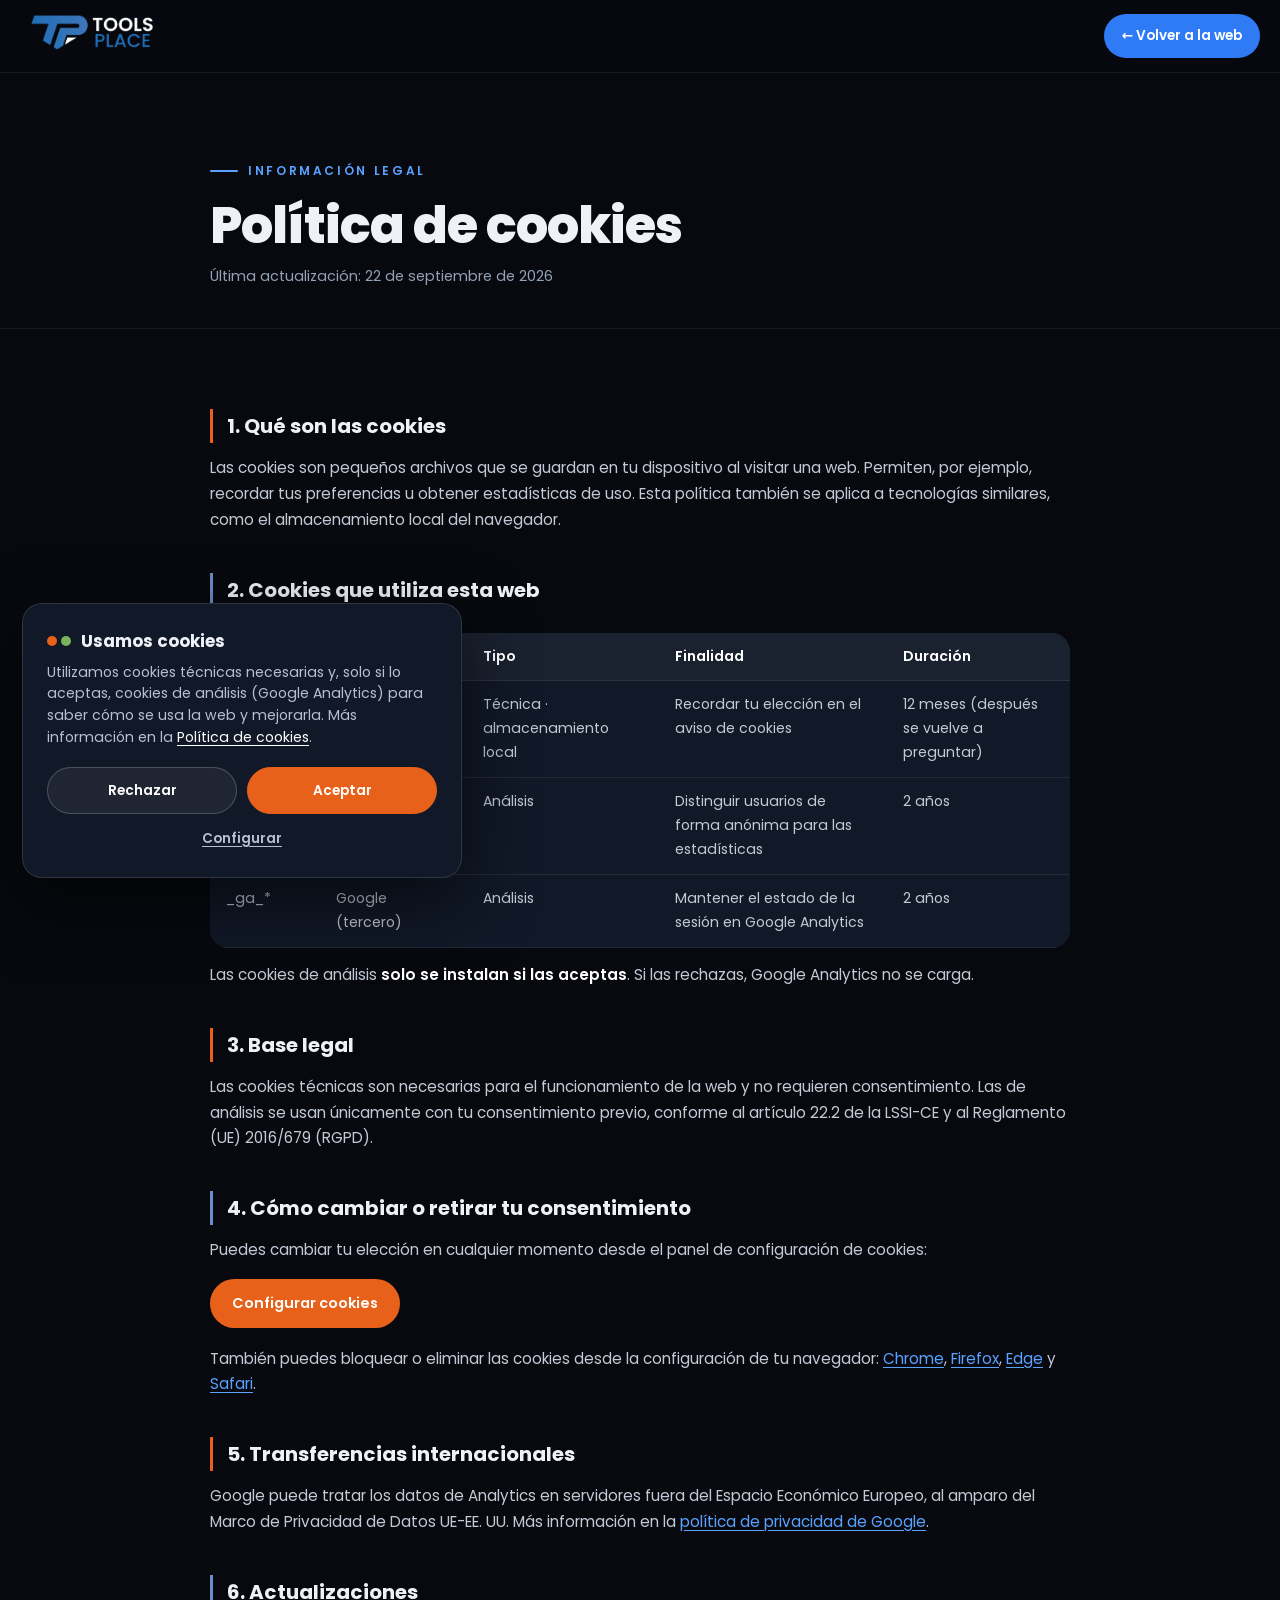
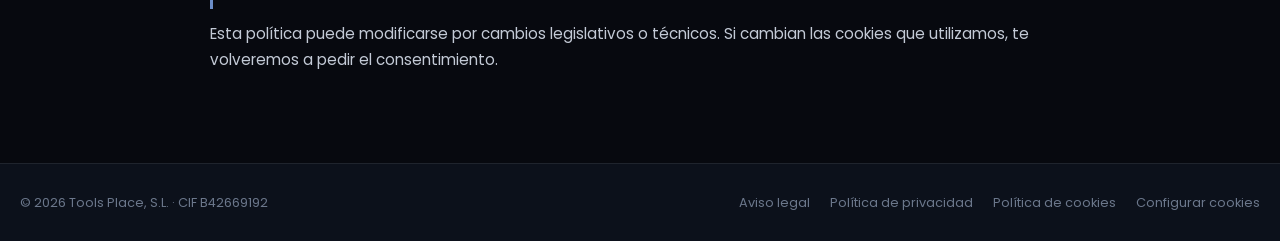
<file: politica-de-cookies.html>
<!DOCTYPE html>
<html lang="es">
<head>
<meta charset="UTF-8">
<meta name="viewport" content="width=device-width, initial-scale=1">
<title>Política de cookies | Tools Place</title>
<meta name="robots" content="noindex, follow">
<link rel="canonical" href="https://toolsplace.es/politica-de-cookies.html">
<link rel="icon" href="favicon.ico" sizes="48x48">
<link rel="icon" href="assets/icons/favicon-32.png" type="image/png" sizes="32x32">
<link rel="apple-touch-icon" href="assets/icons/apple-touch-icon.png">
<link rel="manifest" href="site.webmanifest">
<meta name="theme-color" content="#07090F">
<link rel="stylesheet" href="assets/css/fonts.css">
<link rel="stylesheet" href="assets/css/legal.css">
</head>
<body>
<header><div class="nav">
  <a href="index.html" aria-label="Tools Place · inicio"><img src="assets/img/Logo-Web-2-e1770219357109.webp" alt="Tools Place"></a>
  <a href="index.html" class="back">← Volver a la web</a>
</div></header>
<div class="head"><div class="wrap">
  <span class="eyebrow">Información legal</span>
  <h1>Política de cookies</h1>
  <p class="upd">Última actualización: 22 de septiembre de 2026</p>
</div></div>
<main><div class="wrap">
<h2>1. Qué son las cookies</h2>
<p>Las cookies son pequeños archivos que se guardan en tu dispositivo al visitar una web. Permiten, por ejemplo, recordar tus preferencias u obtener estadísticas de uso. Esta política también se aplica a tecnologías similares, como el almacenamiento local del navegador.</p>

<h2>2. Cookies que utiliza esta web</h2>
<div class="tbl-wrap"><table class="tbl">
  <thead><tr><th>Nombre</th><th>Proveedor</th><th>Tipo</th><th>Finalidad</th><th>Duración</th></tr></thead>
  <tbody>
    <tr><td>tp_cookies</td><td>toolsplace.es (propia)</td><td>Técnica · almacenamiento local</td><td>Recordar tu elección en el aviso de cookies</td><td>12 meses (después se vuelve a preguntar)</td></tr>
    <tr><td>_ga</td><td>Google (tercero)</td><td>Análisis</td><td>Distinguir usuarios de forma anónima para las estadísticas</td><td>2 años</td></tr>
    <tr><td>_ga_*</td><td>Google (tercero)</td><td>Análisis</td><td>Mantener el estado de la sesión en Google Analytics</td><td>2 años</td></tr>
  </tbody>
</table></div>
<p style="margin-top:14px">Las cookies de análisis <strong>solo se instalan si las aceptas</strong>. Si las rechazas, Google Analytics no se carga.</p>

<h2>3. Base legal</h2>
<p>Las cookies técnicas son necesarias para el funcionamiento de la web y no requieren consentimiento. Las de análisis se usan únicamente con tu consentimiento previo, conforme al artículo 22.2 de la LSSI-CE y al Reglamento (UE) 2016/679 (RGPD).</p>

<h2>4. Cómo cambiar o retirar tu consentimiento</h2>
<p>Puedes cambiar tu elección en cualquier momento desde el panel de configuración de cookies:</p>
<button type="button" class="btn" data-cookie-settings>Configurar cookies</button>
<p style="margin-top:18px">También puedes bloquear o eliminar las cookies desde la configuración de tu navegador:
<a href="https://support.google.com/chrome/answer/95647" target="_blank" rel="noopener">Chrome</a>,
<a href="https://support.mozilla.org/es/kb/Borrar%20cookies" target="_blank" rel="noopener">Firefox</a>,
<a href="https://support.microsoft.com/es-es/microsoft-edge/eliminar-las-cookies-en-microsoft-edge-63947406-40ac-c3b8-57b9-2a946a29ae09" target="_blank" rel="noopener">Edge</a> y
<a href="https://support.apple.com/es-es/guide/safari/sfri11471/mac" target="_blank" rel="noopener">Safari</a>.</p>

<h2>5. Transferencias internacionales</h2>
<p>Google puede tratar los datos de Analytics en servidores fuera del Espacio Económico Europeo, al amparo del Marco de Privacidad de Datos UE-EE. UU. Más información en la <a href="https://policies.google.com/privacy" target="_blank" rel="noopener">política de privacidad de Google</a>.</p>

<h2>6. Actualizaciones</h2>
<p>Esta política puede modificarse por cambios legislativos o técnicos. Si cambian las cookies que utilizamos, te volveremos a pedir el consentimiento.</p>
</div></main>
<footer><div class="wrap">
  <span>© <span id="yr"></span> Tools Place, S.L. · CIF B42669192</span>
  <nav><a href="aviso-legal.html">Aviso legal</a><a href="politica-de-privacidad.html">Política de privacidad</a><a href="politica-de-cookies.html">Política de cookies</a><a href="#" data-cookie-settings>Configurar cookies</a></nav>
</div></footer>
<script>document.getElementById('yr').textContent=new Date().getFullYear()</script>
<script src="assets/js/cookies.js" defer></script>
</body>
</html>
</file>
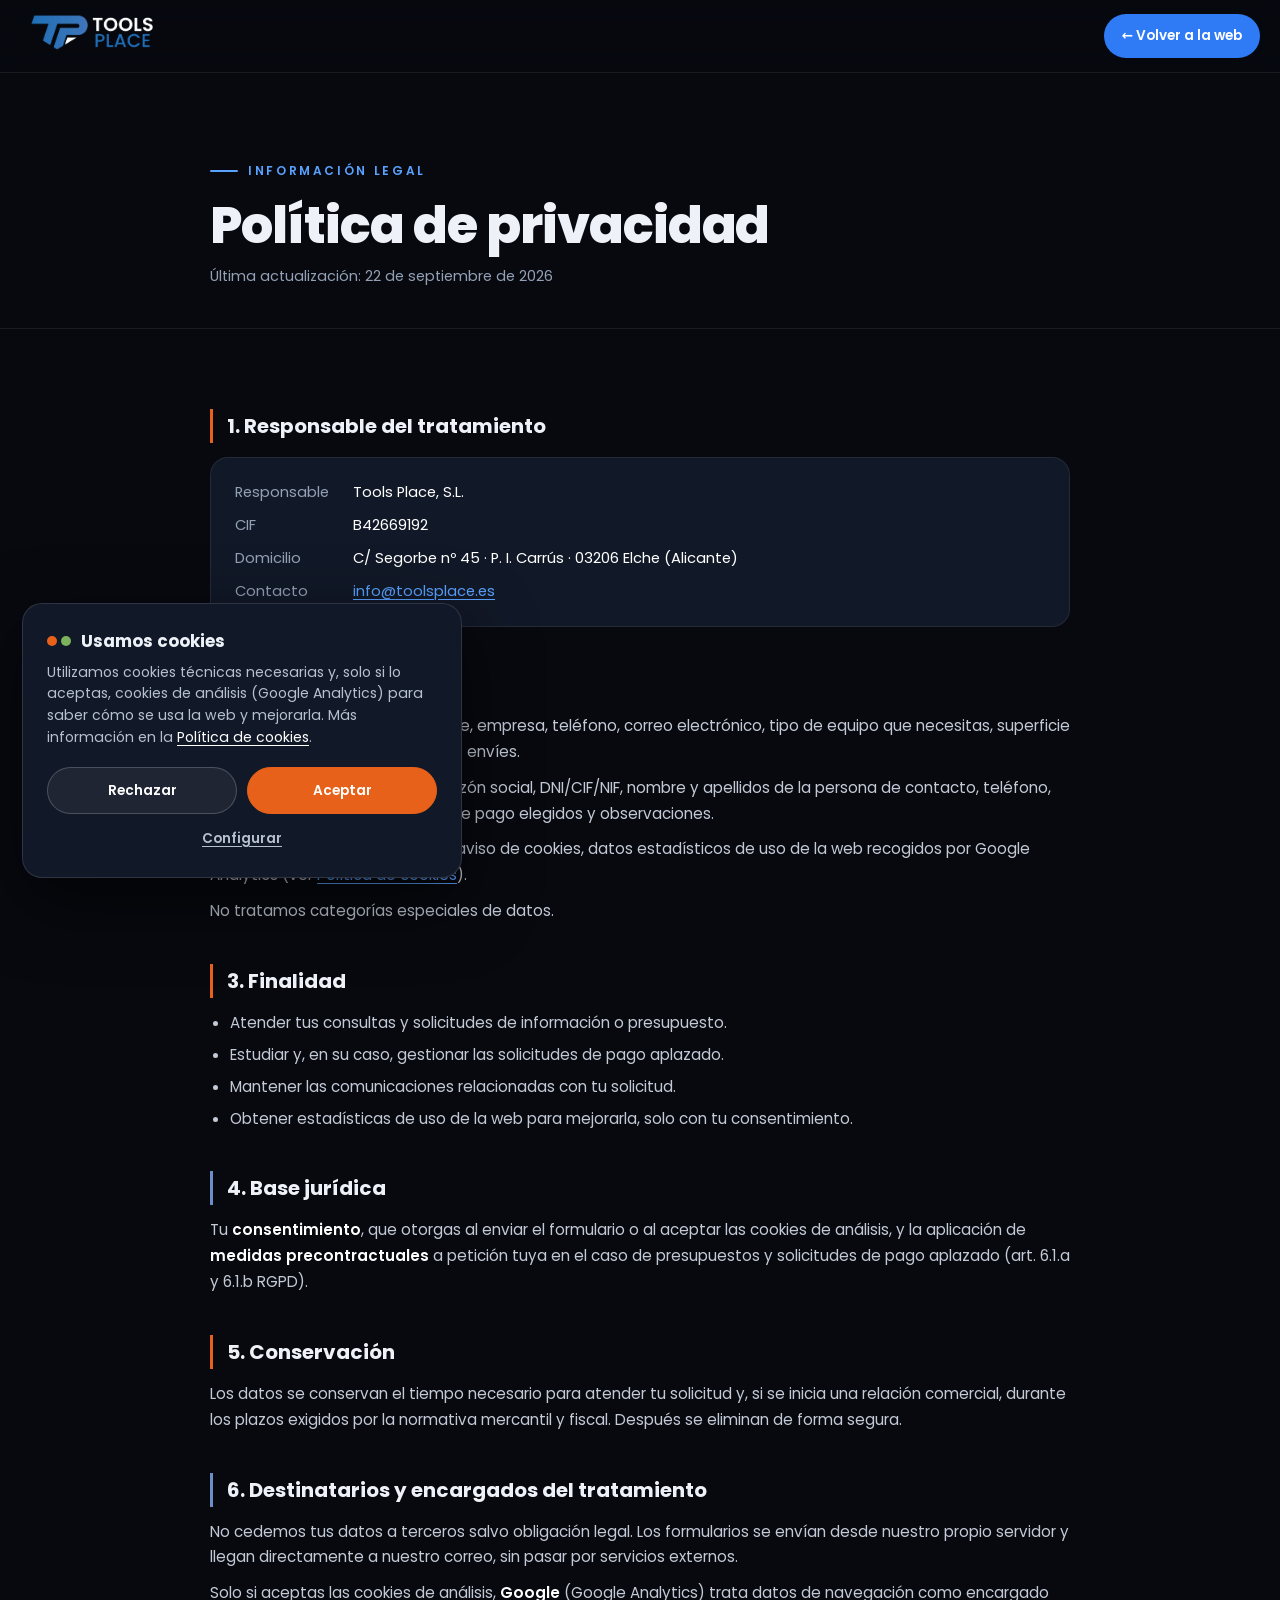
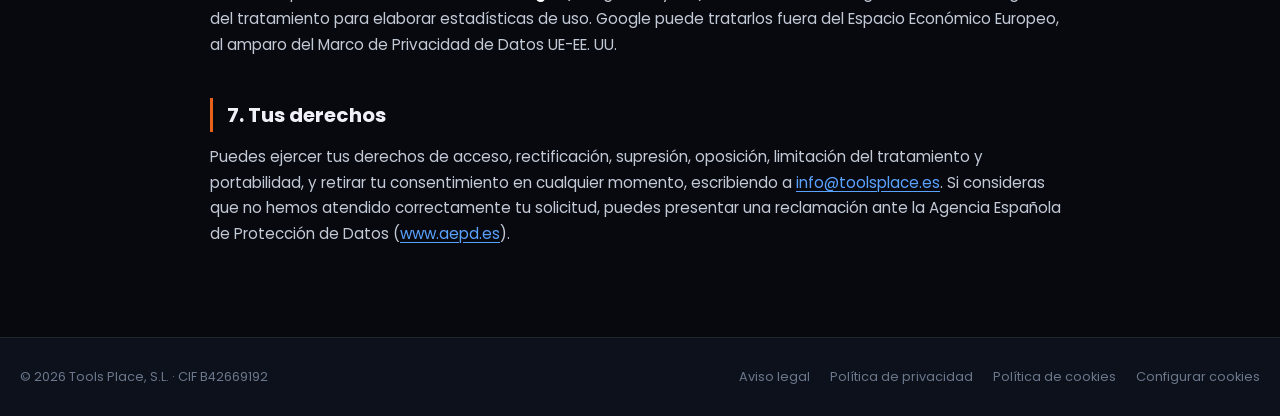
<file: politica-de-privacidad.html>
<!DOCTYPE html>
<html lang="es">
<head>
<meta charset="UTF-8">
<meta name="viewport" content="width=device-width, initial-scale=1">
<title>Política de privacidad | Tools Place</title>
<meta name="robots" content="noindex, follow">
<link rel="canonical" href="https://toolsplace.es/politica-de-privacidad.html">
<link rel="icon" href="favicon.ico" sizes="48x48">
<link rel="icon" href="assets/icons/favicon-32.png" type="image/png" sizes="32x32">
<link rel="apple-touch-icon" href="assets/icons/apple-touch-icon.png">
<link rel="manifest" href="site.webmanifest">
<meta name="theme-color" content="#07090F">
<link rel="stylesheet" href="assets/css/fonts.css">
<link rel="stylesheet" href="assets/css/legal.css">
</head>
<body>
<header><div class="nav">
  <a href="index.html" aria-label="Tools Place · inicio"><img src="assets/img/Logo-Web-2-e1770219357109.webp" alt="Tools Place"></a>
  <a href="index.html" class="back">← Volver a la web</a>
</div></header>
<div class="head"><div class="wrap">
  <span class="eyebrow">Información legal</span>
  <h1>Política de privacidad</h1>
  <p class="upd">Última actualización: 22 de septiembre de 2026</p>
</div></div>
<main><div class="wrap">
<h2>1. Responsable del tratamiento</h2>
<dl class="data">
  <dt>Responsable</dt><dd>Tools Place, S.L.</dd>
  <dt>CIF</dt><dd>B42669192</dd>
  <dt>Domicilio</dt><dd>C/ Segorbe nº 45 · P. I. Carrús · 03206 Elche (Alicante)</dd>
  <dt>Contacto</dt><dd><a href="mailto:info@toolsplace.es">info@toolsplace.es</a></dd>
</dl>

<h2>2. Qué datos tratamos</h2>
<p><strong>Formulario de contacto:</strong> nombre, empresa, teléfono, correo electrónico, tipo de equipo que necesitas, superficie aproximada y el mensaje que nos envíes.</p>
<p><strong>Solicitud de pago aplazado:</strong> razón social, DNI/CIF/NIF, nombre y apellidos de la persona de contacto, teléfono, correo electrónico, opción y día de pago elegidos y observaciones.</p>
<p><strong>Navegación:</strong> si lo aceptas en el aviso de cookies, datos estadísticos de uso de la web recogidos por Google Analytics (ver <a href="politica-de-cookies.html">Política de cookies</a>).</p>
<p>No tratamos categorías especiales de datos.</p>

<h2>3. Finalidad</h2>
<ul>
  <li>Atender tus consultas y solicitudes de información o presupuesto.</li>
  <li>Estudiar y, en su caso, gestionar las solicitudes de pago aplazado.</li>
  <li>Mantener las comunicaciones relacionadas con tu solicitud.</li>
  <li>Obtener estadísticas de uso de la web para mejorarla, solo con tu consentimiento.</li>
</ul>

<h2>4. Base jurídica</h2>
<p>Tu <strong>consentimiento</strong>, que otorgas al enviar el formulario o al aceptar las cookies de análisis, y la aplicación de <strong>medidas precontractuales</strong> a petición tuya en el caso de presupuestos y solicitudes de pago aplazado (art. 6.1.a y 6.1.b RGPD).</p>

<h2>5. Conservación</h2>
<p>Los datos se conservan el tiempo necesario para atender tu solicitud y, si se inicia una relación comercial, durante los plazos exigidos por la normativa mercantil y fiscal. Después se eliminan de forma segura.</p>

<h2>6. Destinatarios y encargados del tratamiento</h2>
<p>No cedemos tus datos a terceros salvo obligación legal. Los formularios se envían desde nuestro propio servidor y llegan directamente a nuestro correo, sin pasar por servicios externos.</p>
<p>Solo si aceptas las cookies de análisis, <strong>Google</strong> (Google Analytics) trata datos de navegación como encargado del tratamiento para elaborar estadísticas de uso. Google puede tratarlos fuera del Espacio Económico Europeo, al amparo del Marco de Privacidad de Datos UE-EE. UU.</p>

<h2>7. Tus derechos</h2>
<p>Puedes ejercer tus derechos de acceso, rectificación, supresión, oposición, limitación del tratamiento y portabilidad, y retirar tu consentimiento en cualquier momento, escribiendo a <a href="mailto:info@toolsplace.es">info@toolsplace.es</a>. Si consideras que no hemos atendido correctamente tu solicitud, puedes presentar una reclamación ante la Agencia Española de Protección de Datos (<a href="https://www.aepd.es" target="_blank" rel="noopener">www.aepd.es</a>).</p>
</div></main>
<footer><div class="wrap">
  <span>© <span id="yr"></span> Tools Place, S.L. · CIF B42669192</span>
  <nav><a href="aviso-legal.html">Aviso legal</a><a href="politica-de-privacidad.html">Política de privacidad</a><a href="politica-de-cookies.html">Política de cookies</a><a href="#" data-cookie-settings>Configurar cookies</a></nav>
</div></footer>
<script>document.getElementById('yr').textContent=new Date().getFullYear()</script>
<script src="assets/js/cookies.js" defer></script>
</body>
</html>
</file>
<file: assets/css/fonts.css>
/* Poppins (SIL Open Font License) · alojada localmente, subconjunto latin */
@font-face{font-family:'Poppins';font-style:normal;font-weight:400;font-display:swap;src:url('../fonts/poppins-400.woff2') format('woff2');unicode-range:U+0000-00FF, U+0131, U+0152-0153, U+02BB-02BC, U+02C6, U+02DA, U+02DC, U+0304, U+0308, U+0329, U+2000-206F, U+20AC, U+2122, U+2191, U+2193, U+2212, U+2215, U+FEFF, U+FFFD}
@font-face{font-family:'Poppins';font-style:normal;font-weight:500;font-display:swap;src:url('../fonts/poppins-500.woff2') format('woff2');unicode-range:U+0000-00FF, U+0131, U+0152-0153, U+02BB-02BC, U+02C6, U+02DA, U+02DC, U+0304, U+0308, U+0329, U+2000-206F, U+20AC, U+2122, U+2191, U+2193, U+2212, U+2215, U+FEFF, U+FFFD}
@font-face{font-family:'Poppins';font-style:normal;font-weight:600;font-display:swap;src:url('../fonts/poppins-600.woff2') format('woff2');unicode-range:U+0000-00FF, U+0131, U+0152-0153, U+02BB-02BC, U+02C6, U+02DA, U+02DC, U+0304, U+0308, U+0329, U+2000-206F, U+20AC, U+2122, U+2191, U+2193, U+2212, U+2215, U+FEFF, U+FFFD}
@font-face{font-family:'Poppins';font-style:normal;font-weight:700;font-display:swap;src:url('../fonts/poppins-700.woff2') format('woff2');unicode-range:U+0000-00FF, U+0131, U+0152-0153, U+02BB-02BC, U+02C6, U+02DA, U+02DC, U+0304, U+0308, U+0329, U+2000-206F, U+20AC, U+2122, U+2191, U+2193, U+2212, U+2215, U+FEFF, U+FFFD}
@font-face{font-family:'Poppins';font-style:normal;font-weight:800;font-display:swap;src:url('../fonts/poppins-800.woff2') format('woff2');unicode-range:U+0000-00FF, U+0131, U+0152-0153, U+02BB-02BC, U+02C6, U+02DA, U+02DC, U+0304, U+0308, U+0329, U+2000-206F, U+20AC, U+2122, U+2191, U+2193, U+2212, U+2215, U+FEFF, U+FFFD}
@font-face{font-family:'Poppins';font-style:normal;font-weight:900;font-display:swap;src:url('../fonts/poppins-900.woff2') format('woff2');unicode-range:U+0000-00FF, U+0131, U+0152-0153, U+02BB-02BC, U+02C6, U+02DA, U+02DC, U+0304, U+0308, U+0329, U+2000-206F, U+20AC, U+2122, U+2191, U+2193, U+2212, U+2215, U+FEFF, U+FFFD}
</file>
<file: assets/css/legal.css>
:root{--bg:#07090F;--bg-2:#0C111B;--panel:#111827;--line:rgba(255,255,255,.08);--text:#EEF2F8;--muted:#93A0B5;--tp:#2F7BF6;--tp-2:#5AA2FF;--heat:#E8611A;--cool:#6B8DC8}
*{box-sizing:border-box;margin:0;padding:0}
body{font-family:'Poppins',system-ui,sans-serif;background:var(--bg);color:var(--text);-webkit-font-smoothing:antialiased;line-height:1.7}
a{color:inherit}
.wrap{width:min(860px,100% - 40px);margin-inline:auto}
header{position:sticky;top:0;z-index:10;background:rgba(7,9,15,.85);backdrop-filter:blur(14px);border-bottom:1px solid var(--line)}
.nav{display:flex;align-items:center;justify-content:space-between;height:72px;width:min(1240px,100% - 40px);margin-inline:auto}
.nav img{height:36px;width:auto}
.back{display:inline-flex;align-items:center;gap:8px;padding:10px 18px;border-radius:999px;background:var(--tp);color:#fff;text-decoration:none;font-weight:600;font-size:.85rem}
.head{padding:80px 0 40px;border-bottom:1px solid var(--line)}
.eyebrow{display:inline-flex;align-items:center;gap:10px;font-size:.75rem;font-weight:600;letter-spacing:.22em;text-transform:uppercase;color:var(--tp-2)}
.eyebrow::before{content:"";width:28px;height:2px;background:currentColor;border-radius:2px}
h1{font-size:clamp(2rem,5vw,3.2rem);font-weight:800;letter-spacing:-.02em;line-height:1.1;margin:16px 0 10px}
.upd{color:var(--muted);font-size:.9rem}
main{padding:40px 0 90px}
main h2{font-size:1.25rem;font-weight:700;margin:40px 0 12px;padding-left:14px;border-left:3px solid var(--heat)}
main h2:nth-of-type(even){border-color:var(--cool)}
main p,main li{color:#c3cad6;font-size:.95rem}
main p+p{margin-top:10px}
main ul{margin:10px 0 0 20px;display:grid;gap:6px}
main strong{color:#fff;font-weight:600}
main a{color:var(--tp-2);text-underline-offset:3px}
.data{margin-top:14px;display:grid;grid-template-columns:auto 1fr;gap:8px 24px;padding:22px 24px;border-radius:18px;background:var(--panel);border:1px solid var(--line);font-size:.92rem}
.data dt{color:var(--muted)}.data dd{color:#fff}
.tbl{width:100%;margin-top:14px;border-collapse:collapse;font-size:.88rem;border-radius:18px;overflow:hidden;background:var(--panel)}
.tbl th,.tbl td{text-align:left;padding:12px 16px;border-bottom:1px solid var(--line);vertical-align:top}
.tbl th{color:#fff;font-weight:600;background:rgba(255,255,255,.04)}
.tbl td{color:#c3cad6}
.tbl-wrap{overflow-x:auto}
.btn{display:inline-block;margin-top:16px;padding:12px 22px;border-radius:999px;border:0;background:var(--heat);color:#fff;font:inherit;font-weight:600;font-size:.9rem;cursor:pointer}
footer{border-top:1px solid var(--line);background:var(--bg-2);padding:28px 0;font-size:.8rem;color:#6b778b}
footer .wrap{display:flex;justify-content:space-between;gap:18px;flex-wrap:wrap;width:min(1240px,100% - 40px)}
footer nav{display:flex;gap:20px;flex-wrap:wrap}
footer a{text-decoration:none}footer a:hover{color:#fff}
@media (max-width:640px){.wrap,.nav,footer .wrap{width:calc(100% - 32px)}.data{grid-template-columns:1fr;gap:2px}.data dd{margin-bottom:8px}}
</file>
